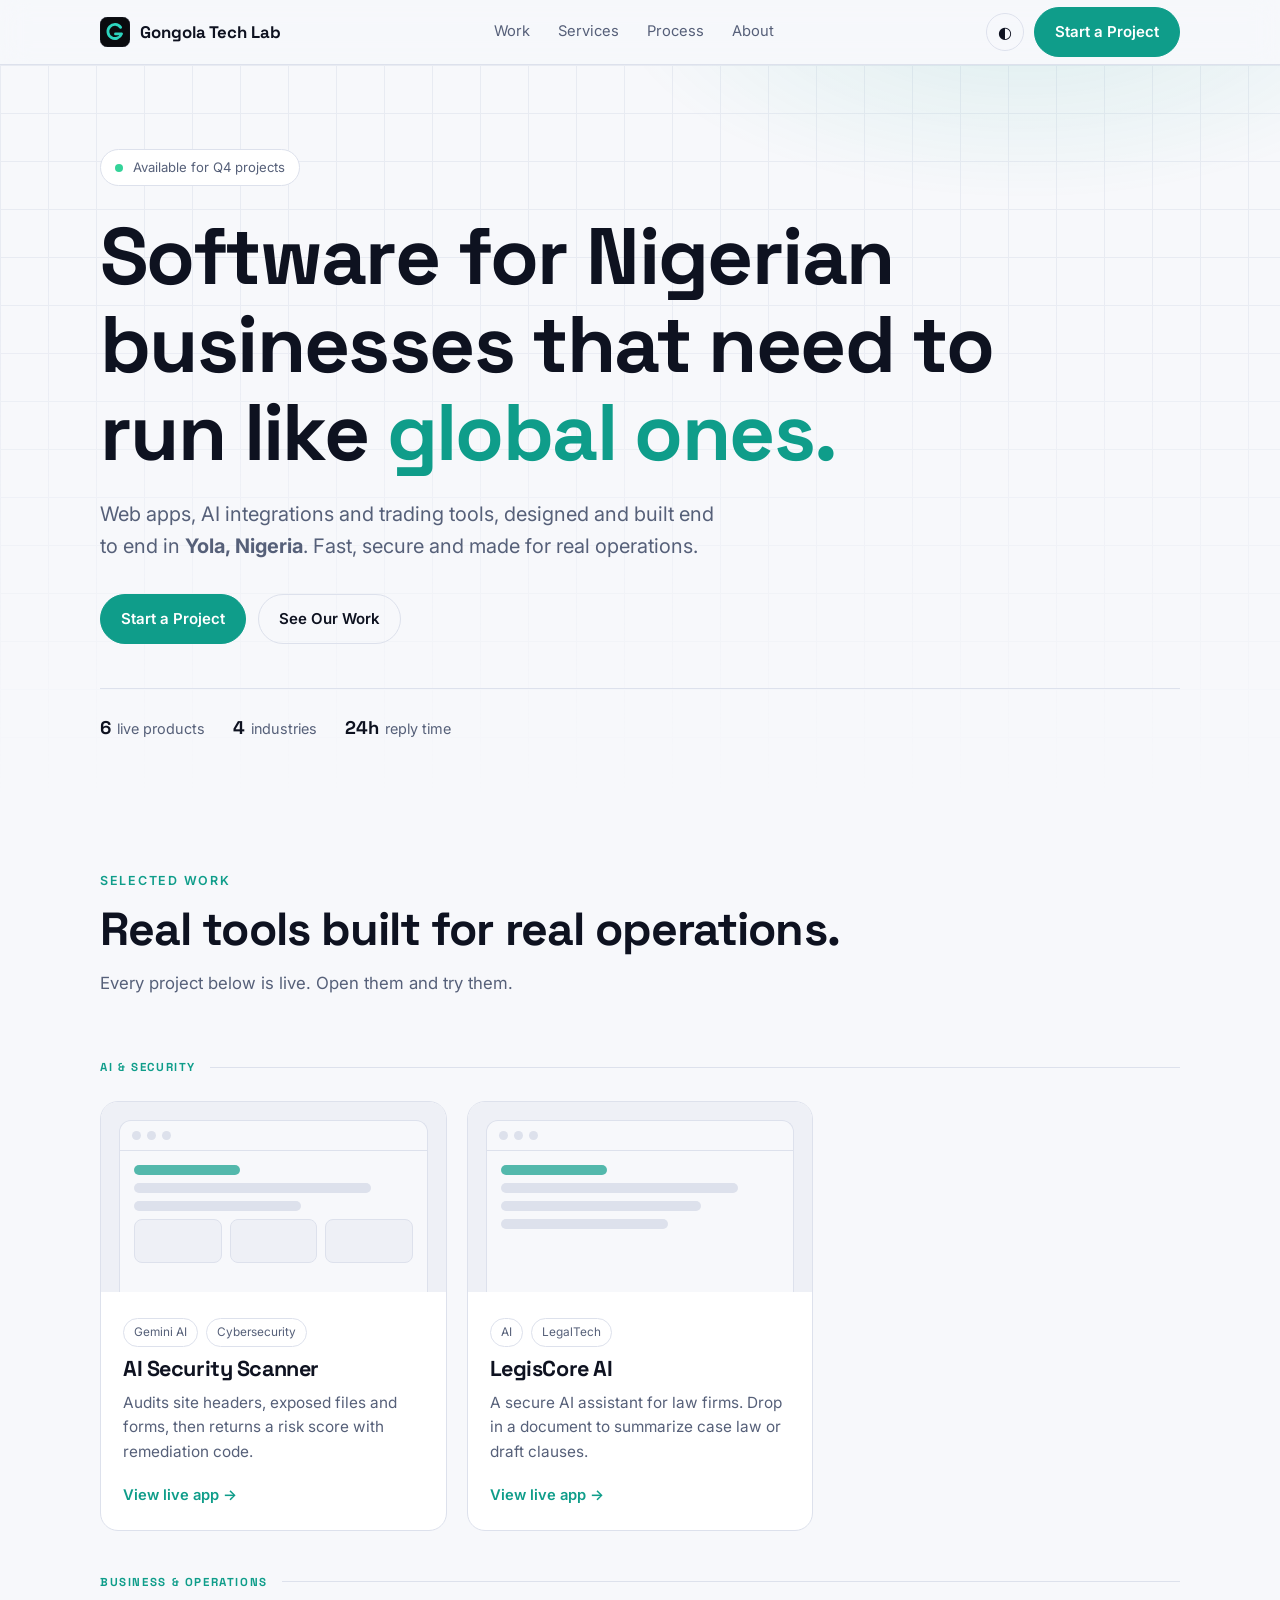
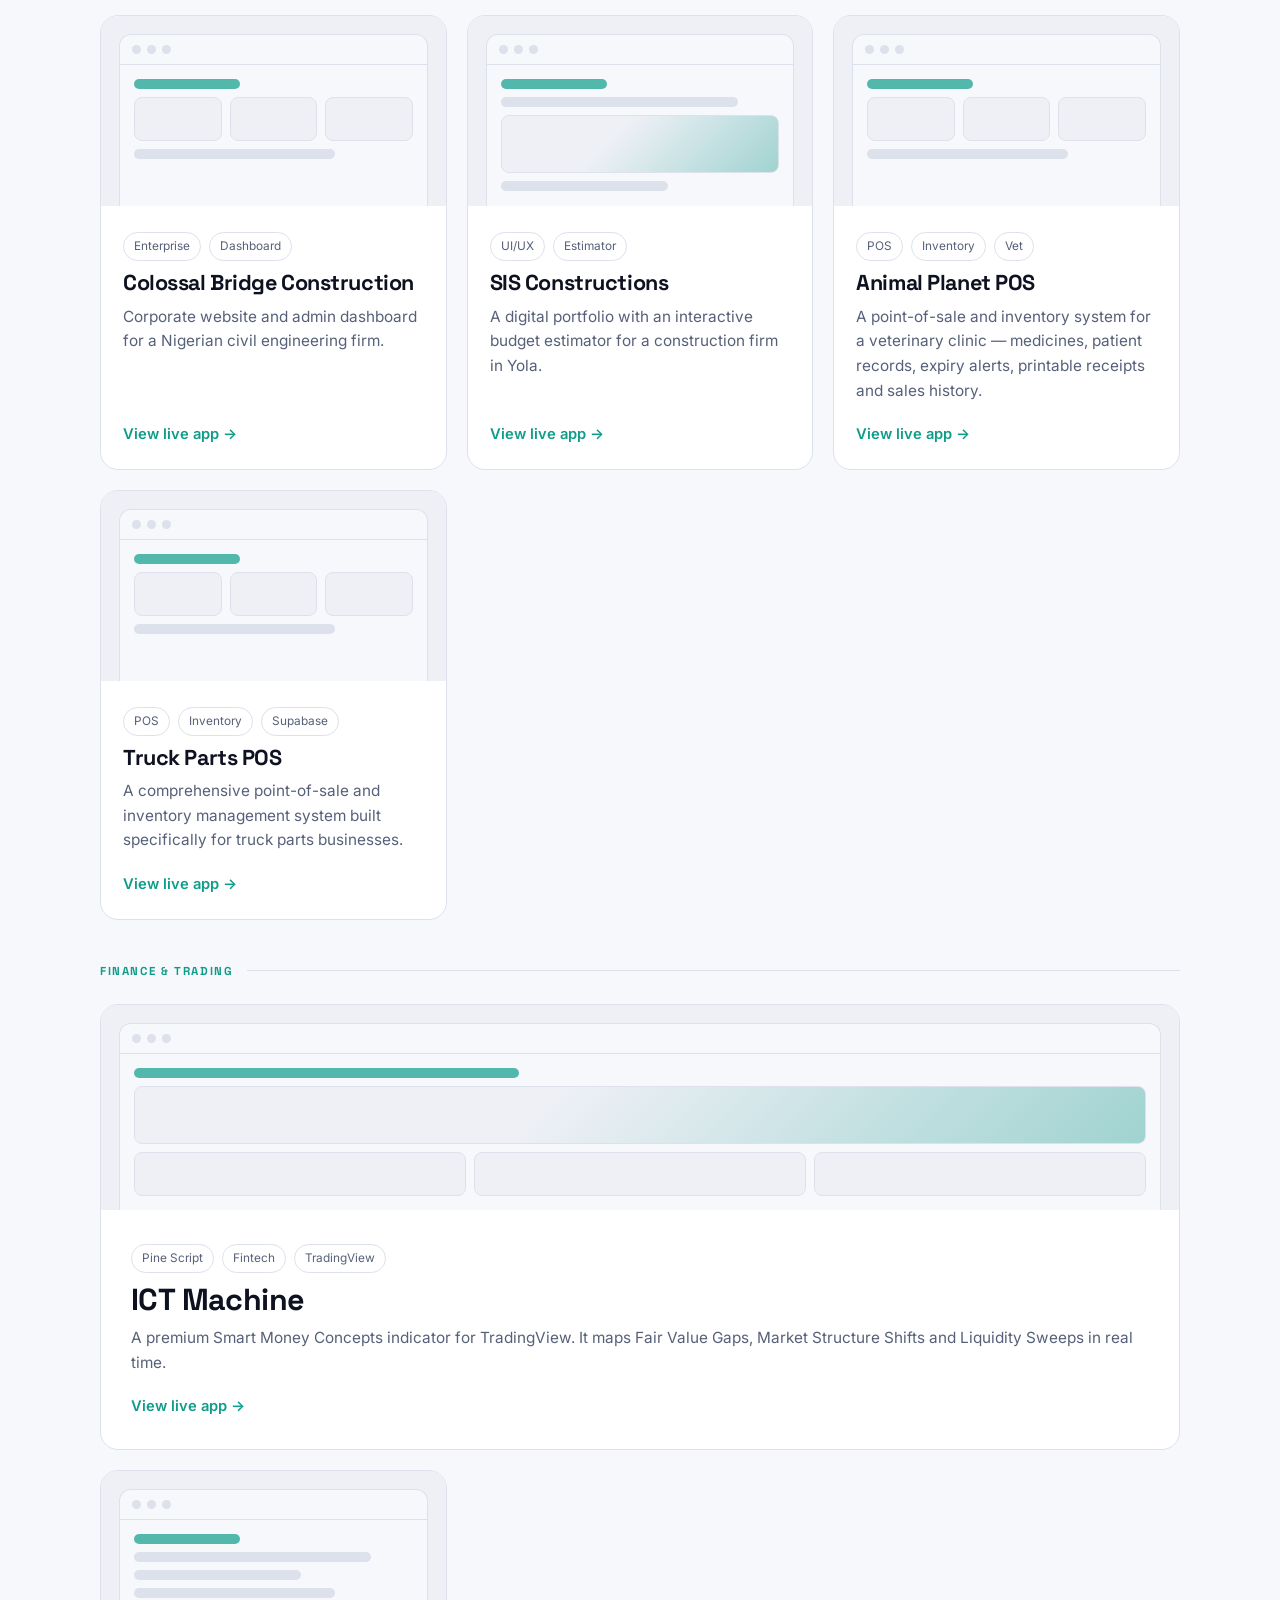
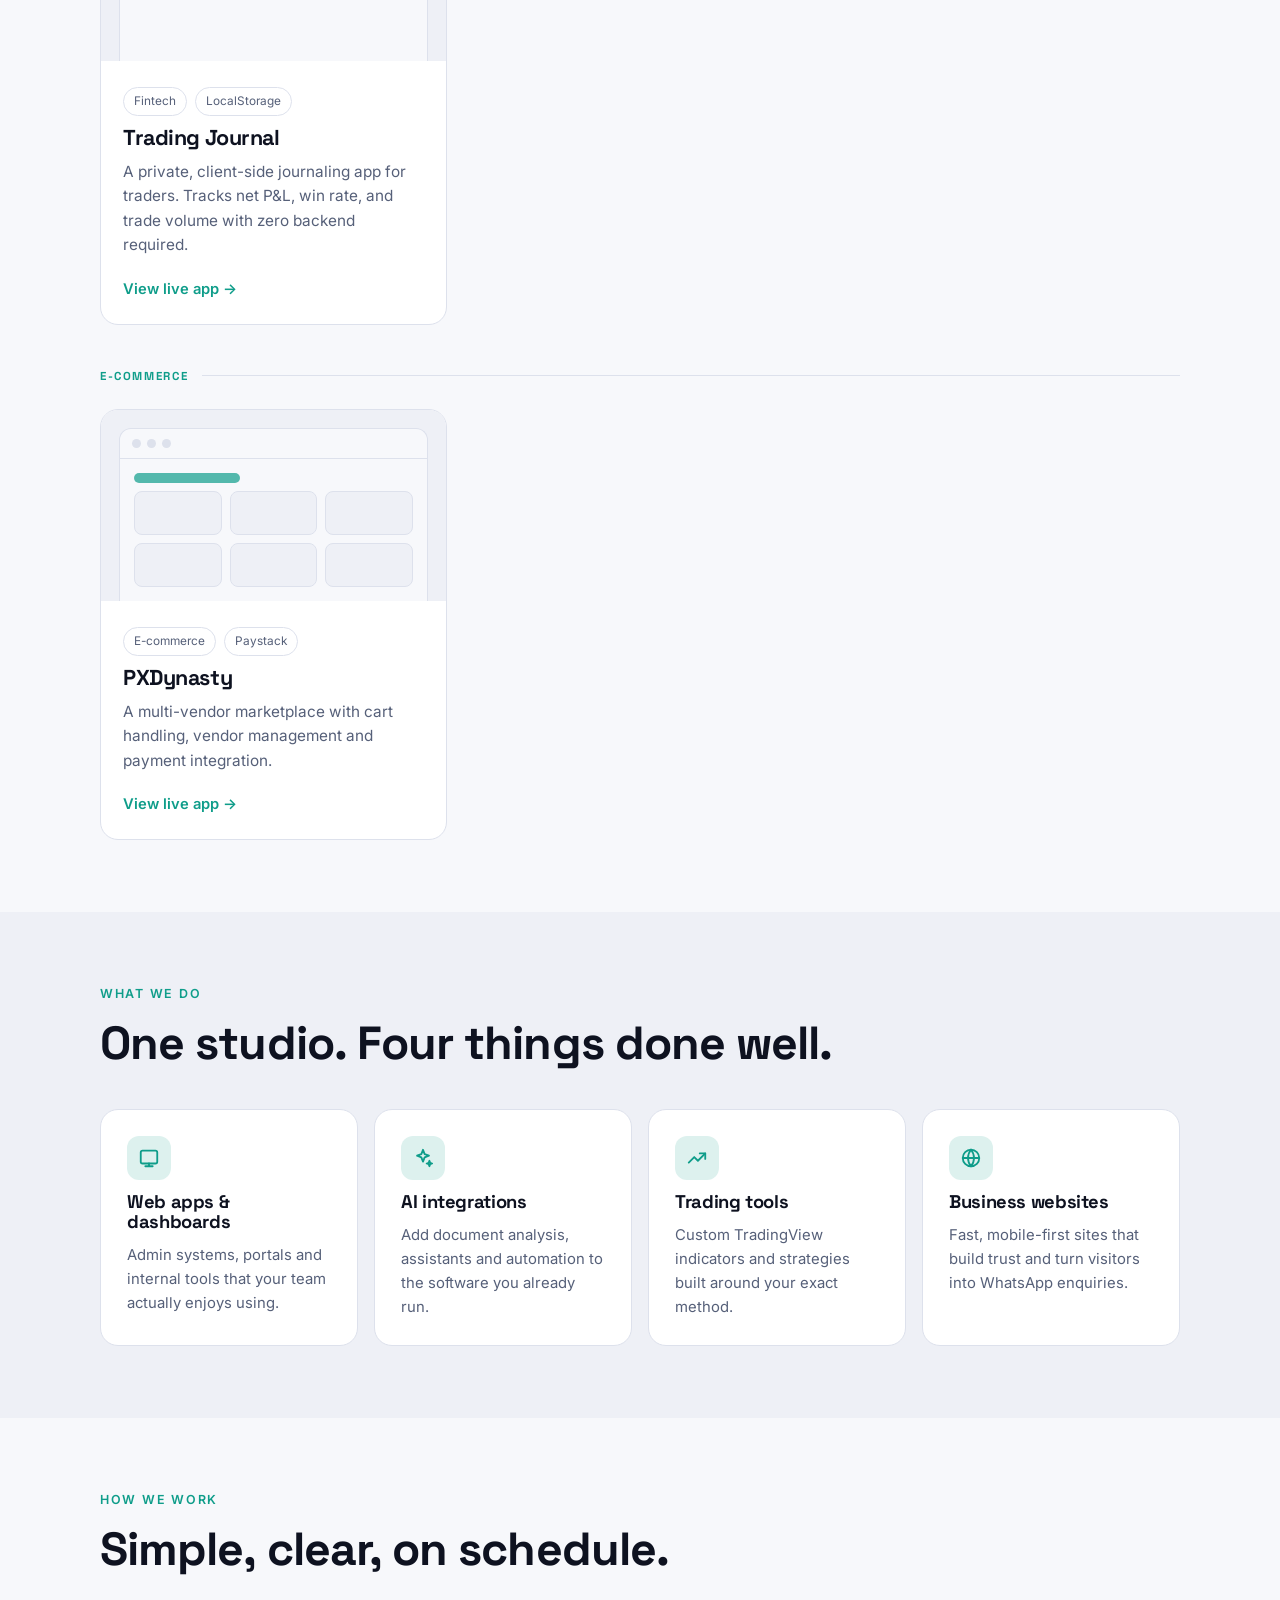
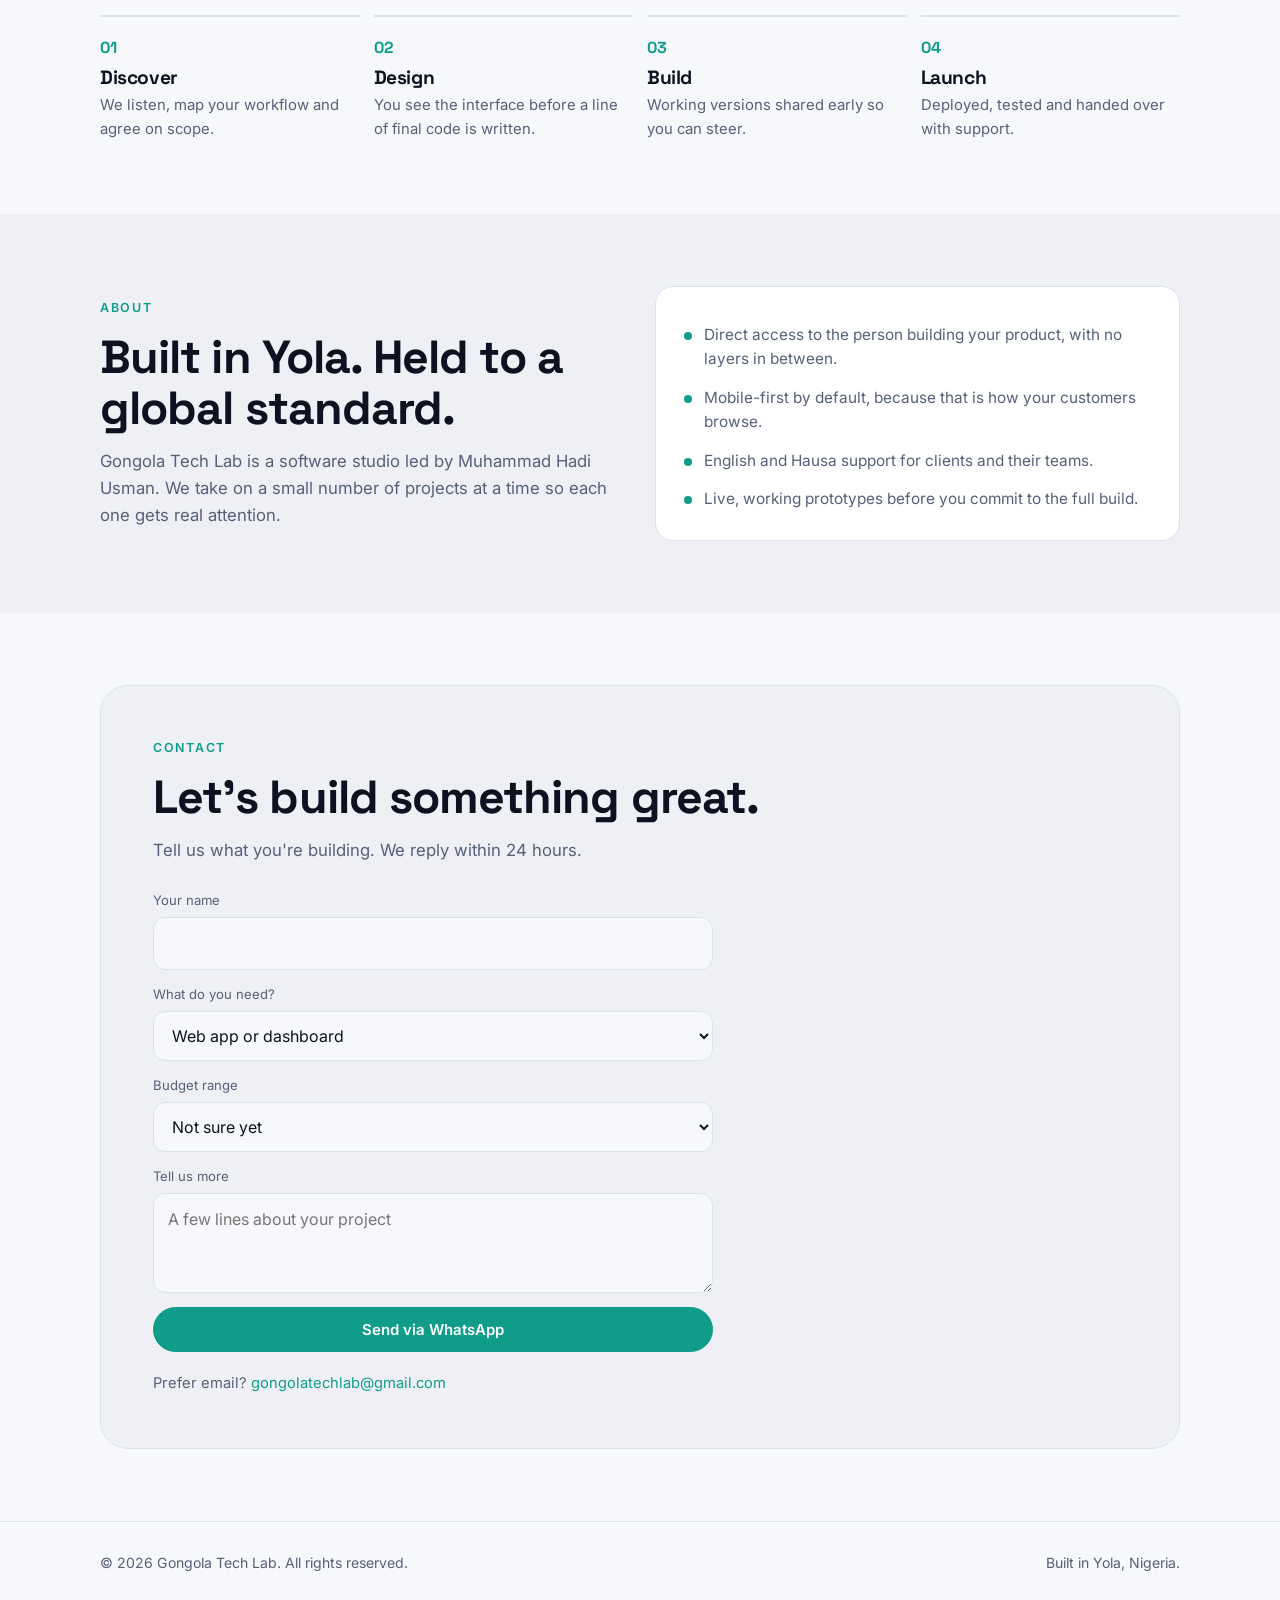
<file: index.html>
<!DOCTYPE html>
<html lang="en">
<head>
<meta charset="utf-8">
<meta name="viewport" content="width=device-width, initial-scale=1">
<title>Software Studio in Yola | Web Apps & AI | Gongola Tech Lab</title>
<meta name="description" content="Gongola Tech Lab is a top software development studio in Yola, Adamawa State. We build custom web apps, AI integrations, and business websites.">
<meta name="theme-color" content="#0A0B0F">
<meta property="og:title" content="Gongola Tech Lab | Software Studio, Yola">
<meta property="og:description" content="Web apps, AI integrations and trading tools. Built in Yola, shipped worldwide.">
<meta property="og:type" content="website">
<meta property="og:url" content="https://gongolatechlab.github.io/">
<meta name="twitter:card" content="summary">
<link rel="icon" href="data:image/svg+xml,%3Csvg xmlns='http://www.w3.org/2000/svg' viewBox='0 0 64 64'%3E%3Crect width='64' height='64' rx='16' fill='%230A0B0F'/%3E%3Cpath d='M44 22a15 15 0 1 0 2 14H33' fill='none' stroke='%232DD4BF' stroke-width='6' stroke-linecap='round' stroke-linejoin='round'/%3E%3C/svg%3E">
<link rel="preconnect" href="https://fonts.googleapis.com">
<link rel="preconnect" href="https://fonts.gstatic.com" crossorigin>
<link href="https://fonts.googleapis.com/css2?family=Inter:wght@400;500;600&family=Space+Grotesk:wght@500;600;700&display=swap" rel="stylesheet">
<style>
:root{
  --bg:#0A0B0F; --bg2:#10121A; --card:#12141C; --line:#222636;
  --text:#EDEFF5; --muted:#9AA1B5; --accent:#2DD4BF; --accent-ink:#04201C;
  --r:18px; --max:1120px;
}
@media (prefers-color-scheme: light){
  :root:not([data-theme="dark"]){
    --bg:#F7F8FB; --bg2:#EEF0F6; --card:#FFFFFF; --line:#DDE1EC;
    --text:#0E1220; --muted:#566079; --accent:#0F9D8A; --accent-ink:#FFFFFF;
  }
}
:root[data-theme="light"]{
  --bg:#F7F8FB; --bg2:#EEF0F6; --card:#FFFFFF; --line:#DDE1EC;
  --text:#0E1220; --muted:#566079; --accent:#0F9D8A; --accent-ink:#FFFFFF;
}
*{box-sizing:border-box;margin:0;padding:0}
html{scroll-behavior:smooth;scroll-padding-top:80px}
body{background:var(--bg);color:var(--text);font-family:Inter,system-ui,sans-serif;line-height:1.6;-webkit-font-smoothing:antialiased;padding-bottom:84px}
h1,h2,h3{font-family:'Space Grotesk',Inter,sans-serif;letter-spacing:-.02em;line-height:1.1}
a{color:inherit;text-decoration:none}
.wrap{max-width:var(--max);margin:0 auto;padding:0 20px}
section{padding:72px 0}
.eyebrow{font-size:.78rem;letter-spacing:.14em;text-transform:uppercase;color:var(--accent);font-weight:600;margin-bottom:14px}
h2{font-size:clamp(1.9rem,5vw,2.9rem);margin-bottom:14px}
.sub{color:var(--muted);max-width:560px;font-size:1.05rem}

/* nav */
nav{position:sticky;top:0;z-index:50;backdrop-filter:blur(14px);background:color-mix(in srgb,var(--bg) 78%,transparent);border-bottom:1px solid var(--line)}
.nav-in{display:flex;align-items:center;justify-content:space-between;height:64px}
.logo{display:flex;align-items:center;gap:10px;font-family:'Space Grotesk';font-weight:700;font-size:1.05rem}
.logo svg{width:30px;height:30px}
.links{display:none;gap:28px;font-size:.92rem;color:var(--muted)}
.links a:hover{color:var(--text)}
.btn{display:inline-flex;align-items:center;gap:8px;padding:12px 20px;border-radius:999px;font-weight:600;font-size:.94rem;border:1px solid var(--line);transition:transform .2s,box-shadow .2s,background .2s;cursor:pointer;font-family:inherit;color:var(--text);background:transparent}
.btn:hover{transform:translateY(-2px)}
.btn.primary{background:var(--accent);color:var(--accent-ink);border-color:var(--accent)}
.btn.primary:hover{box-shadow:0 8px 28px color-mix(in srgb,var(--accent) 40%,transparent)}
.nav-cta{display:none}
.theme{background:none;border:1px solid var(--line);color:var(--text);width:38px;height:38px;border-radius:50%;cursor:pointer;font-size:1rem}
@media(min-width:800px){.links{display:flex}.nav-cta{display:inline-flex}}

/* hero */
.hero{padding:84px 0 56px;position:relative;overflow:hidden}
.hero::before{content:"";position:absolute;inset:0;background:
  radial-gradient(600px 300px at 80% -10%,color-mix(in srgb,var(--accent) 22%,transparent),transparent 70%),
  linear-gradient(var(--line) 1px,transparent 1px) 0 0/48px 48px,
  linear-gradient(90deg,var(--line) 1px,transparent 1px) 0 0/48px 48px;
  opacity:.55;-webkit-mask-image:linear-gradient(#000 30%,transparent);mask-image:linear-gradient(#000 30%,transparent)}
.hero .wrap{position:relative}
.badge{display:inline-flex;align-items:center;gap:10px;border:1px solid var(--line);background:var(--card);padding:7px 14px;border-radius:999px;font-size:.82rem;color:var(--muted);margin-bottom:26px}
.dot{width:8px;height:8px;border-radius:50%;background:#34D399;box-shadow:0 0 0 0 rgba(52,211,153,.6);animation:pulse 2s infinite}
@keyframes pulse{70%{box-shadow:0 0 0 9px rgba(52,211,153,0)}100%{box-shadow:0 0 0 0 rgba(52,211,153,0)}}
h1{font-size:clamp(2.5rem,8.5vw,5rem);max-width:900px;margin-bottom:22px}
h1 em{font-style:normal;color:var(--accent)}
.hero p.lead{font-size:clamp(1.05rem,2.4vw,1.25rem);color:var(--muted);max-width:620px;margin-bottom:32px}
.cta-row{display:flex;flex-wrap:wrap;gap:12px}
.proof{display:flex;flex-wrap:wrap;gap:10px 28px;margin-top:44px;padding-top:24px;border-top:1px solid var(--line);color:var(--muted);font-size:.9rem}
.proof b{color:var(--text);font-family:'Space Grotesk';font-size:1.15rem;margin-right:6px}

/* work */
.grid{display:grid;gap:20px;margin-top:40px}
@media(min-width:760px){.grid{grid-template-columns:repeat(2,1fr)}.feature{grid-column:span 2}}
@media(min-width:1000px){.grid{grid-template-columns:repeat(3,1fr)}.feature{grid-column:span 3;display:grid;grid-template-columns:1.1fr 1fr;align-items:stretch}}
.card{background:var(--card);border:1px solid var(--line);border-radius:var(--r);overflow:hidden;display:flex;flex-direction:column;transition:transform .25s,border-color .25s,box-shadow .25s}
.card:hover{transform:translateY(-4px);border-color:color-mix(in srgb,var(--accent) 55%,var(--line));box-shadow:0 18px 50px -18px color-mix(in srgb,var(--accent) 40%,transparent)}
.shot{background:var(--bg2);padding:18px 18px 0;min-height:190px}
.frame{border:1px solid var(--line);border-bottom:0;border-radius:12px 12px 0 0;background:var(--bg);overflow:hidden;height:100%;min-height:170px}
.bar{display:flex;gap:6px;padding:10px 12px;border-bottom:1px solid var(--line)}
.bar i{width:9px;height:9px;border-radius:50%;background:var(--line)}
.mock{padding:14px;display:grid;gap:8px}
.mock b{display:block;height:10px;border-radius:6px;background:var(--line)}
.mock b.a{background:color-mix(in srgb,var(--accent) 70%,transparent);width:38%}
.mock b.w1{width:85%}.mock b.w2{width:60%}.mock b.w3{width:72%}
.mock .row{display:grid;grid-template-columns:repeat(3,1fr);gap:8px}
.mock .row span{height:44px;border-radius:8px;background:var(--bg2);border:1px solid var(--line)}
.mock .chart{height:58px;border-radius:8px;background:linear-gradient(135deg,transparent 40%,color-mix(in srgb,var(--accent) 35%,transparent)),var(--bg2);border:1px solid var(--line)}
.body{padding:22px;display:flex;flex-direction:column;gap:10px;flex:1}
.body h3{font-size:1.35rem}
.body p{color:var(--muted);font-size:.96rem}
.tags{display:flex;flex-wrap:wrap;gap:8px;margin-top:4px}
.tags span{font-size:.74rem;padding:4px 10px;border-radius:999px;border:1px solid var(--line);color:var(--muted)}
.view{margin-top:auto;padding-top:10px;font-weight:600;color:var(--accent);font-size:.92rem}
.feature .body{justify-content:center;padding:30px}
.feature .body h3{font-size:1.9rem}

/* services */
.svc{display:grid;gap:16px;margin-top:40px}
@media(min-width:700px){.svc{grid-template-columns:repeat(2,1fr)}}
@media(min-width:1000px){.svc{grid-template-columns:repeat(4,1fr)}}
.svc .card{padding:26px;gap:12px}
.ico{width:44px;height:44px;border-radius:12px;display:grid;place-items:center;background:color-mix(in srgb,var(--accent) 14%,transparent);color:var(--accent)}
.ico svg{width:22px;height:22px}
.svc h3{font-size:1.15rem}
.svc p{color:var(--muted);font-size:.93rem}

/* process */
.steps{display:grid;gap:14px;margin-top:40px;counter-reset:s}
@media(min-width:800px){.steps{grid-template-columns:repeat(4,1fr)}}
.step{border-top:2px solid var(--line);padding-top:18px;counter-increment:s}
.step::before{content:"0" counter(s);font-family:'Space Grotesk';color:var(--accent);font-weight:700}
.step h3{font-size:1.2rem;margin:6px 0}
.step p{color:var(--muted);font-size:.93rem}

/* about */
.about{display:grid;gap:30px;align-items:center}
@media(min-width:800px){.about{grid-template-columns:1fr 1fr}}
.about-card{background:var(--card);border:1px solid var(--line);border-radius:var(--r);padding:28px}
.about-card ul{list-style:none;display:grid;gap:14px;margin-top:8px}
.about-card li{display:flex;gap:12px;color:var(--muted);font-size:.96rem}
.about-card li::before{content:"";flex:none;width:8px;height:8px;margin-top:9px;border-radius:50%;background:var(--accent)}

/* contact */
.contact{background:var(--bg2);border:1px solid var(--line);border-radius:28px;padding:34px 22px}
@media(min-width:800px){.contact{padding:52px}}
form{display:grid;gap:14px;margin-top:26px;max-width:560px}
label{font-size:.82rem;color:var(--muted);display:grid;gap:6px}
input,select,textarea{background:var(--bg);color:var(--text);border:1px solid var(--line);border-radius:12px;padding:13px 14px;font:inherit;font-size:1rem;width:100%}
input:focus,select:focus,textarea:focus{outline:2px solid var(--accent);outline-offset:1px}
textarea{min-height:100px;resize:vertical}
.alt{margin-top:20px;color:var(--muted);font-size:.92rem}
.alt a{color:var(--accent)}

footer{border-top:1px solid var(--line);padding:30px 0;color:var(--muted);font-size:.88rem}
.foot{display:flex;flex-wrap:wrap;gap:10px;justify-content:space-between}

/* mobile bar */
.mbar{position:fixed;left:12px;right:12px;bottom:12px;z-index:60;display:flex;gap:10px;padding:10px;border-radius:999px;background:color-mix(in srgb,var(--card) 88%,transparent);backdrop-filter:blur(14px);border:1px solid var(--line);box-shadow:0 10px 40px rgba(0,0,0,.35)}
.mbar .btn{flex:1;justify-content:center;padding:12px 10px}
@media(min-width:800px){.mbar{display:none}body{padding-bottom:0}}

/* --- DIRECTIONAL WIPE & HOVER EFFECTS --- */
.rv-lr { opacity: 0; transform: translateX(-40px); transition: opacity 0.7s cubic-bezier(0.2, 0.8, 0.2, 1), transform 0.7s cubic-bezier(0.2, 0.8, 0.2, 1); }
.rv-rl { opacity: 0; transform: translateX(40px); transition: opacity 0.7s cubic-bezier(0.2, 0.8, 0.2, 1), transform 0.7s cubic-bezier(0.2, 0.8, 0.2, 1); }
.rv-tb { opacity: 0; transform: translateY(-40px); transition: opacity 0.7s cubic-bezier(0.2, 0.8, 0.2, 1), transform 0.7s cubic-bezier(0.2, 0.8, 0.2, 1); }
.rv-bt { opacity: 0; transform: translateY(40px); transition: opacity 0.7s cubic-bezier(0.2, 0.8, 0.2, 1), transform 0.7s cubic-bezier(0.2, 0.8, 0.2, 1); }
.rv-lr.in, .rv-rl.in, .rv-tb.in, .rv-bt.in { opacity: 1; transform: translate(0); }

/* Hover Wipe Overlay */
.card { position: relative; }
.card::before {
  content: ""; position: absolute; top: 0; left: -100%; width: 100%; height: 100%;
  background: linear-gradient(90deg, transparent, rgba(45, 212, 191, 0.08), transparent);
  transition: left 0.6s ease; pointer-events: none; z-index: 1;
}
.card:hover::before { left: 100%; }

@media(prefers-reduced-motion:reduce){
  *{animation:none!important;transition:none!important}
  .rv-lr,.rv-rl,.rv-tb,.rv-bt{opacity:1;transform:none}
  html{scroll-behavior:auto}
}
</style>

  <!-- Local Business Schema for SEO -->
  <script type="application/ld+json">
  {
    "@context": "https://schema.org",
    "@type": "ProfessionalService",
    "name": "Gongola Tech Lab",
    "image": "https://gongolatechlab.github.io/og-image.jpg",
    "@id": "https://gongolatechlab.github.io/",
    "url": "https://gongolatechlab.github.io/",
    "telephone": "+2349063200718",
    "email": "gongolatechlab@gmail.com",
    "address": {
      "@type": "PostalAddress",
      "addressLocality": "Jimeta-Yola",
      "addressRegion": "Adamawa",
      "addressCountry": "NG"
    },
    "areaServed": [
      {"@type": "City", "name": "Yola"},
      {"@type": "State", "name": "Adamawa"},
      {"@type": "Country", "name": "Nigeria"}
    ],
    "description": "Software development studio in Yola building custom web apps, AI integrations, and trading tools.",
    "sameAs": [
      "https://x.com/shehulhadii",
      "https://linkedin.com/in/shehulhadii"
    ]
  }
  </script>

</head>
<body>

<nav>
  <div class="wrap nav-in">
    <a href="#top" class="logo" aria-label="Gongola Tech Lab home">
      <svg viewBox="0 0 64 64"><rect width="64" height="64" rx="16" fill="#0A0B0F" stroke="#222636"/><path d="M44 22a15 15 0 1 0 2 14H33" fill="none" stroke="#2DD4BF" stroke-width="6" stroke-linecap="round" stroke-linejoin="round"/></svg>
      Gongola Tech Lab
    </a>
    <div class="links">
      <a href="#work">Work</a><a href="#services">Services</a><a href="#process">Process</a><a href="#about">About</a>
    </div>
    <div style="display:flex;gap:10px;align-items:center">
      <button class="theme" id="theme" aria-label="Toggle theme">&#9680;</button>
      <a href="#contact" class="btn primary nav-cta">Start a Project</a>
    </div>
  </div>
</nav>

<header class="hero" id="top">
  <div class="wrap">
    <div class="badge"><span class="dot"></span>Available for Q4 projects</div>
    <h1>Software for Nigerian businesses that need to run like <em>global ones.</em></h1>
    <p class="lead">Web apps, AI integrations and trading tools, designed and built end to end in <strong>Yola, Nigeria</strong>. Fast, secure and made for real operations.</p>
    <div class="cta-row">
      <a href="#contact" class="btn primary">Start a Project</a>
      <a href="#work" class="btn">See Our Work</a>
    </div>
    <div class="proof">
      <span><b>6</b>live products</span>
      <span><b>4</b>industries</span>
      <span><b>24h</b>reply time</span>
    </div>
  </div>
</header>

<section id="work">
  <div class="wrap">
    <div class="eyebrow rv-lr">Selected work</div>
    <h2>Real tools built for real operations.</h2>
    <p class="sub">Every project below is live. Open them and try them.</p>

    <div class="grid">
      <div class="cat-divider rv" style="grid-column:1/-1;width:100%;display:flex;align-items:center;gap:14px;margin:22px 0 4px">
        <span style="font-family:'Space Grotesk',sans-serif;font-size:.72rem;font-weight:700;letter-spacing:.14em;text-transform:uppercase;color:var(--accent)">AI &amp; Security</span>
        <span style="flex:1;height:1px;background:var(--line)"></span>
      </div>
      <a class="card rv" href="https://gongolatechlab.github.io/security-scanner/" target="_blank" rel="noopener">
        <div class="shot"><div class="frame"><div class="bar"><i></i><i></i><i></i></div><div class="mock"><b class="a"></b><b class="w1"></b><b class="w2"></b><div class="row"><span></span><span></span><span></span></div></div></div></div>
        <div class="body"><div class="tags"><span>Gemini AI</span><span>Cybersecurity</span></div><h3>AI Security Scanner</h3><p>Audits site headers, exposed files and forms, then returns a risk score with remediation code.</p><span class="view">View live app &rarr;</span></div>
      </a>
      <a class="card rv" href="https://gongolatechlab.github.io/ai-prototype/" target="_blank" rel="noopener">
        <div class="shot"><div class="frame"><div class="bar"><i></i><i></i><i></i></div><div class="mock"><b class="a"></b><b class="w1"></b><b class="w3"></b><b class="w2"></b></div></div></div>
        <div class="body"><div class="tags"><span>AI</span><span>LegalTech</span></div><h3>LegisCore AI</h3><p>A secure AI assistant for law firms. Drop in a document to summarize case law or draft clauses.</p><span class="view">View live app &rarr;</span></div>
      </a>
      <div class="cat-divider rv" style="grid-column:1/-1;width:100%;display:flex;align-items:center;gap:14px;margin:22px 0 4px">
        <span style="font-family:'Space Grotesk',sans-serif;font-size:.72rem;font-weight:700;letter-spacing:.14em;text-transform:uppercase;color:var(--accent)">Business &amp; Operations</span>
        <span style="flex:1;height:1px;background:var(--line)"></span>
      </div>
      <a class="card rv" href="https://gongolatechlab.github.io/cbcnigerialtd/" target="_blank" rel="noopener">
        <div class="shot"><div class="frame"><div class="bar"><i></i><i></i><i></i></div><div class="mock"><b class="a"></b><div class="row"><span></span><span></span><span></span></div><b class="w3"></b></div></div></div>
        <div class="body"><div class="tags"><span>Enterprise</span><span>Dashboard</span></div><h3>Colossal Bridge Construction</h3><p>Corporate website and admin dashboard for a Nigerian civil engineering firm.</p><span class="view">View live app &rarr;</span></div>
      </a>
      <a class="card rv" href="https://gongolatechlab.github.io/sis-construction/" target="_blank" rel="noopener">
        <div class="shot"><div class="frame"><div class="bar"><i></i><i></i><i></i></div><div class="mock"><b class="a"></b><b class="w1"></b><div class="chart"></div><b class="w2"></b></div></div></div>
        <div class="body"><div class="tags"><span>UI/UX</span><span>Estimator</span></div><h3>SIS Constructions</h3><p>A digital portfolio with an interactive budget estimator for a construction firm in Yola.</p><span class="view">View live app &rarr;</span></div>
      </a>
      <a class="card rv" href="https://gongolatechlab.github.io/animal-planet/pos/" target="_blank" rel="noopener">
        <div class="shot"><div class="frame"><div class="bar"><i></i><i></i><i></i></div><div class="mock"><b class="a"></b><div class="row"><span></span><span></span><span></span></div><b class="w3"></b></div></div></div>
        <div class="body"><div class="tags"><span>POS</span><span>Inventory</span><span>Vet</span></div><h3>Animal Planet POS</h3><p>A point-of-sale and inventory system for a veterinary clinic — medicines, patient records, expiry alerts, printable receipts and sales history.</p><span class="view">View live app &rarr;</span></div>
      </a>
      <a class="card rv" href="https://gongolatechlab.github.io/truckparts-pos/" target="_blank" rel="noopener">
        <div class="shot"><div class="frame"><div class="bar"><i></i><i></i><i></i></div><div class="mock"><b class="a"></b><div class="row"><span></span><span></span><span></span></div><b class="w3"></b></div></div></div>
        <div class="body"><div class="tags"><span>POS</span><span>Inventory</span><span>Supabase</span></div><h3>Truck Parts POS</h3><p>A comprehensive point-of-sale and inventory management system built specifically for truck parts businesses.</p><span class="view">View live app &rarr;</span></div>
      </a>
      <div class="cat-divider rv" style="grid-column:1/-1;width:100%;display:flex;align-items:center;gap:14px;margin:22px 0 4px">
        <span style="font-family:'Space Grotesk',sans-serif;font-size:.72rem;font-weight:700;letter-spacing:.14em;text-transform:uppercase;color:var(--accent)">Finance &amp; Trading</span>
        <span style="flex:1;height:1px;background:var(--line)"></span>
      </div>
      <a class="card feature rv" href="https://gongolatechlab.github.io/ict-machine/" target="_blank" rel="noopener">
        <div class="shot"><div class="frame"><div class="bar"><i></i><i></i><i></i></div><div class="mock"><b class="a"></b><div class="chart"></div><div class="row"><span></span><span></span><span></span></div></div></div></div>
        <div class="body">
          <div class="tags"><span>Pine Script</span><span>Fintech</span><span>TradingView</span></div>
          <h3>ICT Machine</h3>
          <p>A premium Smart Money Concepts indicator for TradingView. It maps Fair Value Gaps, Market Structure Shifts and Liquidity Sweeps in real time.</p>
          <span class="view">View live app &rarr;</span>
        </div>
      </a>
      <a class="card rv" href="https://gongolatechlab.github.io/trading-journal/" target="_blank" rel="noopener">
        <div class="shot"><div class="frame"><div class="bar"><i></i><i></i><i></i></div><div class="mock"><b class="a"></b><b class="w1"></b><b class="w2"></b><b class="w3"></b></div></div></div>
        <div class="body"><div class="tags"><span>Fintech</span><span>LocalStorage</span></div><h3>Trading Journal</h3><p>A private, client-side journaling app for traders. Tracks net P&L, win rate, and trade volume with zero backend required.</p><span class="view">View live app &rarr;</span></div>
      </a>
      <div class="cat-divider rv" style="grid-column:1/-1;width:100%;display:flex;align-items:center;gap:14px;margin:22px 0 4px">
        <span style="font-family:'Space Grotesk',sans-serif;font-size:.72rem;font-weight:700;letter-spacing:.14em;text-transform:uppercase;color:var(--accent)">E-commerce</span>
        <span style="flex:1;height:1px;background:var(--line)"></span>
      </div>
      <a class="card rv" href="https://shehulhadi.github.io/pxdynasty/" target="_blank" rel="noopener">
        <div class="shot"><div class="frame"><div class="bar"><i></i><i></i><i></i></div><div class="mock"><b class="a"></b><div class="row"><span></span><span></span><span></span></div><div class="row"><span></span><span></span><span></span></div></div></div></div>
        <div class="body"><div class="tags"><span>E-commerce</span><span>Paystack</span></div><h3>PXDynasty</h3><p>A multi-vendor marketplace with cart handling, vendor management and payment integration.</p><span class="view">View live app &rarr;</span></div>
      </a>
    </div>
  </div>
</section>

<section id="services" style="background:var(--bg2)">
  <div class="wrap">
    <div class="eyebrow rv-rl">What we do</div>
    <h2>One studio. Four things done well.</h2>
    <div class="svc">
      <div class="card rv"><div class="ico"><svg viewBox="0 0 24 24" fill="none" stroke="currentColor" stroke-width="2" stroke-linecap="round" stroke-linejoin="round"><rect x="3" y="4" width="18" height="14" rx="2"/><path d="M8 21h8M12 18v3"/></svg></div><h3>Web apps &amp; dashboards</h3><p>Admin systems, portals and internal tools that your team actually enjoys using.</p></div>
      <div class="card rv"><div class="ico"><svg viewBox="0 0 24 24" fill="none" stroke="currentColor" stroke-width="2" stroke-linecap="round" stroke-linejoin="round"><path d="M12 3l1.8 4.7L18.5 9.5l-4.7 1.8L12 16l-1.8-4.7L5.5 9.5l4.7-1.8z"/><path d="M19 15l.8 2.2L22 18l-2.2.8L19 21l-.8-2.2L16 18l2.2-.8z"/></svg></div><h3>AI integrations</h3><p>Add document analysis, assistants and automation to the software you already run.</p></div>
      <div class="card rv"><div class="ico"><svg viewBox="0 0 24 24" fill="none" stroke="currentColor" stroke-width="2" stroke-linecap="round" stroke-linejoin="round"><path d="M3 17l6-6 4 4 8-8"/><path d="M15 7h6v6"/></svg></div><h3>Trading tools</h3><p>Custom TradingView indicators and strategies built around your exact method.</p></div>
      <div class="card rv"><div class="ico"><svg viewBox="0 0 24 24" fill="none" stroke="currentColor" stroke-width="2" stroke-linecap="round" stroke-linejoin="round"><circle cx="12" cy="12" r="9"/><path d="M3 12h18M12 3a14 14 0 0 1 0 18M12 3a14 14 0 0 0 0 18"/></svg></div><h3>Business websites</h3><p>Fast, mobile-first sites that build trust and turn visitors into WhatsApp enquiries.</p></div>

      

    </div>
  </div>
</section>

<section id="process">
  <div class="wrap">
    <div class="eyebrow rv-lr">How we work</div>
    <h2>Simple, clear, on schedule.</h2>
    <div class="steps">
      <div class="step rv"><h3>Discover</h3><p>We listen, map your workflow and agree on scope.</p></div>
      <div class="step rv"><h3>Design</h3><p>You see the interface before a line of final code is written.</p></div>
      <div class="step rv"><h3>Build</h3><p>Working versions shared early so you can steer.</p></div>
      <div class="step rv"><h3>Launch</h3><p>Deployed, tested and handed over with support.</p></div>

      

    </div>
  </div>
</section>

<section id="about" style="background:var(--bg2)">
  <div class="wrap about">
    <div class="rv">
      <div class="eyebrow rv-rl">About</div>
      <h2>Built in Yola. Held to a global standard.</h2>
      <p class="sub">Gongola Tech Lab is a software studio led by Muhammad Hadi Usman. We take on a small number of projects at a time so each one gets real attention.</p>
    </div>
    <div class="about-card rv">
      <ul>
        <li>Direct access to the person building your product, with no layers in between.</li>
        <li>Mobile-first by default, because that is how your customers browse.</li>
        <li>English and Hausa support for clients and their teams.</li>
        <li>Live, working prototypes before you commit to the full build.</li>
      </ul>

      

    </div>
  </div>
</section>

<section id="contact">
  <div class="wrap">
    <div class="contact rv">
      <div class="eyebrow rv-lr">Contact</div>
      <h2>Let's build something great.</h2>
      <p class="sub">Tell us what you're building. We reply within 24 hours.</p>
      <form id="lead">
        <label>Your name<input name="name" required autocomplete="name"></label>
        <label>What do you need?
          <select name="need">
            <option>Web app or dashboard</option><option>AI integration</option><option>Trading indicator / strategy</option><option>Business website</option><option>Something else</option>
          </select>
        </label>
        <label>Budget range<select name="budget"><option>Not sure yet</option><option>Under &#8358;250,000</option><option>&#8358;250,000 – &#8358;1,000,000</option><option>&#8358;1,000,000+</option></select></label>
        <label>Tell us more<textarea name="msg" placeholder="A few lines about your project"></textarea></label>
        <button class="btn primary" type="submit" style="justify-content:center">Send via WhatsApp</button>
      </form>
      <p class="alt">Prefer email? <a href="mailto:gongolatechlab@gmail.com">gongolatechlab@gmail.com</a></p>

      

    </div>
  </div>
</section>

<footer>
  <div class="wrap foot">
    <span>&copy; 2026 Gongola Tech Lab. All rights reserved.</span>
    <span>Built in Yola, Nigeria.</span>
  </div>
</footer>

<div class="mbar">
  <a class="btn" href="https://wa.me/2349063200718" target="_blank" rel="noopener">WhatsApp</a>
  <a class="btn primary" href="#contact">Start a Project</a>
</div>

<script>
(function(){
  var io=new IntersectionObserver(function(es){
    es.forEach(function(e){
      if(e.isIntersecting){ e.target.classList.add('in'); io.unobserve(e.target); }
    })
  },{threshold:.12});

  // Auto-assign wipe directions to cards
  var cards = document.querySelectorAll('.card, .step');
  cards.forEach(function(el, index) {
    // Remove old class if it exists
    el.classList.remove('rv');
    // Assign alternating directions
    var dirs = ['rv-lr', 'rv-bt', 'rv-rl', 'rv-tb'];
    el.classList.add(dirs[index % 4]);
    io.observe(el);
  });

  // Observe other generic reveal elements
  document.querySelectorAll('.rv-tb, .rv-bt, .rv-lr, .rv-rl').forEach(function(el){
    if(!el.classList.contains('card') && !el.classList.contains('step')) {
       io.observe(el);
    }
  });

  document.getElementById('lead').addEventListener('submit',function(e){
    e.preventDefault();
    var f=new FormData(e.target);
    var t='Hello Gongola Tech Lab, my name is '+f.get('name')+'.%0AI need: '+f.get('need')+'%0ABudget: '+f.get('budget')+'%0A'+encodeURIComponent(f.get('msg')||'');
    window.open('https://wa.me/2349063200718?text='+t,'_blank');
  });

  var root=document.documentElement;
  try{var s=localStorage.getItem('gtl-theme');if(s)root.setAttribute('data-theme',s)}catch(e){}
  document.getElementById('theme').addEventListener('click',function(){
    var cur=root.getAttribute('data-theme')||(matchMedia('(prefers-color-scheme: light)').matches?'light':'dark');
    var next=cur==='dark'?'light':'dark';
    root.setAttribute('data-theme',next);
    try{localStorage.setItem('gtl-theme',next)}catch(e){}
  });
})();
</script>
</body>
</html>
</file>
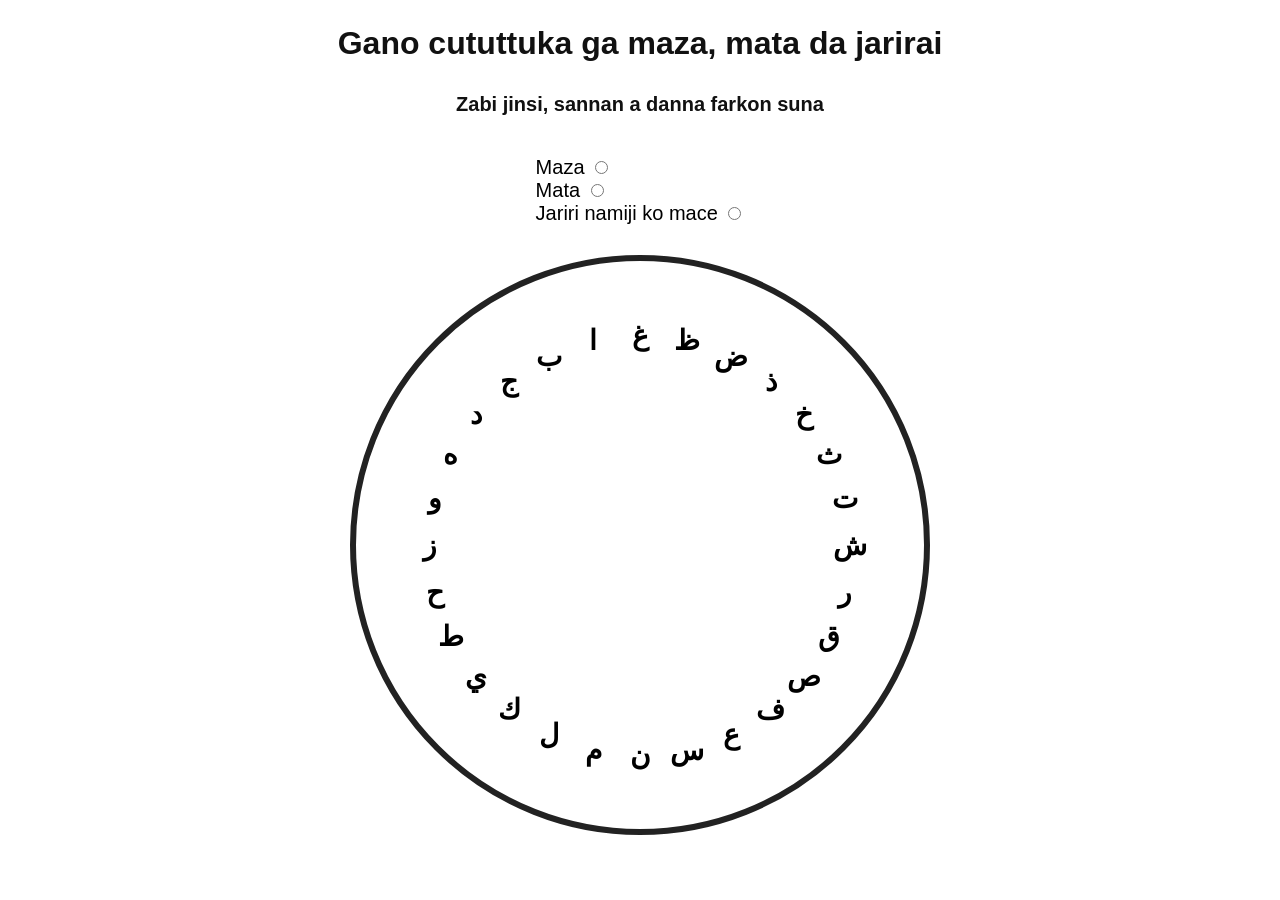
<file: dibbul-huruf/index.html>
<!doctype html>
<html lang="ar">
<head>
<meta charset="utf-8" />
<meta name="viewport" content="width=device-width,initial-scale=1" />
<title>Dibbul Huruf</title>

<style>
  :root{
    --count: 28;
    --step: calc(360deg / var(--count));
    --radius: 210px;
    --box-w: 62px;
    --box-h: 62px;
    --ring-size: 580px;
    --bg: #ffffff;
    --stroke: #222;
    --font-size-letter: 28px;
  }

  html,body{
    height:100%;
    margin:0;
    background:var(--bg);
    display:flex;
    flex-direction:column;
    align-items:center;
    justify-content:flex-start;
    font-family: "Noto Naskh Arabic","Scheherazade New","Amiri",sans-serif;
    direction: rtl;
    text-align:center;
  }

  h1{
    margin-top:25px;
    font-size:32px;
    color:#111;
    font-weight:700;
  }

  h3{
    margin-top:10px;
    font-size:20px;
    color:#111;
    font-weight:600;
  }

  .options{
    margin:20px 0 30px 0;
    font-size:20px;
    text-align:left;
  }

  .options label{
    margin:0 15px;
    cursor:pointer;
  }

  a{ text-decoration:none; color:inherit; }

  .stage{ width:var(--ring-size); height:var(--ring-size); position:relative; }

  .ring{
    position:absolute;
    inset:0;
    border-radius:50%;
    border:6px solid var(--stroke);
  }

  .slots{ position:absolute; inset:0; }

  .slot{
    --i: 0;
    position:absolute;
    width:var(--box-w);
    height:var(--box-h);
    left:calc(50% - var(--box-w)/2);
    top:calc(50% - var(--box-h)/2);
    transform:
      rotate(calc(var(--i)*var(--step)))
      translateY(calc(-1 * var(--radius)))
      rotate(calc(-1 * var(--i)*var(--step)));
  }

  .box{
    width:100%;
    height:100%;
    display:flex;
    justify-content:center;
    align-items:center;
    font-size:var(--font-size-letter);
    font-weight:700;
    color:#000;
  }

  @media (max-width:520px){
    :root{
      --ring-size: 360px;
      --radius: 135px;
      --box-w: 48px;
      --box-h: 48px;
      --font-size-letter: 20px;
    }
  }
</style>

<script>
function saveSelection(type){
  localStorage.setItem("selection", type);
}
</script>

</head>
<body>

<h1>Gano cututtuka ga maza, mata da jarirai</h1>
<h3>Zabi jinsi, sannan a danna farkon suna</h3>

<div class="options">
  <label>
    <input type="radio" name="opt" value="maza" onclick="saveSelection('maza')">
    Maza
  </label><br>
  <label>
    <input type="radio" name="opt" value="mata" onclick="saveSelection('mata')">
    Mata
  </label><br>
  <label>
    <input type="radio" name="opt" value="jariri" onclick="saveSelection('jariri')">
    Jariri namiji ko mace
  </label>
</div>

<div class="stage">
  <div class="ring"></div>

  <div class="slots">
    <div class="slot" style="--i:0"><a href="pages/ghayn.html" class="box letter-link">غ</a></div>
    <div class="slot" style="--i:1"><a href="pages/zha.html" class="box letter-link">ظ</a></div>
    <div class="slot" style="--i:2"><a href="pages/dad.html" class="box letter-link">ض</a></div>
    <div class="slot" style="--i:3"><a href="pages/dhal.html" class="box letter-link">ذ</a></div>
    <div class="slot" style="--i:4"><a href="pages/kha.html" class="box letter-link">خ</a></div>
    <div class="slot" style="--i:5"><a href="pages/tha.html" class="box letter-link">ث</a></div>
    <div class="slot" style="--i:6"><a href="pages/ta2.html" class="box letter-link">ت</a></div>
    <div class="slot" style="--i:7"><a href="pages/shin.html" class="box letter-link">ش</a></div>
    <div class="slot" style="--i:8"><a href="pages/ra.html" class="box letter-link">ر</a></div>
    <div class="slot" style="--i:9"><a href="pages/qaf.html" class="box letter-link">ق</a></div>
    <div class="slot" style="--i:10"><a href="pages/sad.html" class="box letter-link">ص</a></div>
    <div class="slot" style="--i:11"><a href="pages/fa.html" class="box letter-link">ف</a></div>
    <div class="slot" style="--i:12"><a href="pages/ayn.html" class="box letter-link">ع</a></div>
    <div class="slot" style="--i:13"><a href="pages/sin.html" class="box letter-link">س</a></div>
    <div class="slot" style="--i:14"><a href="pages/nun.html" class="box letter-link">ن</a></div>
    <div class="slot" style="--i:15"><a href="pages/mim.html" class="box letter-link">م</a></div>
    <div class="slot" style="--i:16"><a href="pages/lam.html" class="box letter-link">ل</a></div>
    <div class="slot" style="--i:17"><a href="pages/kaf.html" class="box letter-link">ك</a></div>
    <div class="slot" style="--i:18"><a href="pages/ya.html" class="box letter-link">ي</a></div>
    <div class="slot" style="--i:19"><a href="pages/ta.html" class="box letter-link">ط</a></div>
    <div class="slot" style="--i:20"><a href="pages/ha2.html" class="box letter-link">ح</a></div>
    <div class="slot" style="--i:21"><a href="pages/zal.html" class="box letter-link">ز</a></div>
    <div class="slot" style="--i:22"><a href="pages/waw.html" class="box letter-link">و</a></div>
    <div class="slot" style="--i:23"><a href="pages/ha.html" class="box letter-link">ه</a></div>
    <div class="slot" style="--i:24"><a href="pages/dal.html" class="box letter-link">د</a></div>
    <div class="slot" style="--i:25"><a href="pages/jim.html" class="box letter-link">ج</a></div>
    <div class="slot" style="--i:26"><a href="pages/ba.html" class="box letter-link">ب</a></div>
    <div class="slot" style="--i:27"><a href="pages/alif.html" class="box letter-link">ا</a></div>
  </div>
</div>

<script>
document.querySelectorAll(".letter-link").forEach(link => {
  link.addEventListener("click", function(e){
    const selected = document.querySelector('input[name="opt"]:checked');
    if (!selected) {
      e.preventDefault();
      alert("A fara zabar jinsi kafin a danna harafi.");
    }
  });
});
</script>

</body>
</html>
</file>
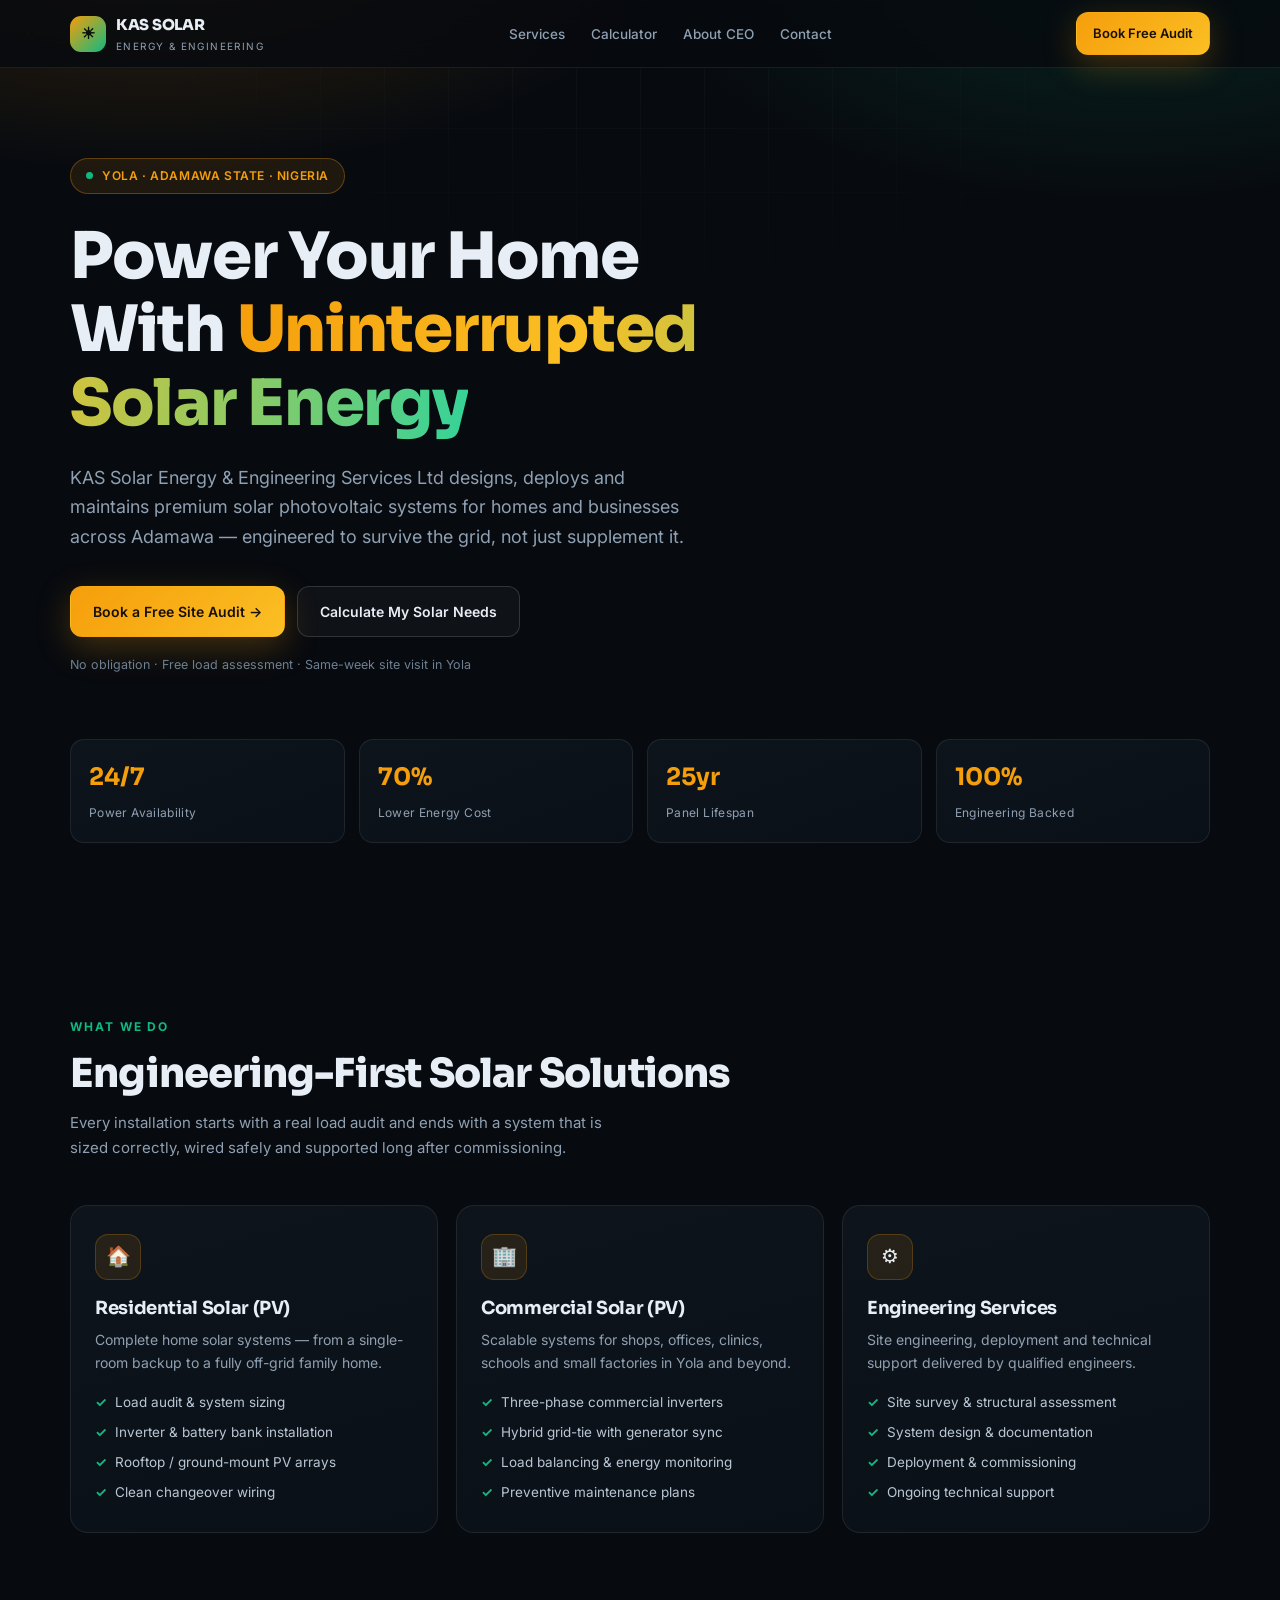
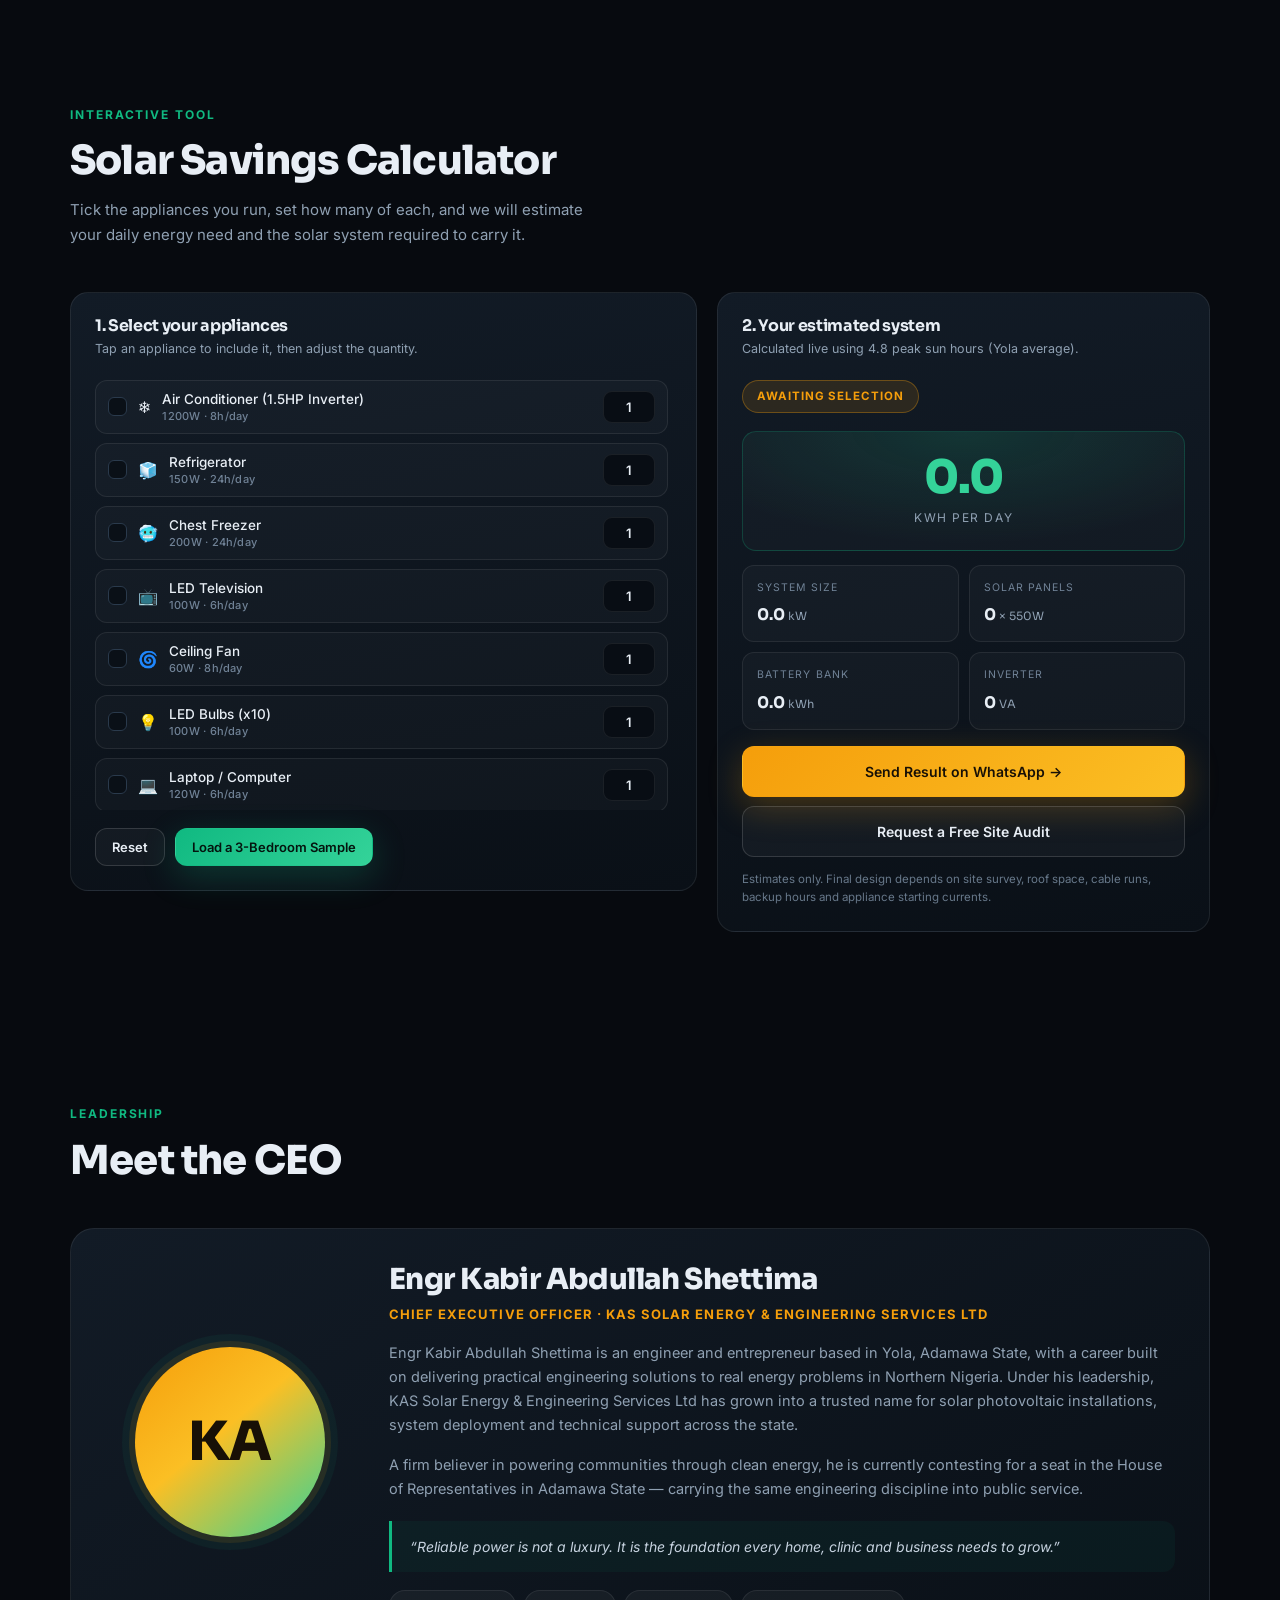
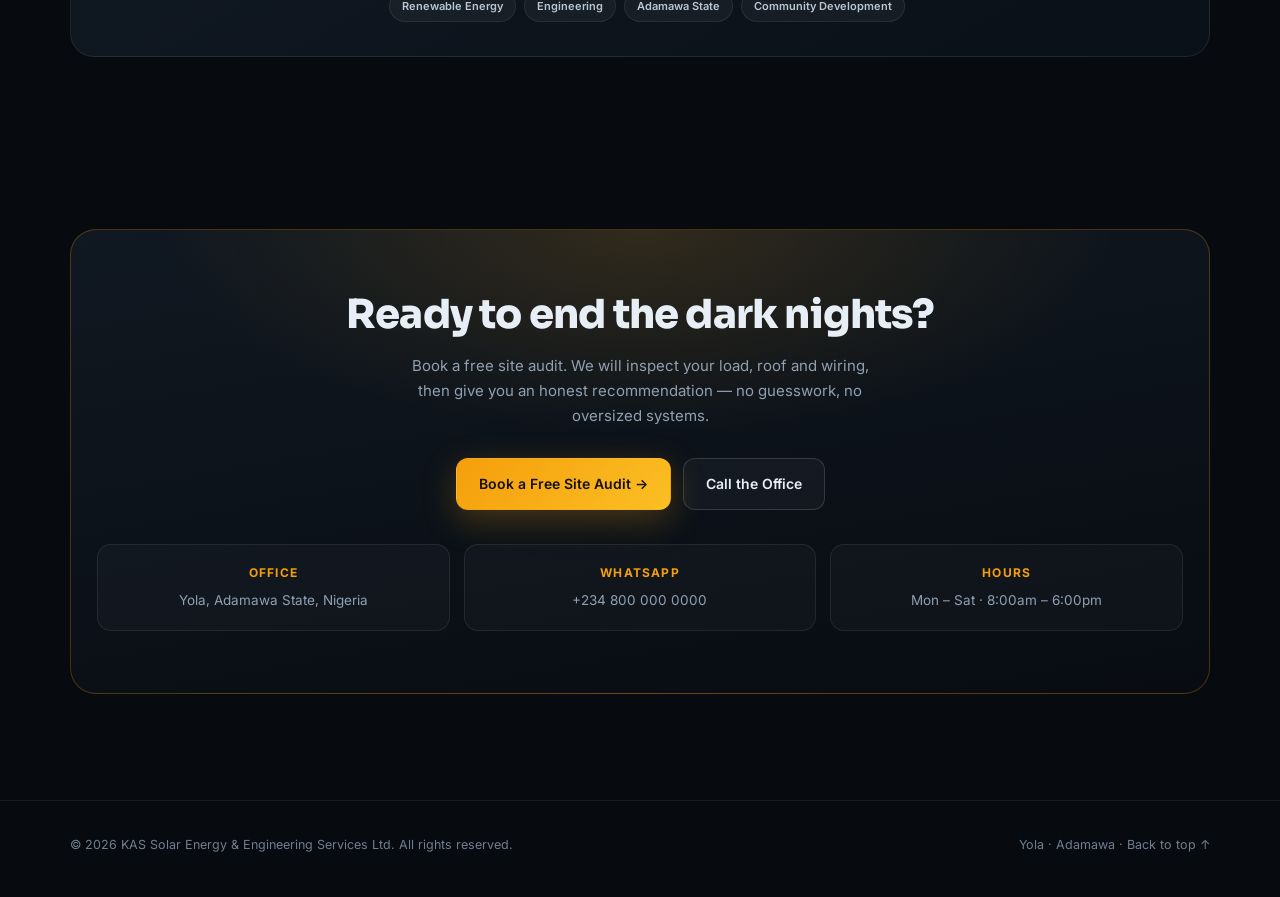
<file: kas-solar/index.html>
<!DOCTYPE html>
<html lang="en">
<head>
<meta charset="UTF-8">
<meta name="viewport" content="width=device-width, initial-scale=1">
<title>KAS Solar Energy &amp; Engineering Services Ltd | Yola, Adamawa</title>
<meta name="description" content="KAS Solar Energy &amp; Engineering Services Ltd — premium solar PV installations and engineering services in Yola, Adamawa State. Size your system with our free solar calculator and book a free site audit.">
<meta name="theme-color" content="#070A0F">
<link rel="icon" href="data:image/svg+xml,%3Csvg xmlns='http://www.w3.org/2000/svg' viewBox='0 0 100 100'%3E%3Ctext y='.9em' font-size='90'%3E%E2%98%80%EF%B8%8F%3C/text%3E%3C/svg%3E">
<link rel="preconnect" href="https://fonts.googleapis.com">
<link rel="preconnect" href="https://fonts.gstatic.com" crossorigin>
<link href="https://fonts.googleapis.com/css2?family=Inter:wght@300;400;500;600;700&family=Sora:wght@600;700;800&display=swap" rel="stylesheet">
<style>
*,*::before,*::after{box-sizing:border-box;margin:0;padding:0}
:root{
  --gold:#F59E0B;--gold2:#FBBF24;--green:#10B981;--green2:#34D399;
  --bg:#070A0F;--panel:#0E141B;--panel2:#121B26;
  --line:rgba(255,255,255,.08);--text:#E8EEF5;--muted:#8FA0B2;
  --r:18px;
}
html{scroll-behavior:smooth}
body{background:var(--bg);color:var(--text);line-height:1.65;
  font-family:'Inter',system-ui,-apple-system,sans-serif;
  -webkit-font-smoothing:antialiased;overflow-x:hidden}
h1,h2,h3{font-family:'Sora',sans-serif;line-height:1.15;letter-spacing:-.02em}
a{color:inherit;text-decoration:none}
.wrap{max-width:1180px;margin:0 auto;padding:0 20px}

/* ---------- NAV ---------- */
.nav{position:fixed;top:0;left:0;right:0;z-index:80;
  backdrop-filter:blur(16px);-webkit-backdrop-filter:blur(16px);
  background:rgba(7,10,15,.78);border-bottom:1px solid var(--line)}
.nav-in{max-width:1180px;margin:0 auto;padding:12px 20px;
  display:flex;align-items:center;justify-content:space-between;gap:16px}
.logo{display:flex;align-items:center;gap:10px;font-family:'Sora',sans-serif;
  font-weight:800;font-size:15px;letter-spacing:-.02em}
.logo-mark{width:36px;height:36px;border-radius:11px;flex:0 0 auto;
  background:linear-gradient(135deg,var(--gold),var(--green));
  display:grid;place-items:center;font-size:16px;color:#07100A}
.logo small{display:block;font-family:'Inter',sans-serif;font-weight:400;
  font-size:10px;letter-spacing:.14em;text-transform:uppercase;color:var(--muted)}
.nav-links{display:flex;gap:26px;font-size:13.5px;color:var(--muted);font-weight:500}
.nav-links a{transition:color .2s}
.nav-links a:hover{color:var(--gold)}
@media(max-width:900px){.nav-links{display:none}}

/* ---------- BUTTONS ---------- */
.btn{display:inline-flex;align-items:center;justify-content:center;gap:8px;
  padding:13px 22px;border-radius:12px;font-family:inherit;font-size:14px;
  font-weight:600;border:1px solid transparent;cursor:pointer;transition:.22s}
.btn-gold{background:linear-gradient(135deg,var(--gold),var(--gold2));color:#181006;
  box-shadow:0 10px 34px rgba(245,158,11,.26)}
.btn-gold:hover{transform:translateY(-2px);box-shadow:0 14px 40px rgba(245,158,11,.36)}
.btn-green{background:linear-gradient(135deg,var(--green),var(--green2));color:#04140E;
  box-shadow:0 10px 34px rgba(16,185,129,.24)}
.btn-green:hover{transform:translateY(-2px)}
.btn-ghost{background:rgba(255,255,255,.035);border-color:rgba(255,255,255,.14);color:var(--text)}
.btn-ghost:hover{background:rgba(255,255,255,.08);border-color:rgba(255,255,255,.24)}
.btn-sm{padding:10px 16px;font-size:13px}

/* ---------- HERO ---------- */
.hero{position:relative;padding:158px 0 88px;overflow:hidden}
.hero::before{content:"";position:absolute;inset:0;pointer-events:none;
  background:
   radial-gradient(900px 460px at 12% -12%,rgba(245,158,11,.20),transparent 62%),
   radial-gradient(820px 430px at 88% -6%,rgba(16,185,129,.16),transparent 62%)}
.hero::after{content:"";position:absolute;inset:0;pointer-events:none;opacity:.35;
  background-image:linear-gradient(var(--line) 1px,transparent 1px),
                   linear-gradient(90deg,var(--line) 1px,transparent 1px);
  background-size:64px 64px;
  mask-image:radial-gradient(700px 380px at 50% 0%,#000 20%,transparent 80%);
  -webkit-mask-image:radial-gradient(700px 380px at 50% 0%,#000 20%,transparent 80%)}
.hero-in{position:relative;z-index:2;max-width:1180px;margin:0 auto;padding:0 20px}
.pill{display:inline-flex;align-items:center;gap:9px;padding:7px 15px;border-radius:999px;
  font-size:12px;font-weight:600;letter-spacing:.05em;text-transform:uppercase;
  color:var(--gold);background:rgba(245,158,11,.10);
  border:1px solid rgba(245,158,11,.30);margin-bottom:26px}
.dot{width:7px;height:7px;border-radius:50%;background:var(--green);
  box-shadow:0 0 0 0 rgba(16,185,129,.7);animation:pulse 2.2s infinite}
@keyframes pulse{70%{box-shadow:0 0 0 9px rgba(16,185,129,0)}100%{box-shadow:0 0 0 0 rgba(16,185,129,0)}}
.hero h1{font-size:clamp(34px,6.2vw,64px);font-weight:800;max-width:15ch}
.hero h1 span{background:linear-gradient(100deg,var(--gold),var(--gold2) 40%,var(--green2));
  -webkit-background-clip:text;background-clip:text;color:transparent}
.hero p.lead{margin-top:22px;font-size:clamp(15px,2.1vw,18px);color:var(--muted);max-width:56ch}
.hero-cta{display:flex;flex-wrap:wrap;gap:12px;margin-top:34px}
.hero-note{margin-top:18px;font-size:12.5px;color:#6E7F91}

/* ---------- STATS ---------- */
.stats{display:grid;grid-template-columns:repeat(4,1fr);gap:14px;margin-top:64px}
@media(max-width:760px){.stats{grid-template-columns:repeat(2,1fr)}}
.stat{background:linear-gradient(160deg,var(--panel),#0A1017);
  border:1px solid var(--line);border-radius:14px;padding:18px}
.stat b{display:block;font-family:'Sora',sans-serif;font-size:24px;color:var(--gold)}
.stat span{font-size:12px;color:var(--muted);letter-spacing:.03em}

/* ---------- SECTIONS ---------- */
section{padding:86px 0;position:relative}
.eyebrow{font-size:12px;font-weight:700;letter-spacing:.16em;text-transform:uppercase;
  color:var(--green);margin-bottom:14px}
.sec-title{font-size:clamp(26px,4vw,40px);font-weight:800;max-width:22ch}
.sec-sub{margin-top:14px;color:var(--muted);max-width:60ch;font-size:15px}

/* ---------- SERVICES ---------- */
.grid-3{display:grid;grid-template-columns:repeat(3,1fr);gap:18px;margin-top:44px}
@media(max-width:900px){.grid-3{grid-template-columns:1fr}}
.card{position:relative;background:linear-gradient(165deg,var(--panel),#0A1017);
  border:1px solid var(--line);border-radius:var(--r);padding:28px 24px;overflow:hidden;
  transition:.28s}
.card:hover{transform:translateY(-4px);border-color:rgba(245,158,11,.34)}
.card::before{content:"";position:absolute;top:0;left:0;right:0;height:2px;
  background:linear-gradient(90deg,var(--gold),var(--green));opacity:0;transition:.28s}
.card:hover::before{opacity:1}
.card-ico{width:46px;height:46px;border-radius:13px;display:grid;place-items:center;
  font-size:20px;margin-bottom:18px;background:rgba(245,158,11,.11);
  border:1px solid rgba(245,158,11,.22)}
.card h3{font-size:18px;margin-bottom:10px}
.card p{font-size:14px;color:var(--muted)}
.card ul{margin-top:16px;list-style:none;display:grid;gap:8px}
.card li{font-size:13.5px;color:#B9C6D4;padding-left:20px;position:relative}
.card li::before{content:"✓";position:absolute;left:0;color:var(--green);font-weight:700}

/* ---------- CALCULATOR ---------- */
.calc{display:grid;grid-template-columns:1.12fr .88fr;gap:20px;margin-top:44px;align-items:start}
@media(max-width:980px){.calc{grid-template-columns:1fr}}
.panel{background:linear-gradient(170deg,var(--panel2),#0A1017);
  border:1px solid var(--line);border-radius:var(--r);padding:24px}
.panel h3{font-size:16px;margin-bottom:4px}
.panel .hint{font-size:12.5px;color:var(--muted);margin-bottom:20px}
.ap-list{display:grid;gap:9px;max-height:430px;overflow-y:auto;padding-right:4px}
.ap-list::-webkit-scrollbar{width:5px}
.ap-list::-webkit-scrollbar-thumb{background:#1E2A38;border-radius:9px}
.ap-row{display:flex;align-items:center;gap:10px;padding:10px 12px;border-radius:12px;
  background:rgba(255,255,255,.022);border:1px solid var(--line);transition:.2s}
.ap-row.on{background:rgba(16,185,129,.075);border-color:rgba(16,185,129,.36)}
.ap-main{display:flex;align-items:center;gap:11px;flex:1;cursor:pointer;min-width:0}
.ap-check{appearance:none;-webkit-appearance:none;width:19px;height:19px;flex:0 0 auto;
  border-radius:6px;border:1.6px solid #2A3A4C;background:#0A1017;cursor:pointer;
  position:relative;transition:.18s}
.ap-check:checked{background:linear-gradient(135deg,var(--green),var(--green2));
  border-color:transparent}
.ap-check:checked::after{content:"";position:absolute;left:6px;top:2px;width:5px;height:10px;
  border:solid #04140E;border-width:0 2px 2px 0;transform:rotate(45deg)}
.ap-ico{font-size:16px;flex:0 0 auto}
.ap-name{font-size:13.5px;font-weight:500;line-height:1.3;min-width:0}
.ap-name em{display:block;font-style:normal;font-size:11px;color:#708296;letter-spacing:.02em}
.ap-qty{width:52px;flex:0 0 auto;background:#080D14;color:var(--text);
  border:1px solid var(--line);border-radius:9px;padding:7px 6px;text-align:center;
  font-family:inherit;font-size:13px;font-weight:600;-moz-appearance:textfield}
.ap-qty::-webkit-outer-spin-button,.ap-qty::-webkit-inner-spin-button{-webkit-appearance:none;margin:0}
.calc-actions{display:flex;gap:10px;margin-top:18px;flex-wrap:wrap}

.result-badge{display:inline-flex;align-items:center;gap:8px;padding:6px 14px;border-radius:999px;
  font-size:11.5px;font-weight:700;letter-spacing:.08em;text-transform:uppercase;
  background:rgba(245,158,11,.12);border:1px solid rgba(245,158,11,.32);color:var(--gold);
  margin-bottom:18px}
.res-main{text-align:center;padding:22px 14px;border-radius:14px;margin-bottom:14px;
  background:radial-gradient(420px 160px at 50% 0%,rgba(16,185,129,.16),transparent 70%),
             rgba(255,255,255,.02);
  border:1px solid rgba(16,185,129,.24)}
.res-main b{display:block;font-family:'Sora',sans-serif;font-size:clamp(34px,6vw,46px);
  font-weight:800;line-height:1;color:var(--green2);letter-spacing:-.03em}
.res-main span{display:block;margin-top:8px;font-size:12px;letter-spacing:.13em;
  text-transform:uppercase;color:var(--muted)}
.res-grid{display:grid;grid-template-columns:1fr 1fr;gap:10px}
.res-item{background:rgba(255,255,255,.026);border:1px solid var(--line);
  border-radius:12px;padding:13px 14px}
.res-item span{display:block;font-size:10.5px;letter-spacing:.10em;text-transform:uppercase;
  color:#708296;margin-bottom:5px}
.res-item b{font-family:'Sora',sans-serif;font-size:16px;color:var(--text);font-weight:700}
.res-item b i{font-style:normal;font-size:11.5px;color:var(--muted);font-weight:400;margin-left:3px}
.res-foot{margin-top:14px;font-size:11.5px;color:#67788A;line-height:1.55}
.res-cta{margin-top:16px;display:grid;gap:9px}

/* ---------- CEO ---------- */
.ceo{display:grid;grid-template-columns:250px 1fr;gap:34px;align-items:center;
  background:linear-gradient(150deg,var(--panel2),#0A1017);
  border:1px solid var(--line);border-radius:24px;padding:34px;margin-top:44px}
@media(max-width:820px){.ceo{grid-template-columns:1fr;text-align:center;padding:26px}}
.ceo-av{width:190px;height:190px;border-radius:50%;margin:0 auto;display:grid;
  place-items:center;font-family:'Sora',sans-serif;font-size:54px;font-weight:800;
  color:#181006;background:linear-gradient(140deg,var(--gold),var(--gold2) 45%,var(--green2));
  box-shadow:0 0 0 6px rgba(245,158,11,.10),0 0 0 13px rgba(16,185,129,.06)}
.ceo h3{font-size:clamp(21px,3.4vw,29px);font-weight:800}
.ceo .role{color:var(--gold);font-size:13px;font-weight:700;letter-spacing:.08em;
  text-transform:uppercase;margin-top:8px}
.ceo p{color:var(--muted);font-size:14.5px;margin-top:16px}
.ceo blockquote{margin-top:20px;padding:14px 18px;border-left:3px solid var(--green);
  background:rgba(16,185,129,.055);border-radius:0 12px 12px 0;
  font-size:14px;font-style:italic;color:#C7D3E0}
.tagline{display:inline-flex;gap:8px;flex-wrap:wrap;margin-top:18px;justify-content:inherit}
.tag{font-size:11px;font-weight:600;padding:6px 12px;border-radius:999px;
  background:rgba(255,255,255,.045);border:1px solid var(--line);color:#B9C6D4}

/* ---------- CTA / CONTACT ---------- */
.cta-box{position:relative;overflow:hidden;text-align:center;padding:62px 26px;
  border-radius:26px;border:1px solid rgba(245,158,11,.26);
  background:radial-gradient(700px 300px at 50% 0%,rgba(245,158,11,.15),transparent 68%),
             linear-gradient(170deg,#101821,#080C12)}
.cta-box h2{font-size:clamp(25px,4.4vw,40px);font-weight:800;max-width:24ch;margin:0 auto}
.cta-box p{color:var(--muted);margin:16px auto 0;max-width:52ch;font-size:15px}
.cta-row{display:flex;gap:12px;justify-content:center;flex-wrap:wrap;margin-top:30px}
.contact-grid{display:grid;grid-template-columns:repeat(3,1fr);gap:14px;margin-top:34px}
@media(max-width:820px){.contact-grid{grid-template-columns:1fr}}
.contact-item{background:rgba(255,255,255,.026);border:1px solid var(--line);
  border-radius:14px;padding:18px;font-size:13.5px;color:var(--muted)}
.contact-item b{display:block;color:var(--text);font-size:12px;letter-spacing:.10em;
  text-transform:uppercase;margin-bottom:7px;color:var(--gold)}

/* ---------- FOOTER ---------- */
footer{border-top:1px solid var(--line);padding:34px 0 42px;margin-top:20px}
.foot-in{display:flex;justify-content:space-between;gap:16px;flex-wrap:wrap;
  align-items:center;font-size:12.5px;color:#6E7F91}
.foot-in a:hover{color:var(--gold)}

/* ---------- REVEAL ---------- */
.reveal{opacity:0;transform:translateY(20px);
  transition:opacity .7s cubic-bezier(.2,.7,.3,1),transform .7s cubic-bezier(.2,.7,.3,1)}
.reveal.in{opacity:1;transform:none}
@media(prefers-reduced-motion:reduce){.reveal{opacity:1;transform:none}}
</style>
</head>
<body>

<nav class="nav">
  <div class="nav-in">
    <a href="#top" class="logo">
      <span class="logo-mark">☀</span>
      <span>KAS SOLAR<small>Energy &amp; Engineering</small></span>
    </a>
    <div class="nav-links">
      <a href="#services">Services</a>
      <a href="#calculator">Calculator</a>
      <a href="#about">About CEO</a>
      <a href="#contact">Contact</a>
    </div>
    <a class="btn btn-gold btn-sm" id="navWa" href="#calculator">Book Free Audit</a>
  </div>
</nav>

<header class="hero" id="top">
  <div class="hero-in">
    <span class="pill"><span class="dot"></span> Yola &middot; Adamawa State &middot; Nigeria</span>
    <h1>Power Your Home With <span>Uninterrupted Solar Energy</span></h1>
    <p class="lead">
      KAS Solar Energy &amp; Engineering Services Ltd designs, deploys and maintains
      premium solar photovoltaic systems for homes and businesses across Adamawa —
      engineered to survive the grid, not just supplement it.
    </p>
    <div class="hero-cta">
      <a class="btn btn-gold" id="heroWa" href="#calculator">Book a Free Site Audit →</a>
      <a class="btn btn-ghost" href="#calculator">Calculate My Solar Needs</a>
    </div>
    <p class="hero-note">No obligation &middot; Free load assessment &middot; Same-week site visit in Yola</p>

    <div class="stats">
      <div class="stat"><b>24/7</b><span>Power Availability</span></div>
      <div class="stat"><b>70%</b><span>Lower Energy Cost</span></div>
      <div class="stat"><b>25yr</b><span>Panel Lifespan</span></div>
      <div class="stat"><b>100%</b><span>Engineering Backed</span></div>
    </div>
  </div>
</header>

<section id="services">
  <div class="wrap">
    <p class="eyebrow reveal">What We Do</p>
    <h2 class="sec-title reveal">Engineering-First Solar Solutions</h2>
    <p class="sec-sub reveal">Every installation starts with a real load audit and ends with a system
      that is sized correctly, wired safely and supported long after commissioning.</p>

    <div class="grid-3">
      <div class="card reveal">
        <div class="card-ico">🏠</div>
        <h3>Residential Solar (PV)</h3>
        <p>Complete home solar systems — from a single-room backup to a fully off-grid family home.</p>
        <ul>
          <li>Load audit &amp; system sizing</li>
          <li>Inverter &amp; battery bank installation</li>
          <li>Rooftop / ground-mount PV arrays</li>
          <li>Clean changeover wiring</li>
        </ul>
      </div>

      <div class="card reveal">
        <div class="card-ico">🏢</div>
        <h3>Commercial Solar (PV)</h3>
        <p>Scalable systems for shops, offices, clinics, schools and small factories in Yola and beyond.</p>
        <ul>
          <li>Three-phase commercial inverters</li>
          <li>Hybrid grid-tie with generator sync</li>
          <li>Load balancing &amp; energy monitoring</li>
          <li>Preventive maintenance plans</li>
        </ul>
      </div>

      <div class="card reveal">
        <div class="card-ico">⚙️</div>
        <h3>Engineering Services</h3>
        <p>Site engineering, deployment and technical support delivered by qualified engineers.</p>
        <ul>
          <li>Site survey &amp; structural assessment</li>
          <li>System design &amp; documentation</li>
          <li>Deployment &amp; commissioning</li>
          <li>Ongoing technical support</li>
        </ul>
      </div>
    </div>
  </div>
</section>

<section id="calculator">
  <div class="wrap">
    <p class="eyebrow reveal">Interactive Tool</p>
    <h2 class="sec-title reveal">Solar Savings Calculator</h2>
    <p class="sec-sub reveal">Tick the appliances you run, set how many of each, and we will estimate
      your daily energy need and the solar system required to carry it.</p>

    <div class="calc">
      <div class="panel reveal">
        <h3>1. Select your appliances</h3>
        <p class="hint">Tap an appliance to include it, then adjust the quantity.</p>
        <div class="ap-list" id="applianceList"></div>
        <div class="calc-actions">
          <button class="btn btn-ghost btn-sm" id="resetBtn" type="button">Reset</button>
          <button class="btn btn-green btn-sm" id="sampleBtn" type="button">Load a 3-Bedroom Sample</button>
        </div>
      </div>

      <div class="panel reveal">
        <h3>2. Your estimated system</h3>
        <p class="hint">Calculated live using 4.8 peak sun hours (Yola average).</p>

        <div class="result-badge" id="tierBadge">Awaiting selection</div>

        <div class="res-main">
          <b id="dailyKwh">0.0</b>
          <span>kWh per day</span>
        </div>

        <div class="res-grid">
          <div class="res-item"><span>System Size</span><b id="sysKw">0.0<i>kW</i></b></div>
          <div class="res-item"><span>Solar Panels</span><b id="panelCount">0<i>× 550W</i></b></div>
          <div class="res-item"><span>Battery Bank</span><b id="battKwh">0.0<i>kWh</i></b></div>
          <div class="res-item"><span>Inverter</span><b id="invVa">0<i>VA</i></b></div>
        </div>

        <div class="res-cta">
          <a class="btn btn-gold" id="waCalc" href="#">Send Result on WhatsApp →</a>
          <a class="btn btn-ghost" href="#contact">Request a Free Site Audit</a>
        </div>

        <p class="res-foot">Estimates only. Final design depends on site survey, roof space,
          cable runs, backup hours and appliance starting currents.</p>
      </div>
    </div>
  </div>
</section>

<section id="about">
  <div class="wrap">
    <p class="eyebrow reveal">Leadership</p>
    <h2 class="sec-title reveal">Meet the CEO</h2>

    <div class="ceo reveal">
      <div class="ceo-av">KA</div>
      <div>
        <h3>Engr Kabir Abdullah Shettima</h3>
        <p class="role">Chief Executive Officer &middot; KAS Solar Energy &amp; Engineering Services Ltd</p>
        <p>
          Engr Kabir Abdullah Shettima is an engineer and entrepreneur based in Yola, Adamawa State,
          with a career built on delivering practical engineering solutions to real energy problems
          in Northern Nigeria. Under his leadership, KAS Solar Energy &amp; Engineering Services Ltd
          has grown into a trusted name for solar photovoltaic installations, system deployment and
          technical support across the state.
        </p>
        <p>
          A firm believer in powering communities through clean energy, he is currently contesting for a
          seat in the House of Representatives in Adamawa State — carrying the same
          engineering discipline into public service.
        </p>
        <blockquote>“Reliable power is not a luxury. It is the foundation every home, clinic and business needs to grow.”</blockquote>
        <div class="tagline">
          <span class="tag">Renewable Energy</span>
          <span class="tag">Engineering</span>
          <span class="tag">Adamawa State</span>
          <span class="tag">Community Development</span>
        </div>
      </div>
    </div>
  </div>
</section>

<section id="contact">
  <div class="wrap">
    <div class="cta-box reveal">
      <h2>Ready to end the dark nights?</h2>
      <p>Book a free site audit. We will inspect your load, roof and wiring, then give you an
        honest recommendation — no guesswork, no oversized systems.</p>
      <div class="cta-row">
        <a class="btn btn-gold" id="ctaWa" href="#">Book a Free Site Audit →</a>
        <a class="btn btn-ghost" href="tel:+2348000000000">Call the Office</a>
      </div>

      <div class="contact-grid">
        <div class="contact-item"><b>Office</b>Yola, Adamawa State, Nigeria</div>
        <div class="contact-item"><b>WhatsApp</b>+234 800 000 0000</div>
        <div class="contact-item"><b>Hours</b>Mon – Sat &middot; 8:00am – 6:00pm</div>
      </div>
    </div>
  </div>
</section>

<footer>
  <div class="wrap foot-in">
    <span>&copy; <span id="yr">2025</span> KAS Solar Energy &amp; Engineering Services Ltd. All rights reserved.</span>
    <span>Yola &middot; Adamawa &middot; <a href="#top">Back to top ↑</a></span>
  </div>
</footer>

<script>
(function () {
  "use strict";

  var WA_NUMBER = "2348000000000";

  var APPLIANCES = [
    { name: "Air Conditioner (1.5HP Inverter)", w: 1200, h: 8,  icon: "❄️" },
    { name: "Refrigerator",                     w: 150,  h: 24, icon: "🧊" },
    { name: "Chest Freezer",                    w: 200,  h: 24, icon: "🥶" },
    { name: "LED Television",                   w: 100,  h: 6,  icon: "📺" },
    { name: "Ceiling Fan",                      w: 60,   h: 8,  icon: "🌀" },
    { name: "LED Bulbs (x10)",                  w: 100,  h: 6,  icon: "💡" },
    { name: "Laptop / Computer",                w: 120,  h: 6,  icon: "💻" },
    { name: "Washing Machine",                  w: 500,  h: 2,  icon: "🧺" },
    { name: "Water Pump (1HP)",                 w: 750,  h: 2,  icon: "🚰" },
    { name: "Electric Iron",                    w: 1000, h: 1,  icon: "👔" },
    { name: "Microwave",                        w: 1200, h: 1,  icon: "🍲" },
    { name: "Blender",                          w: 400,  h: 1,  icon: "🥤" }
  ];

  var SUN_HOURS = 4.8;
  var SYSTEM_LOSS = 0.78;
  var PANEL_W = 550;
  var AUTONOMY = 1.15;
  var DOD = 0.8;

  var list = document.getElementById("applianceList");

  APPLIANCES.forEach(function (a, i) {
    var row = document.createElement("div");
    row.className = "ap-row";
    row.innerHTML =
      '<label class="ap-main">' +
        '<input type="checkbox" class="ap-check" data-w="' + a.w + '" data-h="' + a.h + '">' +
        '<span class="ap-ico">' + a.icon + '</span>' +
        '<span class="ap-name">' + a.name + '<em>' + a.w + 'W &middot; ' + a.h + 'h/day</em></span>' +
      '</label>' +
      '<input type="number" class="ap-qty" value="1" min="1" max="20" inputmode="numeric" aria-label="Quantity for ' + a.name + '">';
    list.appendChild(row);
  });

  var out = {
    daily: document.getElementById("dailyKwh"),
    sysKw: document.getElementById("sysKw"),
    panels: document.getElementById("panelCount"),
    batt: document.getElementById("battKwh"),
    inv: document.getElementById("invVa"),
    badge: document.getElementById("tierBadge"),
    wa: document.getElementById("waCalc")
  };

  function tier(kwh) {
    if (kwh <= 0) return "Awaiting selection";
    if (kwh < 4) return "Home Starter";
    if (kwh < 10) return "Home Plus";
    if (kwh < 20) return "Business Class";
    return "Industrial / Commercial";
  }

  function compute() {
    var daily = 0, peak = 0, selected = 0;

    Array.prototype.forEach.call(list.children, function (row) {
      var check = row.querySelector(".ap-check");
      var qtyEl = row.querySelector(".ap-qty");
      var on = check.checked;
      row.classList.toggle("on", on);

      if (!on) return;
      var qty = parseInt(qtyEl.value, 10);
      if (!qty || qty < 1) qty = 1;
      if (qty > 20) { qty = 20; qtyEl.value = 20; }

      var w = parseFloat(check.getAttribute("data-w"));
      var h = parseFloat(check.getAttribute("data-h"));

      daily += (w * qty * h) / 1000;
      peak += w * qty;
      selected++;
    });

    var sysKw = daily > 0 ? daily / (SUN_HOURS * SYSTEM_LOSS) : 0;
    var panels = sysKw > 0 ? Math.ceil((sysKw * 1000) / PANEL_W) : 0;
    var batt = daily > 0 ? (daily * AUTONOMY) / DOD : 0;
    var inv = peak > 0 ? Math.ceil((peak * 1.3) / 500) * 500 : 0;

    out.daily.textContent = daily.toFixed(1);
    out.sysKw.innerHTML = sysKw.toFixed(1) + '<i>kW</i>';
    out.panels.innerHTML = panels + '<i>&times; 550W</i>';
    out.batt.innerHTML = batt.toFixed(1) + '<i>kWh</i>';
    out.inv.innerHTML = inv.toLocaleString() + '<i>VA</i>';
    out.badge.textContent = tier(daily);

    var msg = selected === 0
      ? "Hello KAS Solar, I would like to book a free site audit for my property in Yola."
      : "Hello KAS Solar, I used your solar calculator.\n\n" +
        "Estimated daily usage: " + daily.toFixed(1) + " kWh\n" +
        "Recommended system: " + sysKw.toFixed(1) + " kW (" + panels + " x 550W panels)\n" +
        "Battery bank: " + batt.toFixed(1) + " kWh\n" +
        "Inverter: " + inv.toLocaleString() + " VA\n\n" +
        "Please book me for a free site audit.";

    var href = "https://wa.me/" + WA_NUMBER + "?text=" + encodeURIComponent(msg);
    out.wa.setAttribute("href", href);
    document.getElementById("navWa").setAttribute("href", href);
    document.getElementById("heroWa").setAttribute("href", href);
    document.getElementById("ctaWa").setAttribute("href", href);
  }

  list.addEventListener("change", compute);
  list.addEventListener("input", compute);

  document.getElementById("resetBtn").addEventListener("click", function () {
    Array.prototype.forEach.call(list.children, function (row) {
      row.querySelector(".ap-check").checked = false;
      row.querySelector(".ap-qty").value = 1;
    });
    compute();
  });

  document.getElementById("sampleBtn").addEventListener("click", function () {
    var picks = [0, 1, 3, 4, 5, 6];
    Array.prototype.forEach.call(list.children, function (row, i) {
      var on = picks.indexOf(i) !== -1;
      row.querySelector(".ap-check").checked = on;
      row.querySelector(".ap-qty").value = on ? 1 : 1;
    });
    compute();
  });

  document.getElementById("yr").textContent = new Date().getFullYear();

  if ("IntersectionObserver" in window) {
    var io = new IntersectionObserver(function (entries) {
      entries.forEach(function (e) {
        if (e.isIntersecting) { e.target.classList.add("in"); io.unobserve(e.target); }
      });
    }, { threshold: 0.12 });
    Array.prototype.forEach.call(document.querySelectorAll(".reveal"), function (el) { io.observe(el); });
  } else {
    Array.prototype.forEach.call(document.querySelectorAll(".reveal"), function (el) { el.classList.add("in"); });
  }

  compute();
})();
</script>
</body>
</html>
</file>
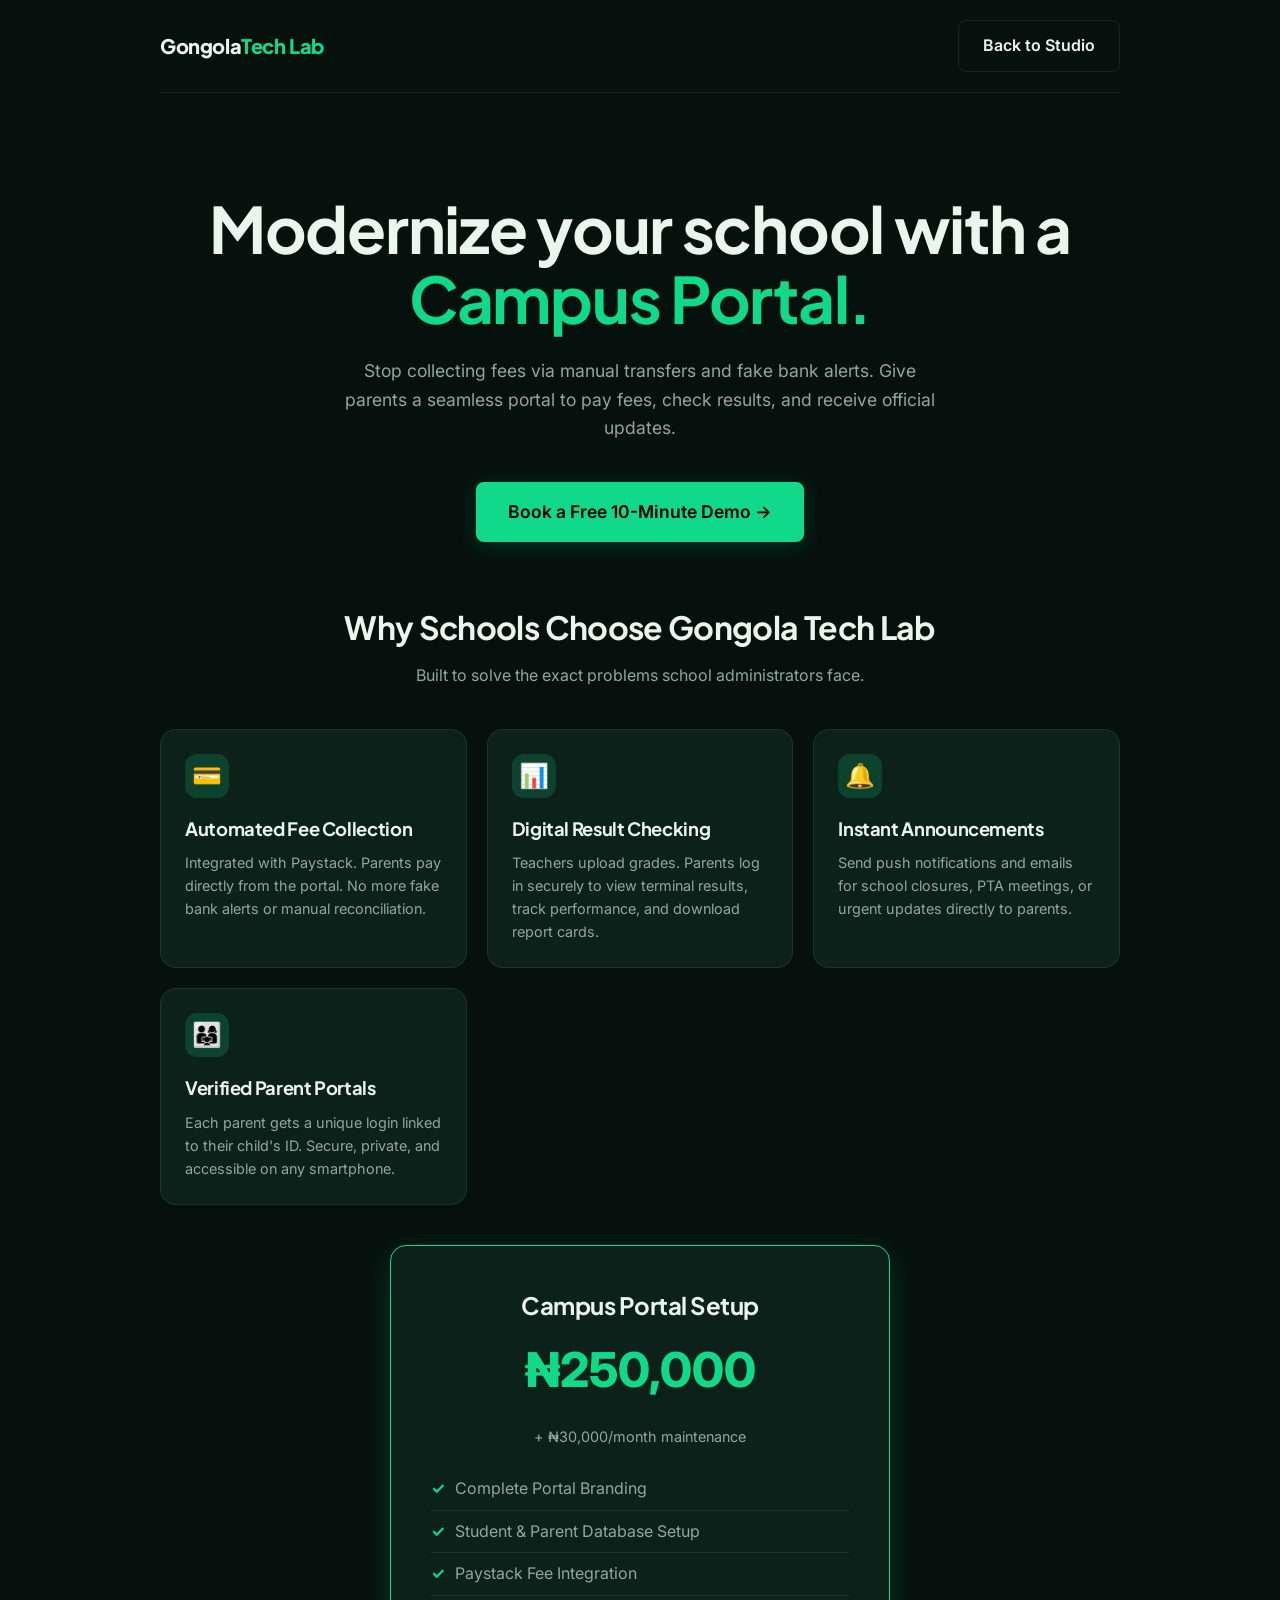
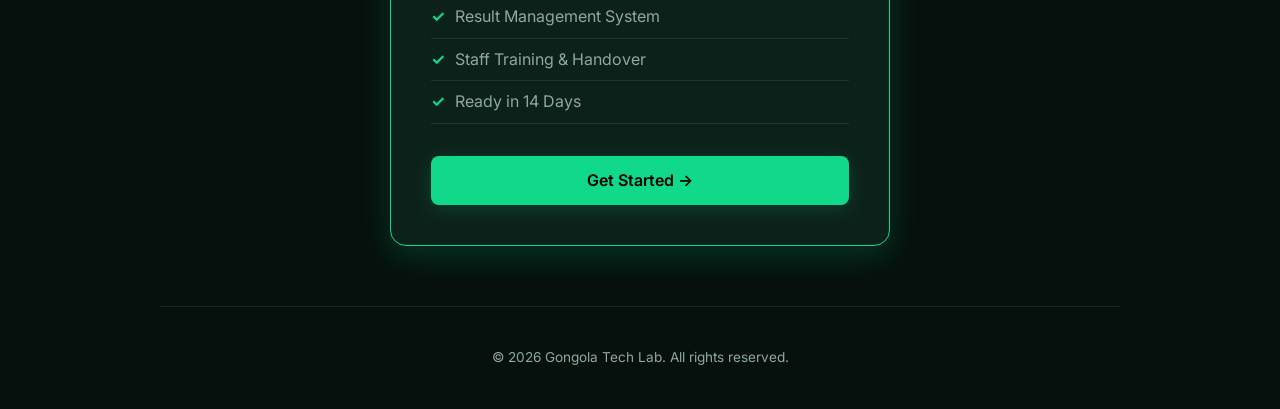
<file: school/index.html>
<!doctype html>
<html lang="en">
<head>
<meta charset="utf-8">
<meta name="viewport" content="width=device-width, initial-scale=1">
<title>Campus Portal for Nigerian Schools | Gongola Tech Lab</title>
<link href="https://fonts.googleapis.com/css2?family=Inter:wght@400;500;600&family=Plus+Jakarta+Sans:wght@600;700;800&display=swap" rel="stylesheet">
<style>
:root { --bg: #06110e; --surface: #0d211b; --border: rgba(255,255,255,.08); --tx: #eaf5f0; --mut: #8fa89e; --acc: #10d98a; --acc2: #0aa66a; --glow: rgba(16,217,138,.18); }
* { box-sizing: border-box; margin: 0; padding: 0; }
body { background: var(--bg); color: var(--tx); font-family: 'Inter', sans-serif; line-height: 1.6; }
h1, h2, h3, .brand { font-family: 'Plus Jakarta Sans', sans-serif; letter-spacing: -0.02em; }
a { color: inherit; text-decoration: none; }
.wrap { max-width: 1000px; margin: 0 auto; padding: 0 20px; }
nav { display: flex; justify-content: space-between; align-items: center; padding: 20px 0; border-bottom: 1px solid var(--border); }
.brand { font-size: 1.25rem; font-weight: 800; }
.brand span { color: var(--acc); }
.btn { display: inline-flex; align-items: center; justify-content: center; padding: 12px 24px; border-radius: 8px; font-weight: 600; transition: 0.3s; cursor: pointer; border: none; font-size: 1rem; }
.btn-primary { background: var(--acc); color: #000; box-shadow: 0 4px 20px var(--glow); }
.btn-primary:hover { background: var(--acc2); transform: translateY(-2px); }
.btn-outline { background: transparent; border: 1px solid var(--border); color: var(--tx); }
.btn-outline:hover { border-color: var(--acc); }
.hero { padding: 100px 0 60px; text-align: center; }
.hero h1 { font-size: clamp(2.5rem, 5vw, 4rem); line-height: 1.1; margin-bottom: 24px; }
.hero h1 span { color: var(--acc); }
.hero p { font-size: 1.1rem; color: var(--mut); max-width: 600px; margin: 0 auto 40px; }
.grid { display: grid; grid-template-columns: repeat(auto-fit, minmax(280px, 1fr)); gap: 20px; margin-top: 40px; }
.card { background: var(--surface); border: 1px solid var(--border); border-radius: 16px; padding: 24px; transition: 0.3s; }
.card:hover { border-color: var(--acc); transform: translateY(-4px); }
.card .ic { width: 44px; height: 44px; border-radius: 12px; background: var(--glow); color: var(--acc); display: grid; place-items: center; font-size: 1.5rem; margin-bottom: 16px; }
.card h3 { font-size: 1.15rem; margin-bottom: 8px; }
.card p { font-size: 0.9rem; color: var(--mut); }
.process { padding: 60px 0; border-top: 1px solid var(--border); margin-top: 60px; }
.process h2 { text-align: center; margin-bottom: 40px; font-size: 2rem; }
.steps { display: grid; grid-template-columns: repeat(auto-fit, minmax(200px, 1fr)); gap: 20px; }
.step { text-align: center; }
.step-num { width: 40px; height: 40px; border-radius: 50%; background: var(--glow); color: var(--acc); font-weight: 800; display: flex; align-items: center; justify-content: center; margin: 0 auto 12px; }
.step h4 { font-size: 1rem; margin-bottom: 4px; }
.step p { font-size: 0.85rem; color: var(--mut); }
.price-box { background: var(--surface); border: 1px solid var(--acc); border-radius: 16px; padding: 40px; text-align: center; max-width: 500px; margin: 40px auto; box-shadow: 0 10px 30px var(--glow); }
.price-box h3 { font-size: 1.5rem; margin-bottom: 8px; }
.price-box .price { font-size: 3rem; font-weight: 800; color: var(--acc); margin-bottom: 16px; }
.price-box ul { list-style: none; text-align: left; margin-bottom: 32px; }
.price-box li { padding: 8px 0; border-bottom: 1px solid var(--border); color: var(--mut); }
.price-box li::before { content: "✓"; color: var(--acc); margin-right: 10px; font-weight: bold; }
footer { text-align: center; padding: 40px 0; border-top: 1px solid var(--border); color: var(--mut); font-size: 0.85rem; margin-top: 60px; }
</style>
</head>
<body>
<div class="wrap">
  <nav>
    <a href="https://gongolatechlab.github.io/" class="brand">Gongola<span>Tech Lab</span></a>
    <a href="https://gongolatechlab.github.io/" class="btn btn-outline">Back to Studio</a>
  </nav>
  <section class="hero">
    <h1>Modernize your school with a <span>Campus Portal.</span></h1>
    <p>Stop collecting fees via manual transfers and fake bank alerts. Give parents a seamless portal to pay fees, check results, and receive official updates.</p>
    <a href="https://wa.me/2349063200718?text=I%20want%20to%20book%20a%20demo%20for%20the%20School%20Portal" class="btn btn-primary" style="font-size: 1.1rem; padding: 16px 32px;">Book a Free 10-Minute Demo &rarr;</a>
  </section>
  <section>
    <h2 style="text-align: center; font-size: 2rem; margin-bottom: 10px;">Why Schools Choose Gongola Tech Lab</h2>
    <p style="text-align: center; color: var(--mut); margin-bottom: 30px;">Built to solve the exact problems school administrators face.</p>
    <div class="grid">
      <div class="card"><div class="ic">💳</div><h3>Automated Fee Collection</h3><p>Integrated with Paystack. Parents pay directly from the portal. No more fake bank alerts or manual reconciliation.</p></div>
      <div class="card"><div class="ic">📊</div><h3>Digital Result Checking</h3><p>Teachers upload grades. Parents log in securely to view terminal results, track performance, and download report cards.</p></div>
      <div class="card"><div class="ic">🔔</div><h3>Instant Announcements</h3><p>Send push notifications and emails for school closures, PTA meetings, or urgent updates directly to parents.</p></div>
      <div class="card"><div class="ic">👨‍👩‍👧</div><h3>Verified Parent Portals</h3><p>Each parent gets a unique login linked to their child's ID. Secure, private, and accessible on any smartphone.</p></div>
    </div>
  </section>
  <section>
    <div class="price-box">
      <h3>Campus Portal Setup</h3>
      <div class="price">₦250,000</div>
      <p style="color: var(--mut); margin-bottom: 20px; font-size: 0.9rem;">+ ₦30,000/month maintenance</p>
      <ul>
        <li>Complete Portal Branding</li>
        <li>Student & Parent Database Setup</li>
        <li>Paystack Fee Integration</li>
        <li>Result Management System</li>
        <li>Staff Training & Handover</li>
        <li>Ready in 14 Days</li>
      </ul>
      <a href="https://wa.me/2349063200718?text=I%20want%20to%20purchase%20the%20Campus%20Portal%20Setup%20package" class="btn btn-primary" style="width: 100%;">Get Started &rarr;</a>
    </div>
  </section>
  <footer>&copy; 2026 Gongola Tech Lab. All rights reserved.</footer>
</div>
</body>
</html>
</file>
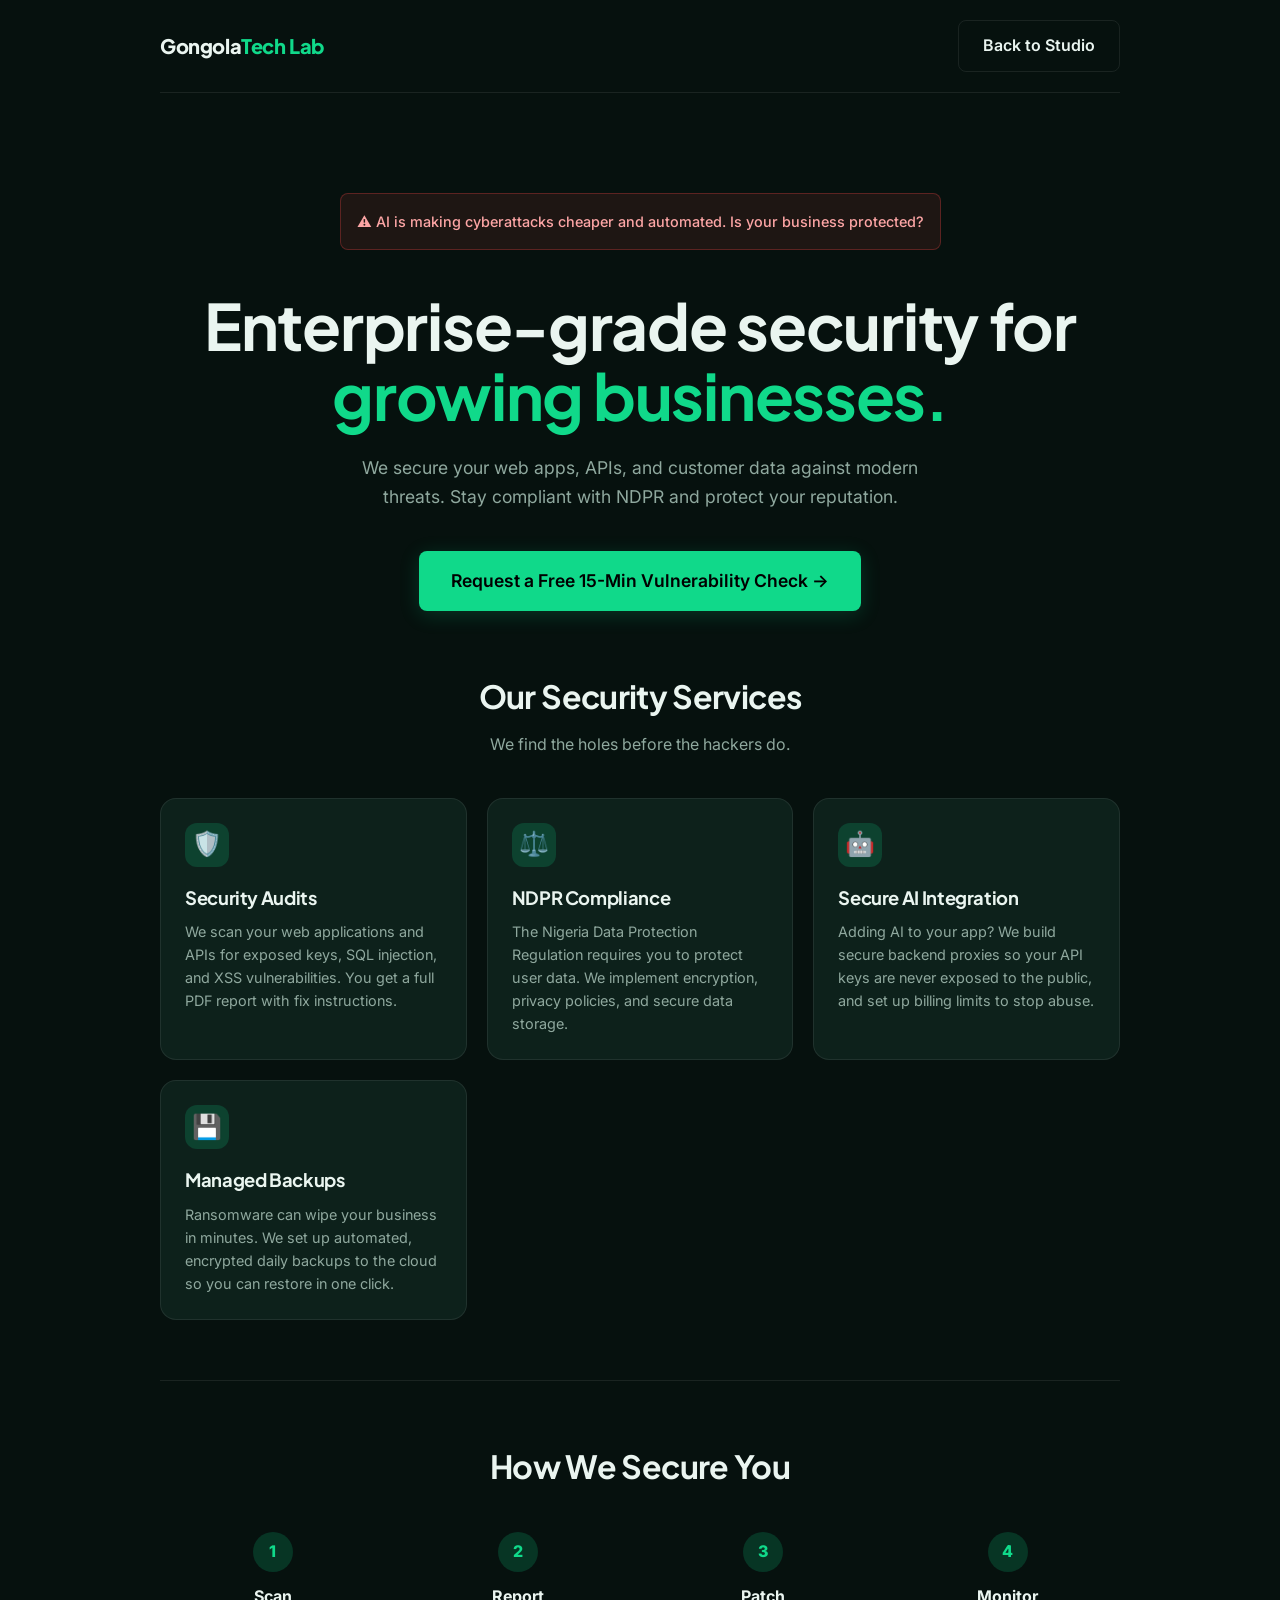
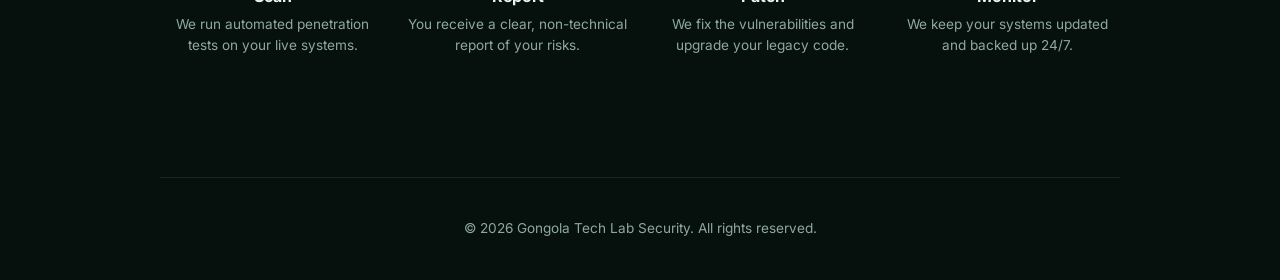
<file: security/index.html>
<!doctype html>
<html lang="en">
<head>
<meta charset="utf-8">
<meta name="viewport" content="width=device-width, initial-scale=1">
<title>Cybersecurity & NDPR Compliance | Gongola Tech Lab</title>
<link href="https://fonts.googleapis.com/css2?family=Inter:wght@400;500;600&family=Plus+Jakarta+Sans:wght@600;700;800&display=swap" rel="stylesheet">
<style>
:root {
  --bg: #06110e; --surface: #0d211b; --border: rgba(255,255,255,.08);
  --tx: #eaf5f0; --mut: #8fa89e; --acc: #10d98a; --acc2: #0aa66a; --glow: rgba(16,217,138,.18);
}
* { box-sizing: border-box; margin: 0; padding: 0; }
body { background: var(--bg); color: var(--tx); font-family: 'Inter', sans-serif; line-height: 1.6; }
h1, h2, h3, .brand { font-family: 'Plus Jakarta Sans', sans-serif; letter-spacing: -0.02em; }
a { color: inherit; text-decoration: none; }
.wrap { max-width: 1000px; margin: 0 auto; padding: 0 20px; }

/* Nav */
nav { display: flex; justify-content: space-between; align-items: center; padding: 20px 0; border-bottom: 1px solid var(--border); }
.brand { font-size: 1.25rem; font-weight: 800; }
.brand span { color: var(--acc); }
.btn { display: inline-flex; align-items: center; justify-content: center; padding: 12px 24px; border-radius: 8px; font-weight: 600; transition: 0.3s; cursor: pointer; border: none; font-size: 1rem; }
.btn-primary { background: var(--acc); color: #000; box-shadow: 0 4px 20px var(--glow); }
.btn-primary:hover { background: var(--acc2); transform: translateY(-2px); }
.btn-outline { background: transparent; border: 1px solid var(--border); color: var(--tx); }
.btn-outline:hover { border-color: var(--acc); }

/* Hero */
.hero { padding: 100px 0 60px; text-align: center; }
.hero h1 { font-size: clamp(2.5rem, 5vw, 4rem); line-height: 1.1; margin-bottom: 24px; }
.hero h1 span { color: var(--acc); }
.hero p { font-size: 1.1rem; color: var(--mut); max-width: 600px; margin: 0 auto 40px; }
.alert-box { background: rgba(239, 68, 68, 0.1); border: 1px solid rgba(239, 68, 68, 0.3); color: #fca5a5; padding: 16px; border-radius: 8px; margin-bottom: 40px; display: inline-block; font-size: 0.9rem; font-weight: 500; }

/* Features */
.grid { display: grid; grid-template-columns: repeat(auto-fit, minmax(280px, 1fr)); gap: 20px; margin-top: 40px; }
.card { background: var(--surface); border: 1px solid var(--border); border-radius: 16px; padding: 24px; transition: 0.3s; }
.card:hover { border-color: var(--acc); transform: translateY(-4px); }
.card .ic { width: 44px; height: 44px; border-radius: 12px; background: var(--glow); color: var(--acc); display: grid; place-items: center; font-size: 1.5rem; margin-bottom: 16px; }
.card h3 { font-size: 1.15rem; margin-bottom: 8px; }
.card p { font-size: 0.9rem; color: var(--mut); }

/* Process */
.process { padding: 60px 0; border-top: 1px solid var(--border); margin-top: 60px; }
.process h2 { text-align: center; margin-bottom: 40px; font-size: 2rem; }
.steps { display: grid; grid-template-columns: repeat(auto-fit, minmax(200px, 1fr)); gap: 20px; }
.step { text-align: center; }
.step-num { width: 40px; height: 40px; border-radius: 50%; background: var(--glow); color: var(--acc); font-weight: 800; display: flex; align-items: center; justify-content: center; margin: 0 auto 12px; }
.step h4 { font-size: 1rem; margin-bottom: 4px; }
.step p { font-size: 0.85rem; color: var(--mut); }

/* Footer */
footer { text-align: center; padding: 40px 0; border-top: 1px solid var(--border); color: var(--mut); font-size: 0.85rem; margin-top: 60px; }
</style>
</head>
<body>

<div class="wrap">
  <nav>
    <a href="https://gongolatechlab.github.io/" class="brand">Gongola<span>Tech Lab</span></a>
    <a href="https://gongolatechlab.github.io/" class="btn btn-outline">Back to Studio</a>
  </nav>

  <section class="hero">
    <div class="alert-box">⚠️ AI is making cyberattacks cheaper and automated. Is your business protected?</div>
    <h1>Enterprise-grade security for <span>growing businesses.</span></h1>
    <p>We secure your web apps, APIs, and customer data against modern threats. Stay compliant with NDPR and protect your reputation.</p>
    <a href="https://wa.me/2349063200718?text=I%20want%20to%20request%20a%20free%2015-minute%20vulnerability%20check" class="btn btn-primary" style="font-size: 1.1rem; padding: 16px 32px;">Request a Free 15-Min Vulnerability Check &rarr;</a>
  </section>

  <section>
    <h2 style="text-align: center; font-size: 2rem; margin-bottom: 10px;">Our Security Services</h2>
    <p style="text-align: center; color: var(--mut); margin-bottom: 30px;">We find the holes before the hackers do.</p>
    
    <div class="grid">
      <div class="card">
        <div class="ic">🛡️</div>
        <h3>Security Audits</h3>
        <p>We scan your web applications and APIs for exposed keys, SQL injection, and XSS vulnerabilities. You get a full PDF report with fix instructions.</p>
      </div>
      <div class="card">
        <div class="ic">⚖️</div>
        <h3>NDPR Compliance</h3>
        <p>The Nigeria Data Protection Regulation requires you to protect user data. We implement encryption, privacy policies, and secure data storage.</p>
      </div>
      <div class="card">
        <div class="ic">🤖</div>
        <h3>Secure AI Integration</h3>
        <p>Adding AI to your app? We build secure backend proxies so your API keys are never exposed to the public, and set up billing limits to stop abuse.</p>
      </div>
      <div class="card">
        <div class="ic">💾</div>
        <h3>Managed Backups</h3>
        <p>Ransomware can wipe your business in minutes. We set up automated, encrypted daily backups to the cloud so you can restore in one click.</p>
      </div>
    </div>
  </section>

  <section class="process">
    <h2>How We Secure You</h2>
    <div class="steps">
      <div class="step">
        <div class="step-num">1</div>
        <h4>Scan</h4>
        <p>We run automated penetration tests on your live systems.</p>
      </div>
      <div class="step">
        <div class="step-num">2</div>
        <h4>Report</h4>
        <p>You receive a clear, non-technical report of your risks.</p>
      </div>
      <div class="step">
        <div class="step-num">3</div>
        <h4>Patch</h4>
        <p>We fix the vulnerabilities and upgrade your legacy code.</p>
      </div>
      <div class="step">
        <div class="step-num">4</div>
        <h4>Monitor</h4>
        <p>We keep your systems updated and backed up 24/7.</p>
      </div>
    </div>
  </section>

  <footer>
    &copy; 2026 Gongola Tech Lab Security. All rights reserved.
  </footer>
</div>

</body>
</html>
</file>
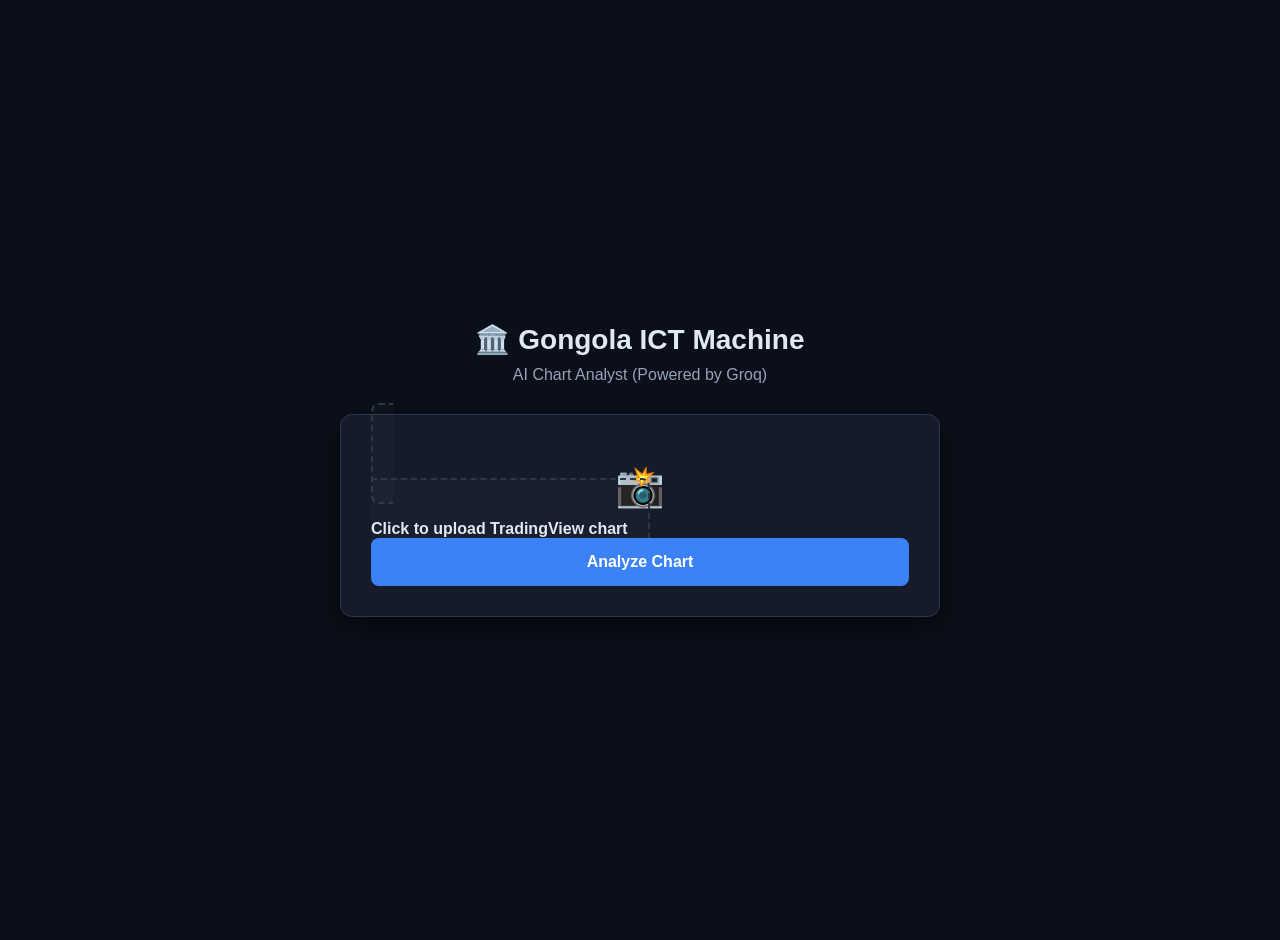
<file: gongola-ict-hub/analyzer/index.html>
<!DOCTYPE html>
<html lang="en">
<head>
    <meta charset="UTF-8">
    <meta name="viewport" content="width=device-width, initial-scale=1.0">
    <title>Gongola ICT Hub - AI Analyzer</title>
    <style>
        :root { --bg: #0b0f19; --card-bg: #151b2b; --text: #e2e8f0; --accent: #3b82f6; --bull: #10b981; --bear: #ef4444; --border: #2d3748; }
        body { font-family: 'Segoe UI', Tahoma, Geneva, Verdana, sans-serif; background: var(--bg); color: var(--text); margin: 0; padding: 20px; display: flex; justify-content: center; align-items: center; min-height: 100vh; }
        .container { width: 100%; max-width: 600px; }
        .header { text-align: center; margin-bottom: 30px; }
        .header h1 { margin: 0 0 10px 0; font-size: 28px; }
        .header p { color: #94a3b8; margin: 0; }
        .card { background: var(--card-bg); border: 1px solid var(--border); border-radius: 12px; padding: 30px; box-shadow: 0 10px 25px rgba(0,0,0,0.5); }
        .upload-zone { border: 2px dashed var(--border); border-radius: 8px; padding: 40px 20px; text-align: center; cursor: pointer; transition: 0.3s; margin-bottom: 20px; background: rgba(255,255,255,0.02); }
        .upload-zone:hover { border-color: var(--accent); background: rgba(59, 130, 246, 0.05); }
        .upload-zone.active { border-color: var(--bull); background: rgba(16, 185, 129, 0.05); }
        input[type="file"] { display: none; }
        .upload-icon { font-size: 40px; margin-bottom: 10px; display: block; }
        button { background: var(--accent); color: white; border: none; padding: 15px; border-radius: 8px; cursor: pointer; font-weight: bold; font-size: 16px; width: 100%; transition: 0.3s; }
        button:hover { background: #2563eb; }
        button:disabled { opacity: 0.5; cursor: not-allowed; }
        .loader { display: none; text-align: center; margin-top: 20px; color: var(--accent); font-weight: bold; }
        .result-box { margin-top: 25px; padding: 20px; border-radius: 8px; background: #1e293b; border-left: 5px solid var(--accent); display: none; }
        .result-row { margin-bottom: 12px; font-size: 15px; line-height: 1.5; }
        .result-row strong { color: #94a3b8; display: block; font-size: 12px; text-transform: uppercase; letter-spacing: 1px; margin-bottom: 3px; }
        .verdict-row { margin-top: 20px; padding: 15px; background: #0f172a; border-radius: 6px; border: 1px solid var(--border); }
        .verdict-row strong { color: var(--accent); }
    </style>
</head>
<body>
    <div class="container">
        <div class="header">
            <h1>🏛️ Gongola ICT Machine</h1>
            <p>AI Chart Analyst (Powered by Groq)</p>
        </div>

        <div class="card">
            <label for="chart-upload" class="upload-zone" id="drop-zone">
                <span class="upload-icon">📸</span>
                <span id="file-name" style="font-weight: bold;">Click to upload TradingView chart</span>
            </label>
            <input type="file" id="chart-upload" accept="image/*">
            
            <button onclick="analyzeChart()" id="analyze-btn">Analyze Chart</button>
            
            <div class="loader" id="loader">🧠 Groq AI is analyzing the chart...</div>
            
            <div class="result-box" id="result-box">
                <h3 style="color: var(--accent); margin-top: 0; margin-bottom: 20px;">AI Analysis</h3>
                <div class="result-row"><strong>Bias</strong> <span id="res-bias"></span></div>
                <div class="result-row"><strong>Order Blocks</strong> <span id="res-ob"></span></div>
                <div class="result-row"><strong>Fair Value Gaps</strong> <span id="res-fvg"></span></div>
                <div class="result-row"><strong>Turtle Soup</strong> <span id="res-ts"></span></div>
                <div class="verdict-row result-row"><strong>Verdict</strong> <span id="res-verdict" style="color: #f59e0b; font-weight: bold;"></span></div>
            </div>
        </div>
    </div>

    <script>
        // YOUR GOOGLE APPS SCRIPT URL
        const APPS_SCRIPT_URL = "https://script.google.com/macros/s/AKfycbwfp3lOPcooUDUULMR6VOAy2_SNsWfzBWljHrKQ2Get8ddEfXByg62gwJlM9EreOTvVaQ/exec";

        const fileInput = document.getElementById('chart-upload');
        const fileNameDisplay = document.getElementById('file-name');
        const dropZone = document.getElementById('drop-zone');
        let currentFile = null;

        fileInput.addEventListener('change', (e) => {
            if (e.target.files.length > 0) {
                currentFile = e.target.files[0];
                fileNameDisplay.textContent = currentFile.name;
                dropZone.classList.add('active');
            }
        });

        async function analyzeChart() {
            if (!currentFile) {
                alert("Please select an image first.");
                return;
            }
            
            document.getElementById('loader').style.display = 'block';
            document.getElementById('result-box').style.display = 'none';
            document.getElementById('analyze-btn').disabled = true;
            
            // Convert image to Base64
            const reader = new FileReader();
            reader.onload = async function(event) {
                const base64String = event.target.result.split(',')[1];
                
                try {
                    // Send to Google Apps Script (using text/plain to bypass CORS preflight)
                    const response = await fetch(APPS_SCRIPT_URL, {
                        method: 'POST',
                        headers: { 'Content-Type': 'text/plain;charset=utf-8' },
                        body: JSON.stringify({ imageBase64: base64String })
                    });
                    
                    const result = await response.json();
                    
                    if(result.error) {
                        alert("AI Error: " + result.error);
                    } else {
                        // Populate results
                        document.getElementById('res-bias').textContent = result.detected_bias || "N/A";
                        document.getElementById('res-ob').textContent = result.order_blocks || "None detected";
                        document.getElementById('res-fvg').textContent = result.fvg || "None detected";
                        document.getElementById('res-ts').textContent = result.turtle_soup || "None detected";
                        document.getElementById('res-verdict').textContent = result.verdict || "Wait";
                        
                        document.getElementById('result-box').style.display = 'block';
                    }
                } catch (error) {
                    alert("Network Error: Could not reach the AI server.");
                    console.error(error);
                } finally {
                    document.getElementById('loader').style.display = 'none';
                    document.getElementById('analyze-btn').disabled = false;
                }
            };
            reader.readAsDataURL(currentFile);
        }
    </script>
</body>
</html>
</file>
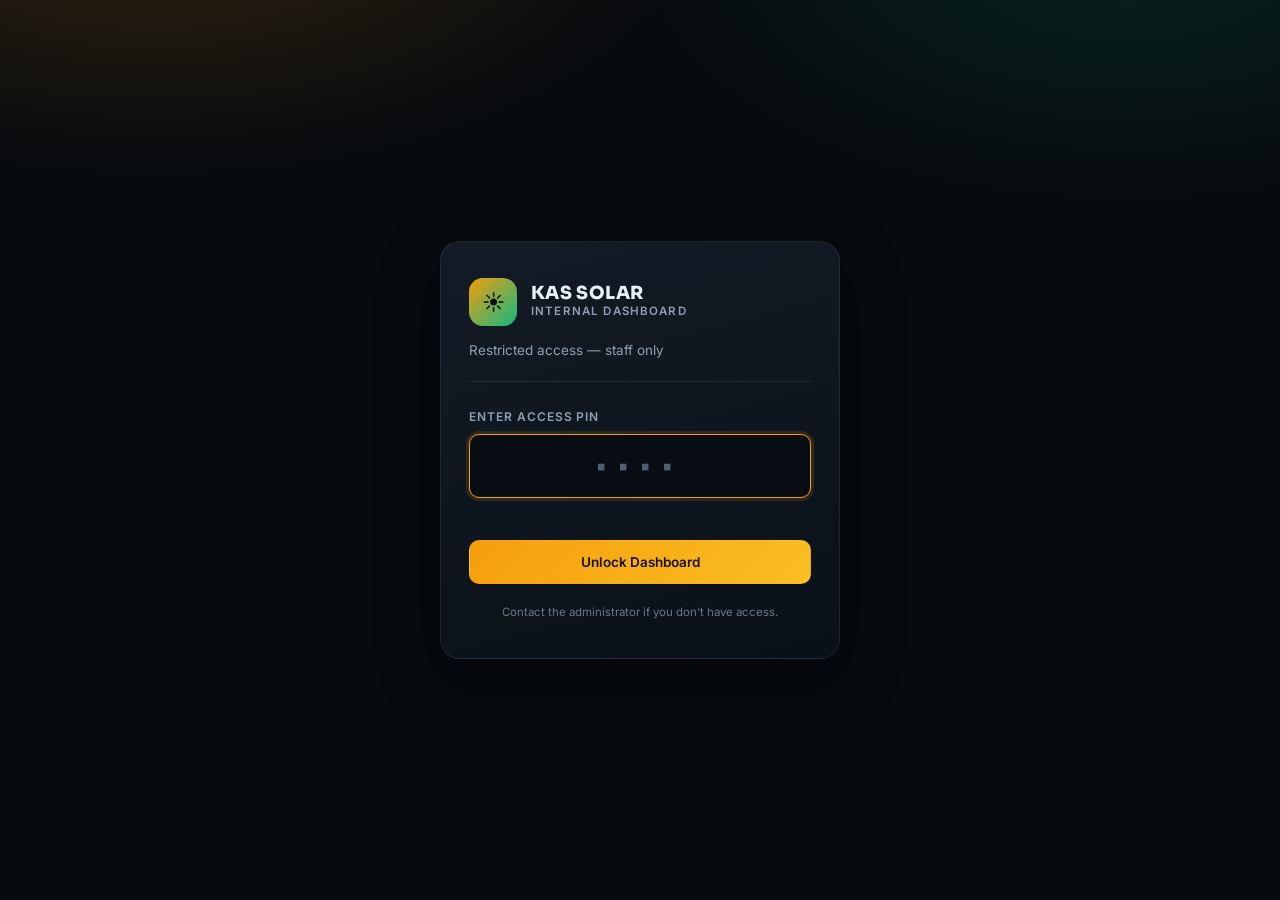
<file: kas-solar/dashboard/index.html>
<!DOCTYPE html>
<html lang="en">
<head>
<meta charset="UTF-8">
<meta name="viewport" content="width=device-width,initial-scale=1">
<title>KAS Solar — Internal Dashboard</title>
<meta name="robots" content="noindex,nofollow">
<meta name="theme-color" content="#070A0F">
<link rel="icon" href="data:image/svg+xml,%3Csvg xmlns='http://www.w3.org/2000/svg' viewBox='0 0 100 100'%3E%3Ctext y='.9em' font-size='90'%3E%E2%98%80%EF%B8%8F%3C/text%3E%3C/svg%3E">
<link rel="preconnect" href="https://fonts.googleapis.com">
<link rel="preconnect" href="https://fonts.gstatic.com" crossorigin>
<link href="https://fonts.googleapis.com/css2?family=Inter:wght@400;500;600;700&family=Sora:wght@600;700;800&display=swap" rel="stylesheet">
<style>
*,*::before,*::after{box-sizing:border-box;margin:0;padding:0}
:root{
  --gold:#F59E0B;--gold2:#FBBF24;--green:#10B981;--green2:#34D399;
  --bg:#070A0F;--panel:#0E141B;--panel2:#121B26;--panel3:#0A1017;
  --line:rgba(255,255,255,.08);--line2:rgba(255,255,255,.14);
  --text:#E8EEF5;--muted:#8FA0B2;--dim:#67788A;
  --danger:#EF4444;--warn:#F59E0B;--ok:#10B981;--info:#3B82F6;--purple:#A855F7;
  --r:14px;--font-body:'Inter',system-ui,sans-serif;--font-head:'Sora',sans-serif;
}
html,body{height:100%}
body{background:var(--bg);color:var(--text);font-family:var(--font-body);line-height:1.55;-webkit-font-smoothing:antialiased;overflow-x:hidden}
h1,h2,h3,h4{font-family:var(--font-head);letter-spacing:-.02em;line-height:1.15}
button,input,select,textarea{font-family:inherit;font-size:14px}
a{color:inherit;text-decoration:none}
input,select,textarea{background:#080D14;color:var(--text);border:1px solid var(--line);border-radius:10px;padding:11px 14px;width:100%;outline:none;transition:.18s}
input:focus,select:focus,textarea:focus{border-color:var(--gold);box-shadow:0 0 0 3px rgba(245,158,11,.14)}
input::placeholder,textarea::placeholder{color:#4F5E70}
select{cursor:pointer;appearance:none;-webkit-appearance:none;background-image:url("data:image/svg+xml;charset=utf-8,%3Csvg xmlns='http://www.w3.org/2000/svg' viewBox='0 0 16 16'%3E%3Cpath fill='%238FA0B2' d='M8 11L3 6h10z'/%3E%3C/svg%3E");background-repeat:no-repeat;background-position:right 12px center;background-size:14px;padding-right:34px}
.hidden{display:none!important}
.btn{display:inline-flex;align-items:center;justify-content:center;gap:8px;padding:11px 18px;border-radius:10px;font-size:13.5px;font-weight:600;border:1px solid transparent;cursor:pointer;transition:.2s;white-space:nowrap}
.btn-gold{background:linear-gradient(135deg,var(--gold),var(--gold2));color:#181006}
.btn-gold:hover{transform:translateY(-1px);box-shadow:0 8px 24px rgba(245,158,11,.26)}
.btn-ghost{background:rgba(255,255,255,.04);border-color:var(--line2);color:var(--text)}
.btn-ghost:hover{background:rgba(255,255,255,.08)}
.btn-sm{padding:8px 14px;font-size:12.5px}
.icon-btn{background:transparent;border:1px solid var(--line);color:var(--muted);padding:7px 12px;border-radius:9px;font-size:12px;font-weight:500;cursor:pointer;transition:.2s}
.icon-btn:hover{color:var(--text);border-color:var(--line2)}
.link-btn{background:none;border:none;color:var(--gold);font-size:12.5px;font-weight:600;cursor:pointer;padding:0}
.link-btn:hover{color:var(--gold2)}
.login-screen{min-height:100vh;display:grid;place-items:center;padding:24px;background:radial-gradient(900px 460px at 12% -12%,rgba(245,158,11,.18),transparent 62%),radial-gradient(820px 430px at 88% -6%,rgba(16,185,129,.14),transparent 62%),var(--bg)}
.login-card{width:100%;max-width:400px;background:linear-gradient(165deg,var(--panel2),#0A1017);border:1px solid var(--line);border-radius:20px;padding:36px 28px;box-shadow:0 20px 60px rgba(0,0,0,.4)}
.login-brand{display:flex;align-items:center;gap:14px;margin-bottom:8px}
.login-logo{width:48px;height:48px;border-radius:14px;background:linear-gradient(135deg,var(--gold),var(--green));display:grid;place-items:center;font-size:22px;color:#07100A;flex-shrink:0}
.login-brand h1{font-size:18px;font-weight:800;letter-spacing:.02em}
.login-brand p{font-size:11.5px;color:var(--muted);letter-spacing:.10em;text-transform:uppercase;font-weight:600}
.login-sub{color:var(--muted);font-size:13.5px;margin:14px 0 26px;padding-bottom:20px;border-bottom:1px solid var(--line)}
#loginForm label{display:block;font-size:12px;letter-spacing:.08em;text-transform:uppercase;font-weight:600;color:var(--muted);margin-bottom:8px}
#pinInput{text-align:center;font-size:24px;letter-spacing:.5em;padding:16px;font-family:var(--font-head);font-weight:700}
#loginForm .btn{margin-top:16px;width:100%;padding:13px}
.login-error{color:#FCA5A5;font-size:12.5px;margin-top:10px;min-height:16px}
.login-foot{color:var(--dim);font-size:11.5px;text-align:center;margin-top:20px}
.app{min-height:100vh;display:flex;flex-direction:column}
.app-header{position:sticky;top:0;z-index:40;display:flex;align-items:center;justify-content:space-between;gap:12px;padding:12px 18px;background:rgba(7,10,15,.85);backdrop-filter:blur(14px);-webkit-backdrop-filter:blur(14px);border-bottom:1px solid var(--line)}
.app-brand{display:flex;align-items:center;gap:11px}
.app-logo{width:38px;height:38px;border-radius:11px;background:linear-gradient(135deg,var(--gold),var(--green));display:grid;place-items:center;font-size:17px;color:#07100A;flex-shrink:0}
.app-brand b{display:block;font-family:var(--font-head);font-size:14px;font-weight:800;letter-spacing:.02em}
.app-brand small{display:block;font-size:10.5px;color:var(--muted);letter-spacing:.10em;text-transform:uppercase}
.app-header-right{display:flex;align-items:center;gap:10px}
.app-date{font-size:12px;color:var(--muted);display:none}
@media(min-width:560px){.app-date{display:inline}}
.tabs{position:sticky;top:62px;z-index:35;display:flex;gap:6px;padding:10px 18px;background:rgba(7,10,15,.85);backdrop-filter:blur(14px);-webkit-backdrop-filter:blur(14px);border-bottom:1px solid var(--line);overflow-x:auto;scrollbar-width:none}
.tabs::-webkit-scrollbar{display:none}
.tab{background:transparent;border:1px solid transparent;color:var(--muted);padding:9px 16px;border-radius:10px;font-size:13px;font-weight:600;cursor:pointer;transition:.2s;white-space:nowrap}
.tab:hover{color:var(--text);background:rgba(255,255,255,.04)}
.tab.active{background:rgba(245,158,11,.12);border-color:rgba(245,158,11,.30);color:var(--gold)}
.app-main{padding:22px 18px 60px;max-width:1240px;margin:0 auto;width:100%;flex:1}
.tab-panel{display:none;animation:fade .3s ease}
.tab-panel.active{display:block}
@keyframes fade{from{opacity:0;transform:translateY(6px)}to{opacity:1;transform:none}}
.section-head{display:flex;justify-content:space-between;align-items:flex-start;gap:14px;margin-bottom:20px;flex-wrap:wrap}
.section-head h2{font-size:22px;font-weight:800}
.section-sub{color:var(--muted);font-size:13px;margin-top:4px}
.stats-grid{display:grid;grid-template-columns:repeat(2,1fr);gap:12px;margin-bottom:22px}
@media(min-width:720px){.stats-grid{grid-template-columns:repeat(4,1fr)}}
.stat-card{background:linear-gradient(160deg,var(--panel),#0A1017);border:1px solid var(--line);border-radius:14px;padding:16px 18px;position:relative;overflow:hidden}
.stat-card::before{content:"";position:absolute;top:0;left:0;width:3px;height:100%;background:linear-gradient(180deg,var(--gold),var(--green))}
.stat-label{font-size:11px;font-weight:600;letter-spacing:.10em;text-transform:uppercase;color:var(--muted);margin-bottom:8px}
.stat-value{font-family:var(--font-head);font-size:22px;font-weight:800;color:var(--text);line-height:1.1}
.stat-value small{font-size:12px;font-weight:600;color:var(--muted);margin-left:3px}
.stat-meta{font-size:11.5px;color:var(--dim);margin-top:6px}
.panel-grid{display:grid;grid-template-columns:1fr;gap:16px}
@media(min-width:820px){.panel-grid{grid-template-columns:1fr 1fr}}
.panel{background:linear-gradient(165deg,var(--panel2),#0A1017);border:1px solid var(--line);border-radius:14px;padding:18px}
.panel-wide{grid-column:1/-1}
.panel-head{display:flex;justify-content:space-between;align-items:center;margin-bottom:14px;gap:10px}
.panel-head h3{font-size:14.5px;font-weight:700}
.toolbar{display:flex;gap:10px;margin-bottom:14px;flex-wrap:wrap}
.toolbar input,.toolbar select{flex:1;min-width:180px}
.toolbar select{flex:0 0 auto;min-width:160px}
.table-wrap{background:linear-gradient(165deg,var(--panel2),#0A1017);border:1px solid var(--line);border-radius:14px;overflow-x:auto}
table{width:100%;border-collapse:collapse;min-width:760px;font-size:13.5px}
thead{background:rgba(255,255,255,.025);border-bottom:1px solid var(--line)}
th{text-align:left;padding:13px 14px;font-size:11px;font-weight:700;letter-spacing:.08em;text-transform:uppercase;color:var(--muted)}
td{padding:14px;border-bottom:1px solid var(--line);vertical-align:middle}
tbody tr:last-child td{border-bottom:none}
tbody tr:hover{background:rgba(255,255,255,.02)}
.cell-primary{color:var(--text);font-weight:600}
.cell-meta{font-size:11.5px;color:var(--dim);margin-top:3px}
.cell-actions{display:flex;gap:6px;justify-content:flex-end}
.action-btn{background:transparent;border:1px solid var(--line);color:var(--muted);padding:5px 9px;border-radius:7px;font-size:11.5px;cursor:pointer;transition:.18s;font-weight:500;display:inline-flex;align-items:center;justify-content:center}
.action-btn:hover{color:var(--text);border-color:var(--line2)}
.action-btn.danger:hover{color:#FCA5A5;border-color:rgba(239,68,68,.36)}
.badge{display:inline-block;padding:4px 10px;border-radius:999px;font-size:11px;font-weight:700;letter-spacing:.04em;text-transform:uppercase;white-space:nowrap}
.badge-survey{background:rgba(59,130,246,.14);color:#93C5FD;border:1px solid rgba(59,130,246,.30)}
.badge-pending{background:rgba(245,158,11,.14);color:var(--gold2);border:1px solid rgba(245,158,11,.30)}
.badge-in-progress{background:rgba(251,191,36,.14);color:#FCD34D;border:1px solid rgba(251,191,36,.30)}
.badge-completed{background:rgba(16,185,129,.14);color:#6EE7B7;border:1px solid rgba(16,185,129,.30)}
.badge-warranty{background:rgba(168,85,247,.14);color:#D8B4FE;border:1px solid rgba(168,85,247,.30)}
.badge-available{background:rgba(16,185,129,.14);color:#6EE7B7;border:1px solid rgba(16,185,129,.30)}
.badge-on-site{background:rgba(245,158,11,.14);color:var(--gold2);border:1px solid rgba(245,158,11,.30)}
.badge-off-duty{background:rgba(107,114,128,.14);color:#D1D5DB;border:1px solid rgba(107,114,128,.30)}
.badge-low{background:rgba(239,68,68,.14);color:#FCA5A5;border:1px solid rgba(239,68,68,.30)}
.badge-ok{background:rgba(16,185,129,.14);color:#6EE7B7;border:1px solid rgba(16,185,129,.30)}
.eng-grid{display:grid;grid-template-columns:1fr;gap:14px}
@media(min-width:640px){.eng-grid{grid-template-columns:repeat(2,1fr)}}
@media(min-width:1000px){.eng-grid{grid-template-columns:repeat(3,1fr)}}
.eng-card{background:linear-gradient(165deg,var(--panel2),#0A1017);border:1px solid var(--line);border-radius:14px;padding:18px}
.eng-card-head{display:flex;align-items:center;gap:12px;margin-bottom:14px}
.eng-avatar{width:44px;height:44px;border-radius:12px;background:linear-gradient(135deg,var(--gold),var(--green2));color:#181006;display:grid;place-items:center;font-family:var(--font-head);font-weight:800;font-size:15px;flex-shrink:0}
.eng-card-head h4{font-size:14.5px;font-weight:700;line-height:1.2}
.eng-card-head p{font-size:11.5px;color:var(--muted);margin-top:2px}
.eng-meta-row{display:flex;justify-content:space-between;align-items:center;padding:10px 0;border-top:1px solid var(--line);font-size:12.5px;color:var(--muted)}
.eng-card-actions{display:flex;gap:6px;margin-top:8px}
.eng-chips{display:flex;flex-wrap:wrap;gap:8px}
.eng-chip{display:inline-flex;align-items:center;gap:7px;padding:7px 12px;border-radius:999px;background:rgba(255,255,255,.03);border:1px solid var(--line);font-size:12.5px;font-weight:500}
.eng-chip .dot{width:7px;height:7px;border-radius:50%;flex-shrink:0}
.dot-available{background:var(--ok);box-shadow:0 0 8px rgba(16,185,129,.5)}
.dot-on-site{background:var(--warn);box-shadow:0 0 8px rgba(245,158,11,.5)}
.dot-off-duty{background:#6B7280}
.eng-chip small{color:var(--muted);font-size:11px}
.mini-table-wrap table{min-width:0}
.mini-table-wrap th{font-size:10px;padding:10px 10px}
.mini-table-wrap td{font-size:12.5px;padding:10px}
.modal{position:fixed;inset:0;z-index:80;display:grid;place-items:center;padding:20px;background:rgba(0,0,0,.7);backdrop-filter:blur(6px);-webkit-backdrop-filter:blur(6px)}
.modal-card{width:100%;max-width:520px;max-height:92vh;overflow-y:auto;background:linear-gradient(165deg,var(--panel2),#0A1017);border:1px solid var(--line2);border-radius:18px;padding:22px}
.modal-head{display:flex;justify-content:space-between;align-items:center;margin-bottom:18px;gap:12px}
.modal-head h3{font-size:17px;font-weight:800}
.modal-actions{display:flex;gap:10px;justify-content:flex-end;margin-top:20px;padding-top:16px;border-top:1px solid var(--line)}
.field{margin-bottom:14px}
.field label{display:block;font-size:11.5px;font-weight:600;letter-spacing:.06em;text-transform:uppercase;color:var(--muted);margin-bottom:6px}
.field-row{display:grid;grid-template-columns:1fr 1fr;gap:10px}
@media(max-width:480px){.field-row{grid-template-columns:1fr}}
textarea{resize:vertical;min-height:70px;font-family:inherit}
.empty{padding:40px 20px;text-align:center;color:var(--dim);font-size:13px}
.empty-ico{font-size:32px;margin-bottom:8px;opacity:.5}
</style>
</head>
<body>

<div id="loginScreen" class="login-screen">
  <div class="login-card">
    <div class="login-brand">
      <div class="login-logo">☀</div>
      <div>
        <h1>KAS SOLAR</h1>
        <p>Internal Dashboard</p>
      </div>
    </div>
    <p class="login-sub">Restricted access — staff only</p>
    <form id="loginForm">
      <label for="pinInput">Enter Access PIN</label>
      <input type="password" id="pinInput" inputmode="numeric" maxlength="4" autocomplete="off" placeholder="••••" required>
      <p class="login-error" id="loginError"></p>
      <button type="submit" class="btn btn-gold">Unlock Dashboard</button>
    </form>
    <p class="login-foot">Contact the administrator if you don't have access.</p>
  </div>
</div>

<div id="app" class="app hidden">
  <header class="app-header">
    <div class="app-brand">
      <div class="app-logo">☀</div>
      <div>
        <b>KAS SOLAR</b>
        <small>Internal Dashboard</small>
      </div>
    </div>
    <div class="app-header-right">
      <span class="app-date" id="appDate"></span>
      <button class="icon-btn" id="logoutBtn" title="Lock">🔒 Lock</button>
    </div>
  </header>
  <nav class="tabs">
    <button class="tab active" data-tab="overview">📊 Overview</button>
    <button class="tab" data-tab="installations">🔧 Installations</button>
    <button class="tab" data-tab="inventory">🔋 Inventory</button>
    <button class="tab" data-tab="engineers">👷 Engineers</button>
  </nav>
  <main class="app-main">
    <section id="tab-overview" class="tab-panel active">
      <div class="section-head">
        <div>
          <h2>Overview</h2>
          <p class="section-sub">Real-time snapshot of operations</p>
        </div>
      </div>
      <div class="stats-grid" id="statsGrid"></div>
      <div class="panel-grid">
        <div class="panel">
          <div class="panel-head"><h3>Recent Installations</h3><button class="link-btn" data-jump="installations">View all →</button></div>
          <div id="recentInstalls" class="mini-table-wrap"></div>
        </div>
        <div class="panel">
          <div class="panel-head"><h3>Low Stock Alerts</h3><button class="link-btn" data-jump="inventory">Manage →</button></div>
          <div id="lowStock" class="mini-table-wrap"></div>
        </div>
        <div class="panel panel-wide">
          <div class="panel-head"><h3>Engineer Status</h3><button class="link-btn" data-jump="engineers">Manage →</button></div>
          <div id="engineerStatus" class="eng-chips"></div>
        </div>
      </div>
    </section>
    <section id="tab-installations" class="tab-panel">
      <div class="section-head">
        <div><h2>Installations</h2><p class="section-sub">Track every job from survey to warranty</p></div>
        <button class="btn btn-gold" data-add="install">+ New Installation</button>
      </div>
      <div class="toolbar">
        <input type="search" id="searchInstall" placeholder="Search customer, phone, engineer…">
        <select id="filterStatus">
          <option value="">All Statuses</option>
          <option value="survey">Survey</option>
          <option value="pending">Pending</option>
          <option value="in-progress">In Progress</option>
          <option value="completed">Completed</option>
          <option value="warranty">Warranty</option>
        </select>
      </div>
      <div class="table-wrap"><table id="installTable"></table></div>
    </section>
    <section id="tab-inventory" class="tab-panel">
      <div class="section-head">
        <div><h2>Inventory</h2><p class="section-sub">Batteries, panels, inverters and accessories</p></div>
        <button class="btn btn-gold" data-add="item">+ Add Item</button>
      </div>
      <div class="toolbar">
        <input type="search" id="searchItem" placeholder="Search name, brand, spec…">
        <select id="filterCategory">
          <option value="">All Categories</option>
          <option value="Battery">Battery</option>
          <option value="Panel">Panel</option>
          <option value="Inverter">Inverter</option>
          <option value="Accessory">Accessory</option>
        </select>
      </div>
      <div class="table-wrap"><table id="itemTable"></table></div>
    </section>
    <section id="tab-engineers" class="tab-panel">
      <div class="section-head">
        <div><h2>Site Engineers</h2><p class="section-sub">Assign, track and contact your field team</p></div>
        <button class="btn btn-gold" data-add="eng">+ Add Engineer</button>
      </div>
      <div class="toolbar">
        <input type="search" id="searchEng" placeholder="Search name, phone, role…">
      </div>
      <div class="eng-grid" id="engGrid"></div>
    </section>
  </main>
</div>

<div id="modal" class="modal hidden">
  <div class="modal-card">
    <div class="modal-head">
      <h3 id="modalTitle">Add</h3>
      <button class="icon-btn" id="modalClose" type="button">✕</button>
    </div>
    <form id="modalForm">
      <div id="modalFields"></div>
      <div class="modal-actions">
        <button type="button" class="btn btn-ghost" id="modalCancel">Cancel</button>
        <button type="submit" class="btn btn-gold" id="modalSave">Save</button>
      </div>
    </form>
  </div>
</div>

<script>
(function(){
'use strict';
var PIN = '1973';
var KEYS = { auth:'kas_auth', installs:'kas_installations', items:'kas_inventory', engineers:'kas_engineers', seeded:'kas_seeded_v1' };
var STATUS_LABELS = { survey:'Survey', pending:'Pending', 'in-progress':'In Progress', completed:'Completed', warranty:'Warranty', available:'Available', 'on-site':'On-Site', 'off-duty':'Off-Duty' };
var state = { installs:[], items:[], engineers:[], editing:null, searchInstall:'', filterInstallStatus:'', searchItem:'', filterCategory:'', searchEng:'' };

function $(id){ return document.getElementById(id); }
function $$(s,c){ return Array.prototype.slice.call((c||document).querySelectorAll(s)); }
function uid(){ return Date.now().toString(36)+Math.random().toString(36).slice(2,7); }
function esc(s){ return String(s==null?'':s).replace(/[&<>"']/g,function(c){return {'&':'&amp;','<':'&lt;','>':'&gt;','"':'&quot;',"'":'&#39;'}[c];}); }
function money(n){ return '\u20A6'+(Number(n)||0).toLocaleString('en-NG'); }
function num(n){ return Number(n)||0; }
function fmtDate(d){ if(!d) return '\u2014'; var x=new Date(d); if(isNaN(x)) return esc(d); return x.toLocaleDateString('en-GB',{day:'2-digit',month:'short',year:'numeric'}); }
function readJSON(k,d){ try{ var v=localStorage.getItem(k); return v?JSON.parse(v):d; } catch(e){ return d; } }
function writeJSON(k,v){ try{ localStorage.setItem(k,JSON.stringify(v)); } catch(e){} }
function isAuthed(){ return sessionStorage.getItem(KEYS.auth)==='1'; }
function setAuthed(v){ if(v) sessionStorage.setItem(KEYS.auth,'1'); else sessionStorage.removeItem(KEYS.auth); }
function persist(){ writeJSON(KEYS.installs,state.installs); writeJSON(KEYS.items,state.items); writeJSON(KEYS.engineers,state.engineers); }

function seed(){
  var e1=uid(), e2=uid(), e3=uid(), e4=uid();
  state.engineers = [
    {id:e1,name:'Engr. Bello Mohammed',phone:'0803 555 1111',role:'Lead Engineer',status:'on-site',notes:''},
    {id:e2,name:'Ibrahim Suleiman',phone:'0812 666 2222',role:'Site Technician',status:'available',notes:''},
    {id:e3,name:'Abdulrahman Yakubu',phone:'0705 777 3333',role:'Electrical Engineer',status:'on-site',notes:''},
    {id:e4,name:'Musa Adamu',phone:'0806 888 4444',role:'Apprentice',status:'off-duty',notes:''}
  ];
  state.installs = [
    {id:uid(),customer:'Alhaji Musa Ibrahim',phone:'0803 111 2233',address:'Jimeta, Yola North',systemKw:5,panels:9,batteries:4,inverterVa:5000,engineerId:e1,status:'in-progress',date:'2025-02-10',amount:2850000,notes:'Hybrid system with generator changeover'},
    {id:uid(),customer:'Hajiya Aisha Bello',phone:'0812 444 5566',address:'GRA, Yola South',systemKw:3,panels:6,batteries:2,inverterVa:3000,engineerId:e2,status:'completed',date:'2025-01-22',amount:1450000,notes:'Residential rooftop'},
    {id:uid(),customer:'Yola Pharmacy Ltd',phone:'0705 777 8899',address:'Market Road, Yola',systemKw:10,panels:18,batteries:8,inverterVa:10000,engineerId:e3,status:'pending',date:'2025-02-28',amount:6200000,notes:'Commercial three-phase, awaiting deposit'},
    {id:uid(),customer:'Mr. Yakubu Adamu',phone:'0806 222 3344',address:'Numan Road, Yola',systemKw:2,panels:4,batteries:2,inverterVa:2000,engineerId:'',status:'survey',date:'2025-03-02',amount:950000,notes:'Site survey scheduled'}
  ];
  state.items = [
    {id:uid(),name:'Felicity 200Ah Tubular Battery',category:'Battery',brand:'Felicity',spec:'12V 200Ah',quantity:18,unitPrice:385000,reorderLevel:5},
    {id:uid(),name:'Luminous 200Ah Tall Tubular',category:'Battery',brand:'Luminous',spec:'12V 200Ah',quantity:3,unitPrice:410000,reorderLevel:5},
    {id:uid(),name:'Canadian Solar 550W Panel',category:'Panel',brand:'Canadian Solar',spec:'550W Mono',quantity:42,unitPrice:145000,reorderLevel:10},
    {id:uid(),name:'Jinko 450W Panel',category:'Panel',brand:'Jinko',spec:'450W Mono',quantity:12,unitPrice:120000,reorderLevel:10},
    {id:uid(),name:'Growatt 5kVA Hybrid Inverter',category:'Inverter',brand:'Growatt',spec:'5kVA 48V',quantity:6,unitPrice:950000,reorderLevel:3},
    {id:uid(),name:'Victron 3kVA Inverter',category:'Inverter',brand:'Victron',spec:'3kVA 24V',quantity:2,unitPrice:1200000,reorderLevel:3},
    {id:uid(),name:'MC4 Connectors (pair)',category:'Accessory',brand:'Generic',spec:'30A',quantity:100,unitPrice:1500,reorderLevel:20},
    {id:uid(),name:'Solar DC Cable 6mm (per m)',category:'Accessory',brand:'Generic',spec:'6mm\u00B2',quantity:250,unitPrice:1200,reorderLevel:50}
  ];
  persist();
}
function seedIfEmpty(){ if(localStorage.getItem(KEYS.seeded)) return; seed(); localStorage.setItem(KEYS.seeded,'1'); }

function engineerById(id){ for(var i=0;i<state.engineers.length;i++){ if(state.engineers[i].id===id) return state.engineers[i]; } return null; }
function statusBadge(s){ return '<span class="badge badge-'+esc(s)+'">'+esc(STATUS_LABELS[s]||s)+'</span>'; }

function renderAll(){ renderOverview(); renderInstallations(); renderInventory(); renderEngineers(); }

function statCard(label,value,meta){
  return '<div class="stat-card"><div class="stat-label">'+esc(label)+'</div><div class="stat-value">'+value+'</div><div class="stat-meta">'+esc(meta)+'</div></div>';
}

function renderOverview(){
  var active = state.installs.filter(function(i){ return i.status!=='completed' && i.status!=='warranty'; }).length;
  var completed = state.installs.filter(function(i){ return i.status==='completed'; });
  var totalKw = completed.reduce(function(s,i){ return s+num(i.systemKw); },0);
  var revenue = completed.reduce(function(s,i){ return s+num(i.amount); },0);
  var invValue = state.items.reduce(function(s,i){ return s+num(i.quantity)*num(i.unitPrice); },0);
  var totalQty = state.items.reduce(function(s,i){ return s+num(i.quantity); },0);
  $('statsGrid').innerHTML =
    statCard('Active Jobs',active,'Survey \u00B7 Pending \u00B7 In Progress')+
    statCard('Installed Capacity',totalKw.toFixed(1)+' <small>kW</small>','From '+completed.length+' completed installs')+
    statCard('Inventory Value',money(invValue),totalQty+' units in stock')+
    statCard('Revenue (Completed)',money(revenue),'Total value delivered');
  var recent = state.installs.slice().sort(function(a,b){ return (b.date||'').localeCompare(a.date||''); }).slice(0,5);
  if(!recent.length){ $('recentInstalls').innerHTML='<div class="empty"><div class="empty-ico">📋</div>No installations yet</div>'; }
  else{
    var rows = recent.map(function(r){
      var eng = engineerById(r.engineerId);
      return '<tr><td><div class="cell-primary">'+esc(r.customer)+'</div><div class="cell-meta">'+num(r.systemKw)+' kW \u00B7 '+num(r.panels)+' panels</div></td>'+'<td>'+esc(eng?eng.name:'Unassigned')+'</td><td>'+statusBadge(r.status)+'</td></tr>';
    }).join('');
    $('recentInstalls').innerHTML='<table><thead><tr><th>Customer</th><th>Engineer</th><th>Status</th></tr></thead><tbody>'+rows+'</tbody></table>';
  }
  var low = state.items.filter(function(i){ return num(i.quantity)<=num(i.reorderLevel); });
  if(!low.length){ $('lowStock').innerHTML='<div class="empty"><div class="empty-ico">✅</div>All stock levels healthy</div>'; }
  else{
    var rows2 = low.map(function(r){
      return '<tr><td><div class="cell-primary">'+esc(r.name)+'</div><div class="cell-meta">'+esc(r.brand||'')+' '+esc(r.spec||'')+'</div></td>'+'<td style="text-align:right"><b style="color:#FCA5A5">'+num(r.quantity)+'</b> <span style="color:#67788A;font-size:11px">/ '+num(r.reorderLevel)+' min</span></td></tr>';
    }).join('');
    $('lowStock').innerHTML='<table><thead><tr><th>Item</th><th style="text-align:right">Stock</th></tr></thead><tbody>'+rows2+'</tbody></table>';
  }
  if(!state.engineers.length){ $('engineerStatus').innerHTML='<div class="empty" style="padding:20px"><div class="empty-ico">👷</div>No engineers added</div>'; }
  else{
    $('engineerStatus').innerHTML = state.engineers.map(function(e){
      var dot = e.status==='on-site'?'dot-on-site':(e.status==='available'?'dot-available':'dot-off-duty');
      var jobs = state.installs.filter(function(i){ return i.engineerId===e.id && i.status!=='completed' && i.status!=='warranty'; }).length;
      return '<span class="eng-chip"><span class="dot '+dot+'"></span>'+esc(e.name)+' <small>('+jobs+' jobs)</small></span>';
    }).join('');
  }
}

function renderInstallations(){
  var q = state.searchInstall.toLowerCase();
  var fs = state.filterInstallStatus;
  var list = state.installs.filter(function(r){
    if(fs && r.status!==fs) return false;
    if(!q) return true;
    var eng = engineerById(r.engineerId);
    return (r.customer||'').toLowerCase().indexOf(q)>=0 || (r.phone||'').toLowerCase().indexOf(q)>=0 || (r.address||'').toLowerCase().indexOf(q)>=0 || (eng&&eng.name||'').toLowerCase().indexOf(q)>=0;
  });
  if(!list.length){ $('installTable').innerHTML='<tbody><tr><td colspan="7"><div class="empty"><div class="empty-ico">🔧</div>No installations match your filter</div></td></tr></tbody>'; return; }
  var rows = list.map(function(r){
    var eng = engineerById(r.engineerId);
    var waPhone = (r.phone||'').replace(/\D/g,''); if(waPhone.indexOf('0')===0) waPhone='234'+waPhone.slice(1);
    var waUrl = waPhone?'https://wa.me/'+waPhone:'#';
    return '<tr>'
      + '<td><div class="cell-primary">'+esc(r.customer)+'</div><div class="cell-meta">'+esc(r.phone||'\u2014')+'</div></td>'
      + '<td><div class="cell-primary">'+num(r.systemKw)+' kW</div><div class="cell-meta">'+num(r.panels)+' panels \u00B7 '+num(r.batteries)+' batteries</div></td>'
      + '<td>'+esc(eng?eng.name:'\u2014')+'</td>'
      + '<td>'+statusBadge(r.status)+'</td>'
      + '<td>'+fmtDate(r.date)+'</td>'
      + '<td><div class="cell-primary">'+money(r.amount)+'</div></td>'
      + '<td><div class="cell-actions">'
        + (waPhone?'<a class="action-btn" href="'+waUrl+'" target="_blank" rel="noopener">💬</a>':'')
        + '<button class="action-btn" onclick="window._kasEdit(\'install\',\''+esc(r.id)+'\')">Edit</button>'
        + '<button class="action-btn danger" onclick="window._kasDel(\'install\',\''+esc(r.id)+'\')">Del</button>'
      + '</div></td></tr>';
  }).join('');
  $('installTable').innerHTML='<thead><tr><th>Customer</th><th>System</th><th>Engineer</th><th>Status</th><th>Date</th><th>Amount</th><th style="text-align:right">Actions</th></tr></thead><tbody>'+rows+'</tbody>';
}

function renderInventory(){
  var q = state.searchItem.toLowerCase();
  var fc = state.filterCategory;
  var list = state.items.filter(function(r){
    if(fc && r.category!==fc) return false;
    if(!q) return true;
    return (r.name||'').toLowerCase().indexOf(q)>=0 || (r.brand||'').toLowerCase().indexOf(q)>=0 || (r.spec||'').toLowerCase().indexOf(q)>=0;
  });
  if(!list.length){ $('itemTable').innerHTML='<tbody><tr><td colspan="7"><div class="empty"><div class="empty-ico">🔋</div>No items match your filter</div></td></tr></tbody>'; return; }
  var rows = list.map(function(r){
    var isLow = num(r.quantity)<=num(r.reorderLevel);
    var val = num(r.quantity)*num(r.unitPrice);
    return '<tr>'
      + '<td><div class="cell-primary">'+esc(r.name)+'</div><div class="cell-meta">'+esc(r.brand||'')+' \u00B7 '+esc(r.spec||'')+'</div></td>'
      + '<td>'+esc(r.category)+'</td>'
      + '<td><div class="cell-primary">'+num(r.quantity)+'</div><div class="cell-meta">min '+num(r.reorderLevel)+'</div></td>'
      + '<td>'+money(r.unitPrice)+'</td>'
      + '<td>'+money(val)+'</td>'
      + '<td>'+(isLow?'<span class="badge badge-low">Low</span>':'<span class="badge badge-ok">OK</span>')+'</td>'
      + '<td><div class="cell-actions">'
        + '<button class="action-btn" onclick="window._kasEdit(\'item\',\''+esc(r.id)+'\')">Edit</button>'
        + '<button class="action-btn danger" onclick="window._kasDel(\'item\',\''+esc(r.id)+'\')">Del</button>'
      + '</div></td></tr>';
  }).join('');
  $('itemTable').innerHTML='<thead><tr><th>Item</th><th>Category</th><th>Qty</th><th>Unit Price</th><th>Total Value</th><th>Status</th><th style="text-align:right">Actions</th></tr></thead><tbody>'+rows+'</tbody>';
}

function renderEngineers(){
  var q = state.searchEng.toLowerCase();
  var list = state.engineers.filter(function(r){
    if(!q) return true;
    return (r.name||'').toLowerCase().indexOf(q)>=0 || (r.phone||'').toLowerCase().indexOf(q)>=0 || (r.role||'').toLowerCase().indexOf(q)>=0;
  });
  if(!list.length){ $('engGrid').innerHTML='<div class="empty" style="grid-column:1/-1"><div class="empty-ico">👷</div>No engineers match your search</div>'; return; }
  $('engGrid').innerHTML = list.map(function(e){
    var initials = (e.name||'').split(' ').filter(Boolean).map(function(w){ return w[0]; }).slice(0,2).join('').toUpperCase();
    var jobs = state.installs.filter(function(i){ return i.engineerId===e.id && i.status!=='completed' && i.status!=='warranty'; }).length;
    var phone = (e.phone||'').replace(/\D/g,''); if(phone.indexOf('0')===0) phone='234'+phone.slice(1);
    return '<div class="eng-card">'
      + '<div class="eng-card-head"><div class="eng-avatar">'+esc(initials||'?')+'</div><div><h4>'+esc(e.name)+'</h4><p>'+esc(e.role||'\u2014')+'</p></div></div>'
      + '<div class="eng-meta-row"><span>Status</span>'+statusBadge(e.status)+'</div>'
      + '<div class="eng-meta-row"><span>Active Jobs</span><span style="font-family:var(--font-head);font-weight:700;color:'+(jobs?'var(--gold)':'var(--muted)')+'">'+jobs+'</span></div>'
      + '<div class="eng-meta-row"><span>Phone</span><span style="color:var(--text)">'+esc(e.phone||'\u2014')+'</span></div>'
      + '<div class="eng-card-actions">'
        + (phone?'<a class="action-btn" style="flex:1" href="https://wa.me/'+phone+'" target="_blank" rel="noopener">💬 WhatsApp</a>':'')
        + (e.phone?'<a class="action-btn" style="flex:1" href="tel:'+esc(e.phone.replace(/\s/g,''))+'">📞 Call</a>':'')
      + '</div>'
      + '<div style="display:flex;gap:6px;margin-top:8px">'
        + '<button class="action-btn" style="flex:1" onclick="window._kasEdit(\'eng\',\''+esc(e.id)+'\')">Edit</button>'
        + '<button class="action-btn danger" style="flex:1" onclick="window._kasDel(\'eng\',\''+esc(e.id)+'\')">Delete</button>'
      + '</div></div>';
  }).join('');
}

function field(label,inputHtml){ return '<div class="field"><label>'+esc(label)+'</label>'+inputHtml+'</div>'; }

function buildFields(type, data){
  if(type==='install'){
    var engOpts='<option value="">\u2014 Unassigned \u2014</option>';
    state.engineers.forEach(function(e){ engOpts+='<option value="'+esc(e.id)+'"'+(data.engineerId===e.id?' selected':'')+'>'+esc(e.name)+'</option>'; });
    var stOpts = ['survey','pending','in-progress','completed','warranty'].map(function(s){ return '<option value="'+s+'"'+(data.status===s?' selected':'')+'>'+STATUS_LABELS[s]+'</option>'; }).join('');
    return field('Customer Name','<input name="customer" required value="'+esc(data.customer||'')+'">')
      + '<div class="field-row">'+field('Phone','<input name="phone" value="'+esc(data.phone||'')+'">')+field('Date','<input name="date" type="date" value="'+esc(data.date||'')+'">')+'</div>'
      + field('Address','<input name="address" value="'+esc(data.address||'')+'">')
      + '<div class="field-row">'+field('System Size (kW)','<input name="systemKw" type="number" step="0.1" min="0" value="'+esc(data.systemKw||'')+'">')+field('Panel Count','<input name="panels" type="number" min="0" value="'+esc(data.panels||'')+'">')+'</div>'
      + '<div class="field-row">'+field('Battery Count','<input name="batteries" type="number" min="0" value="'+esc(data.batteries||'')+'">')+field('Inverter (VA)','<input name="inverterVa" type="number" min="0" value="'+esc(data.inverterVa||'')+'">')+'</div>'
      + '<div class="field-row">'+field('Assigned Engineer','<select name="engineerId">'+engOpts+'</select>')+field('Status','<select name="status">'+stOpts+'</select>')+'</div>'
      + field('Amount (\u20A6)','<input name="amount" type="number" min="0" step="100" value="'+esc(data.amount||'')+'">')
      + field('Notes','<textarea name="notes">'+esc(data.notes||'')+'</textarea>');
  }
  if(type==='item'){
    var catOpts = ['Battery','Panel','Inverter','Accessory'].map(function(c){ return '<option value="'+c+'"'+(data.category===c?' selected':'')+'>'+c+'</option>'; }).join('');
    return field('Item Name','<input name="name" required value="'+esc(data.name||'')+'">')
      + '<div class="field-row">'+field('Category','<select name="category">'+catOpts+'</select>')+field('Brand','<input name="brand" value="'+esc(data.brand||'')+'">')+'</div>'
      + field('Specification','<input name="spec" placeholder="e.g. 12V 200Ah" value="'+esc(data.spec||'')+'">')
      + '<div class="field-row">'+field('Quantity','<input name="quantity" type="number" min="0" value="'+esc(data.quantity||'')+'">')+field('Reorder Level','<input name="reorderLevel" type="number" min="0" value="'+esc(data.reorderLevel||'')+'">')+'</div>'
      + field('Unit Price (\u20A6)','<input name="unitPrice" type="number" min="0" step="100" value="'+esc(data.unitPrice||'')+'">');
  }
  var stOpts2 = ['available','on-site','off-duty'].map(function(s){ return '<option value="'+s+'"'+(data.status===s?' selected':'')+'>'+STATUS_LABELS[s]+'</option>'; }).join('');
  return field('Full Name','<input name="name" required value="'+esc(data.name||'')+'">')
    + '<div class="field-row">'+field('Phone','<input name="phone" value="'+esc(data.phone||'')+'">')+field('Status','<select name="status">'+stOpts2+'</select>')+'</div>'
    + field('Role','<input name="role" placeholder="e.g. Lead Engineer" value="'+esc(data.role||'')+'">')
    + field('Notes','<textarea name="notes">'+esc(data.notes||'')+'</textarea>');
}

function openModal(type, id){
  state.editing = { type:type, id:id||null };
  var data = {}, title = '';
  if(id){
    var list = type==='install'?state.installs:(type==='item'?state.items:state.engineers);
    for(var i=0;i<list.length;i++){ if(list[i].id===id){ data = list[i]; break; } }
    title = 'Edit '+(type==='install'?'Installation':type==='item'?'Inventory Item':'Engineer');
  } else {
    if(type==='install') data = { status:'survey', date:new Date().toISOString().slice(0,10) };
    else if(type==='item') data = { category:'Battery', quantity:1, reorderLevel:5 };
    else data = { status:'available' };
    title = 'Add '+(type==='install'?'Installation':type==='item'?'Inventory Item':'Engineer');
  }
  $('modalTitle').textContent = title;
  $('modalFields').innerHTML = buildFields(type, data);
  $('modal').classList.remove('hidden');
}

function closeModal(){ $('modal').classList.add('hidden'); state.editing = null; }

function saveModal(ev){
  ev.preventDefault();
  if(!state.editing) return;
  var type = state.editing.type, id = state.editing.id, form = $('modalForm'), data = {};
  ['customer','phone','address','systemKw','panels','batteries','inverterVa','engineerId','status','date','amount','notes','name','category','brand','spec','quantity','unitPrice','reorderLevel','role'].forEach(function(k){
    var el = form.querySelector('[name="'+k+'"]'); if(el) data[k] = el.value;
  });
  ['systemKw','panels','batteries','inverterVa','amount','quantity','unitPrice','reorderLevel'].forEach(function(k){ if(k in data) data[k] = Number(data[k])||0; });
  var list = type==='install'?state.installs:(type==='item'?state.items:state.engineers);
  if(id){ for(var i=0;i<list.length;i++){ if(list[i].id===id){ list[i] = Object.assign({},list[i],data); break; } } }
  else { data.id = uid(); list.push(data); }
  persist(); closeModal(); renderAll(); toast(id?'Updated successfully':'Added successfully');
}

function deleteItem(type, id){
  if(!confirm('Delete this item? This cannot be undone.')) return;
  var list = type==='install'?state.installs:(type==='item'?state.items:state.engineers);
  for(var i=0;i<list.length;i++){ if(list[i].id===id){ list.splice(i,1); break; } }
  persist(); renderAll(); toast('Deleted');
}

function toast(msg){
  var t = document.createElement('div');
  t.textContent = msg;
  t.style.cssText = 'position:fixed;bottom:24px;left:50%;transform:translateX(-50%);background:linear-gradient(135deg,#10B981,#34D399);color:#04140E;padding:11px 20px;border-radius:10px;font-size:13px;font-weight:600;z-index:100;box-shadow:0 10px 30px rgba(16,185,129,.4);transition:opacity .3s';
  document.body.appendChild(t);
  setTimeout(function(){ t.style.opacity='0'; setTimeout(function(){ t.remove(); },300); }, 1800);
}

function showApp(){
  $('loginScreen').classList.add('hidden');
  $('app').classList.remove('hidden');
  $('appDate').textContent = new Date().toLocaleDateString('en-GB',{weekday:'short',day:'numeric',month:'short',year:'numeric'});
  renderAll();
}
function showLogin(){
  $('app').classList.add('hidden');
  $('loginScreen').classList.remove('hidden');
  $('pinInput').value=''; $('loginError').textContent='';
  setTimeout(function(){ $('pinInput').focus(); }, 100);
}

function initEvents(){
  $$('.tab').forEach(function(btn){
    btn.addEventListener('click', function(){
      var name = btn.getAttribute('data-tab');
      $$('.tab').forEach(function(b){ b.classList.toggle('active', b===btn); });
      $$('.tab-panel').forEach(function(p){ p.classList.toggle('active', p.id==='tab-'+name); });
    });
  });
  $$('[data-jump]').forEach(function(btn){
    btn.addEventListener('click', function(){ var t = document.querySelector('.tab[data-tab="'+btn.getAttribute('data-jump')+'"]'); if(t) t.click(); });
  });
  $$('[data-add]').forEach(function(btn){
    btn.addEventListener('click', function(){ openModal(btn.getAttribute('data-add')); });
  });
  $('searchInstall').addEventListener('input', function(e){ state.searchInstall=e.target.value; renderInstallations(); });
  $('filterStatus').addEventListener('change', function(e){ state.filterInstallStatus=e.target.value; renderInstallations(); });
  $('searchItem').addEventListener('input', function(e){ state.searchItem=e.target.value; renderInventory(); });
  $('filterCategory').addEventListener('change', function(e){ state.filterCategory=e.target.value; renderInventory(); });
  $('searchEng').addEventListener('input', function(e){ state.searchEng=e.target.value; renderEngineers(); });
  $('modalClose').addEventListener('click', closeModal);
  $('modalCancel').addEventListener('click', closeModal);
  $('modalForm').addEventListener('submit', saveModal);
  $('modal').addEventListener('click', function(e){ if(e.target===$('modal')) closeModal(); });
  $('logoutBtn').addEventListener('click', function(){ setAuthed(false); showLogin(); });
  window._kasEdit = function(type, id){ openModal(type, id); };
  window._kasDel = function(type, id){ deleteItem(type, id); };
}

function boot(){
  state.installs = readJSON(KEYS.installs, []);
  state.items = readJSON(KEYS.items, []);
  state.engineers = readJSON(KEYS.engineers, []);
  seedIfEmpty();
  state.installs = readJSON(KEYS.installs, []);
  state.items = readJSON(KEYS.items, []);
  state.engineers = readJSON(KEYS.engineers, []);
  initEvents();
  $('loginForm').addEventListener('submit', function(ev){
    ev.preventDefault();
    var val = $('pinInput').value.trim();
    if(val === PIN){ setAuthed(true); showApp(); }
    else { $('loginError').textContent='Incorrect PIN. Try again.'; $('pinInput').value=''; $('pinInput').focus(); }
  });
  if(isAuthed()) showApp(); else showLogin();
}

if(document.readyState==='loading') document.addEventListener('DOMContentLoaded', boot); else boot();
})();
</script>
</body>
</html>
</file>
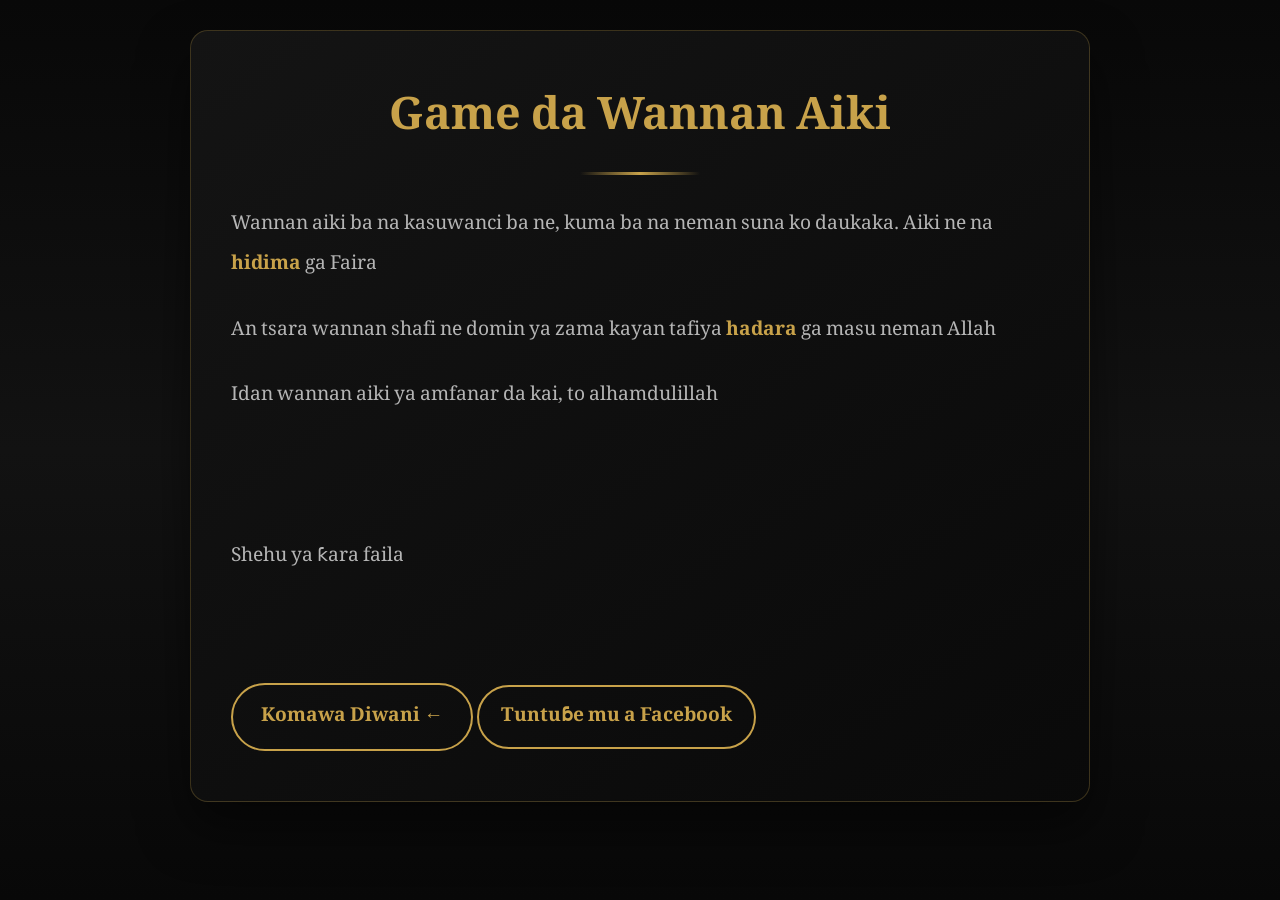
<file: about.html>
<!doctype html>
<html lang="ha">
<head>
  <meta charset="utf-8" />
  <meta name="viewport" content="width=device-width, initial-scale=1" />
  <title>Game da Wannan Aiki</title>

  <link href="https://fonts.googleapis.com/css2?family=Amiri:wght@400;700&family=Noto+Naskh+Arabic:wght@400;600;700&display=swap" rel="stylesheet">

  <style>
    :root {
      --bg: #0e0e0e;
      --card: #151515;
      --accent: #c8a24a;
      --text: #f5f5f5;
      --muted: #b5b5b5;
      --radius: 18px;
    }

    * {
      box-sizing: border-box;
      margin: 0;
      padding: 0;
    }

    body {
      font-family: 'Noto Naskh Arabic', 'Amiri', serif;
      background: linear-gradient(180deg, #080808, #121212, #080808);
      color: var(--text);
      direction: rtl;
      min-height: 100vh;
      padding: 30px 15px;
    }

    .container {
      max-width: 900px;
      margin: 0 auto;
    }

    .card {
      background: linear-gradient(145deg, rgba(21,21,21,0.95), rgba(10,10,10,0.95));
      border-radius: var(--radius);
      padding: 50px 40px;
      border: 1px solid rgba(200,162,74,0.25);
      box-shadow: 0 25px 50px rgba(0,0,0,0.5);
      animation: fadeInUp 1.4s ease-out;
    }

    h1 {
      text-align: center;
      font-size: 2.8rem;
      color: var(--accent);
      margin-bottom: 30px;
    }

    h1::after {
      content: '';
      display: block;
      width: 120px;
      height: 3px;
      margin: 15px auto 0;
      background: linear-gradient(90deg, transparent, var(--accent), transparent);
    }

    .text {
      font-size: 1.2rem;
      line-height: 2.1;
      color: var(--muted);
      text-align: left;
    }

    .text p {
      margin-bottom: 25px;
    }

    .highlight {
      color: var(--accent);
      font-weight: bold;
    }

    .back-link {
      display: inline-block;
      margin-top: 40px;
      text-decoration: none;
      color: var(--accent);
      font-weight: bold;
      border: 2px solid var(--accent);
      padding: 12px 28px;
      border-radius: 999px;
      transition: 0.4s ease;
    }

    .back-link:hover {
      background: rgba(200,162,74,0.15);
      transform: translateY(-3px);
    }

    @keyframes fadeInUp {
      from { opacity: 0; transform: translateY(30px); }
      to   { opacity: 1; transform: translateY(0); }
    }

    @media (max-width: 600px) {
      .card {
        padding: 30px 20px;
      }
      h1 {
        font-size: 2.2rem;
      }
      .text {
        font-size: 1.05rem;
        text-align: center;
      }
    }
  .text a {
  color: var(--accent);
  text-decoration: none;
  font-weight: bold;
  transition: 0.3s ease;
}

.text a:hover {
  text-decoration: underline;
  opacity: 0.85;
}
  .fb-button {
  display: inline-block;
  margin-top: 10px;
  padding: 10px 22px;
  border-radius: 999px;
  border: 2px solid var(--accent);
  color: var(--accent);
  font-weight: bold;
  text-decoration: none;
  transition: 0.4s ease;
  background: transparent;
}

.fb-button:hover {
  background: rgba(200,162,74,0.15);
  transform: translateY(-2px);
}
  </style>
</head>

<body>
  <div class="container">
    <div class="card">

      <h1>Game da Wannan Aiki</h1>

      <div class="text">


        <p>
          Wannan aiki ba na kasuwanci ba ne, kuma ba na neman suna ko daukaka.
          Aiki ne na <span class="highlight">hidima </span> ga Faira
        </p>

        <p>
          An tsara wannan shafi ne domin ya zama kayan tafiya <span class="highlight">hadara</span>
          ga masu neman Allah
        </p>

        <p>
          Idan wannan aiki ya amfanar da kai, to alhamdulillah
          <br><br>
          <br><br>Shehu ya ƙara faila
        </p>
<br><a href="https://www.facebook.com/share/1AYvSsG4sb/" 
   class="fb-button" 
   target="_blank" 
   rel="noopener noreferrer">
   Tuntuɓe mu a Facebook
</a>

        <a href="index.html" class="back-link">← Komawa Diwani</a>
      </div>

    </div>
  </div>
</body>
</html>
</file>
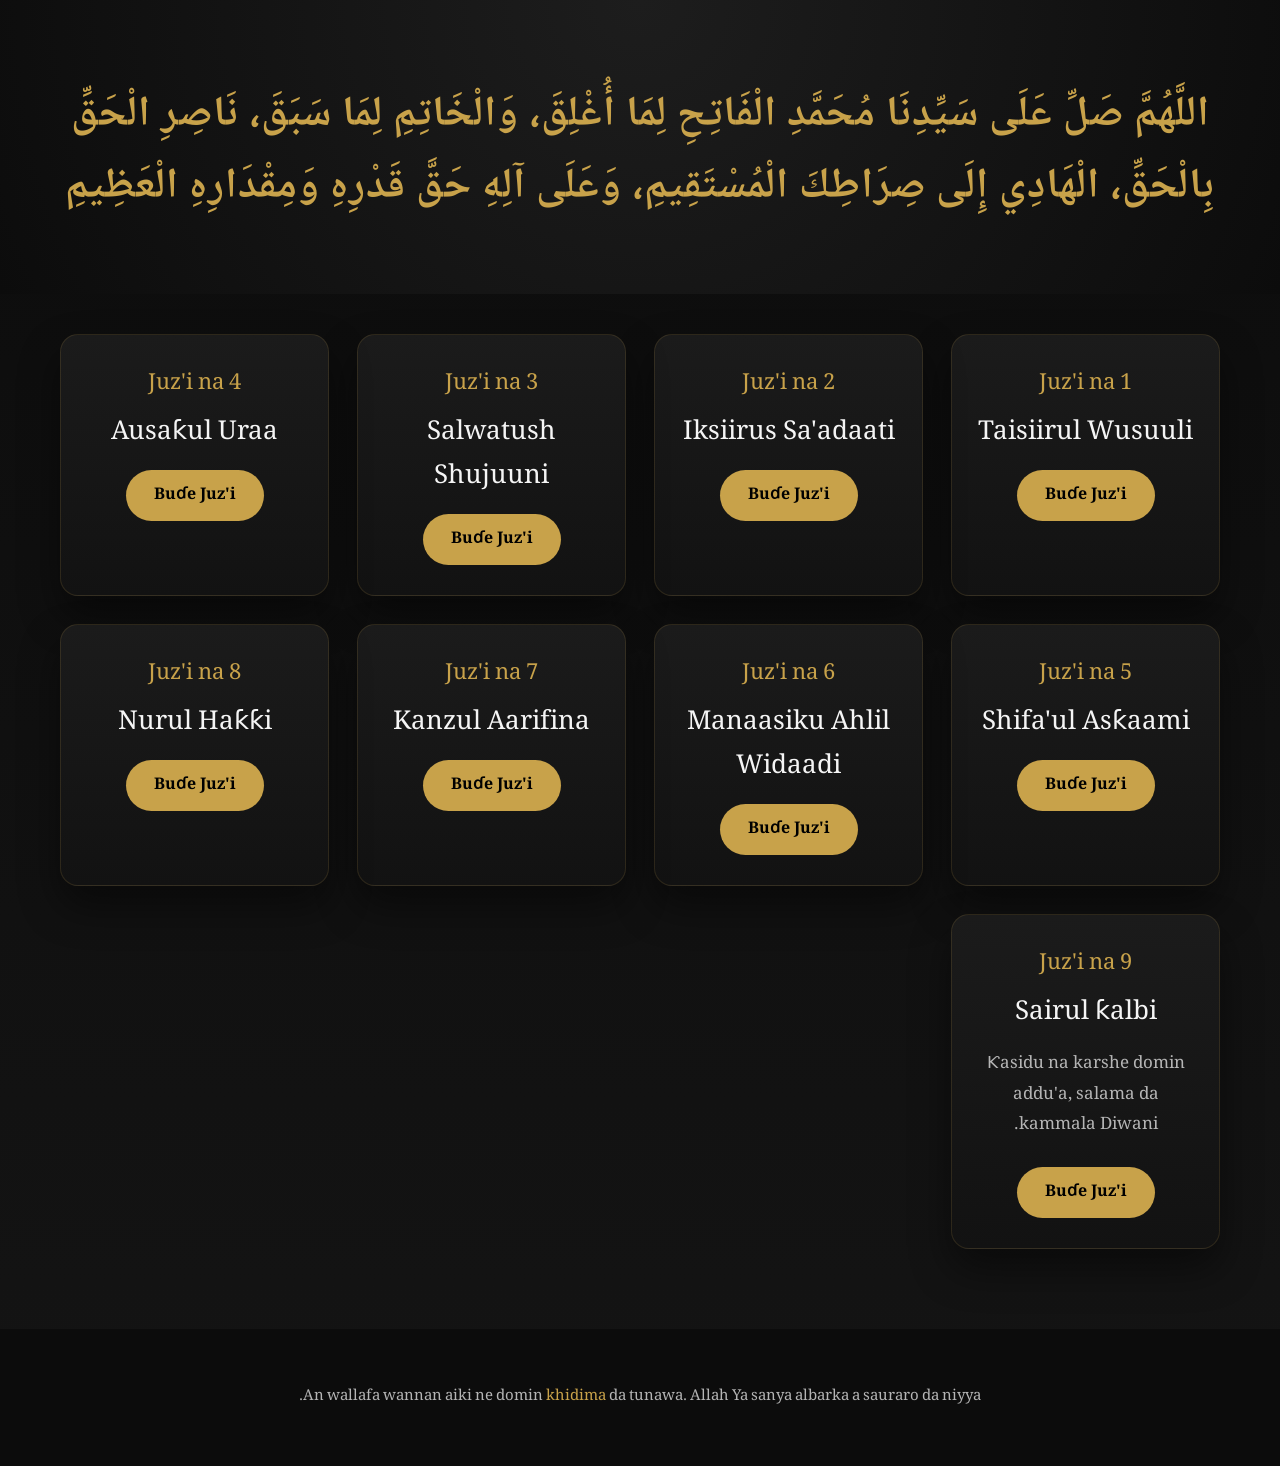
<file: main.html>
<!doctype html>

<html lang="ha">
<head>
  <meta charset="utf-8" />
  <meta name="viewport" content="width=device-width, initial-scale=1" />
  <title>Diwani na Shaykh Ibrahim Niasse</title>  <!-- Fonts -->  <link href="https://fonts.googleapis.com/css2?family=Amiri:ital,wght@0,400;0,700;1,400&family=Noto+Naskh+Arabic:wght@400;600;700&display=swap" rel="stylesheet">  <style>
    :root{
      --bg:#0e0e0e;
      --card:#151515;
      --accent:#c8a24a;
      --text:#f5f5f5;
      --muted:#b5b5b5;
      --radius:18px;
    }

    *{ box-sizing:border-box; }

    body{
      margin:0;
      font-family:'Noto Naskh Arabic','Amiri',serif;
      background:linear-gradient(180deg,#0c0c0c,#141414);
      color:var(--text);
      direction:rtl;
    }

    header{
      padding:80px 20px 60px;
      text-align:center;
      background:radial-gradient(circle at top,#1d1d1d,#0c0c0c);
    }

    header h4{
      font-size:42px;
      margin:0 0 10px;
      color:var(--accent);
      letter-spacing:1px;
    }

    header p{
      font-size:20px;
      max-width:720px;
      margin:0 auto;
      color:var(--muted);
      line-height:1.9;
    }

    main{
      max-width:1200px;
      margin:0 auto;
      padding:40px 20px 80px;
    }

    .juz-grid{
      display:grid;
      grid-template-columns:repeat(auto-fit,minmax(260px,1fr));
      gap:28px;
    }

    .juz-card{
      background:linear-gradient(180deg,#1b1b1b,#121212);
      border-radius:var(--radius);
      padding:30px 25px;
      text-align:center;
      box-shadow:0 20px 40px rgba(0,0,0,.45);
      transition:transform .4s ease, box-shadow .4s ease;
      border:1px solid rgba(200,162,74,.15);
    }

    .juz-card:hover{
      transform:translateY(-6px);
      box-shadow:0 30px 60px rgba(0,0,0,.6);
    }

    .juz-number{
      font-size:22px;
      color:var(--accent);
      margin-bottom:8px;
    }

    .juz-title{
      font-size:26px;
      margin-bottom:15px;
    }

    .juz-desc{
      font-size:17px;
      color:var(--muted);
      margin-bottom:25px;
      line-height:1.8;
    }

    .juz-card a{
      display:inline-block;
      padding:12px 28px;
      border-radius:999px;
      background:var(--accent);
      color:#000;
      font-weight:700;
      text-decoration:none;
      transition:background .3s ease;
    }

    .juz-card a:hover{
      background:#e0bc63;
    }

    footer{
      text-align:center;
      padding:40px 20px;
      background:#0c0c0c;
      color:var(--muted);
      font-size:15px;
      line-height:1.8;
    }

    footer span{ color:var(--accent); }

    @media(max-width:600px){
      header h4{ font-size:32px; }
      header p{ font-size:18px; }
    }
  </style></head>
<body><header>
  <h4>
اللَّهُمَّ صَلِّ عَلَى سَيِّدِنَا مُحَمَّدِ الْفَاتِحِ لِمَا أُغْلِقَ، وَالْخَاتِمِ لِمَا سَبَقَ، نَاصِرِ الْحَقِّ بِالْحَقِّ، الْهَادِي إِلَى صِرَاطِكَ الْمُسْتَقِيمِ، وَعَلَى آلِهِ حَقَّ قَدْرِهِ وَمِقْدَارِهِ الْعَظِيمِ</h4>
</header><main>
  <section class="juz-grid"><div class="juz-card">
  <div class="juz-number">Juz'i na 1</div>
  <div class="juz-title">Taisiirul Wusuuli</div>
  <a href="juz/juz1.html">Buɗe Juz'i</a>
</div>

<div class="juz-card">
  <div class="juz-number">Juz'i na 2</div>
  <div class="juz-title">Iksiirus Sa'adaati</div>
  <a href="juz/juz2.html">Buɗe Juz'i</a>
</div>

<div class="juz-card">
  <div class="juz-number">Juz'i na 3</div>
  <div class="juz-title">Salwatush Shujuuni</div>
  <a href="juz/juz3.html">Buɗe Juz'i</a>
</div>

 <div class="juz-card">
  <div class="juz-number">Juz'i na 4</div>
  <div class="juz-title">Ausaƙul Uraa</div>
  <a href="juz/juz4.html">Buɗe Juz'i</a>
</div>

<div class="juz-card">
  <div class="juz-number">Juz'i na 5</div>
  <div class="juz-title">Shifa'ul Asƙaami</div>
  <a href="juz/juz5.html">Buɗe Juz'i</a>
</div>

<div class="juz-card">
  <div class="juz-number">Juz'i na 6</div>
  <div class="juz-title">Manaasiku Ahlil Widaadi</div>
  <a href="juz/juz6.html">Buɗe Juz'i</a>
</div>

<div class="juz-card">
  <div class="juz-number">Juz'i na 7</div>
  <div class="juz-title">Kanzul Aarifina</div>
  <a href="juz/juz7.html">Buɗe Juz'i</a>
</div>

<div class="juz-card">
  <div class="juz-number">Juz'i na 8</div>
  <div class="juz-title">Nurul Haƙƙi</div>
  <a href="juz/juz8.html">Buɗe Juz'i</a>
</div>

<div class="juz-card">
  <div class="juz-number">Juz'i na 9</div>
  <div class="juz-title">Sairul ƙalbi</div>
  <div class="juz-desc">
    Ƙasidu na karshe domin addu'a, salama da kammala Diwani.
  </div>
  <a href="juz/juz9.html">Buɗe Juz'i</a>
</div>
    
  </section>
</main><footer>
  <p>
    An wallafa wannan aiki ne domin <span>khidima</span> da tunawa.
    Allah Ya sanya albarka a sauraro da niyya.
  </p>
</footer></body>
  </html>
</file>
